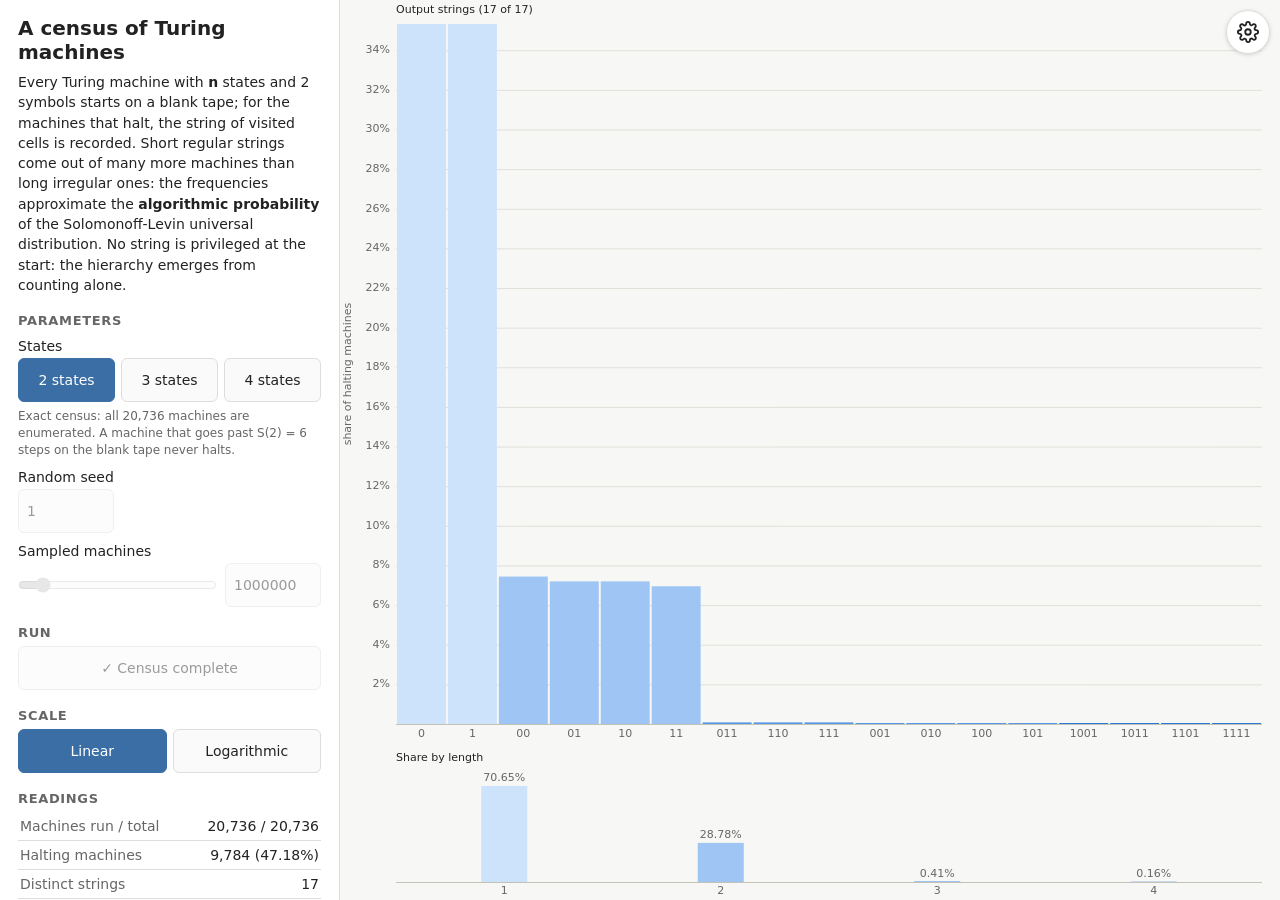
<file: simulations/foundations/turing-census/index.html>
<!DOCTYPE html>
<html lang="it">
<head>
<meta charset="utf-8">
<meta name="viewport" content="width=device-width, initial-scale=1, viewport-fit=cover">
<title>Censimento delle macchine di Turing</title>
<link rel="stylesheet" href="css/style.css">
<link rel="stylesheet" href="../../shared/css/settings.css">
</head>
<body>
<aside id="panel">
  <h1 data-i18n="heading"></h1>
  <p class="intro" data-i18n-html="intro"></p>

  <h2 data-i18n="parameters"></h2>
  <span id="statesLabel" class="label" data-i18n="statesLabel"></span>
  <div class="buttons" role="group" aria-labelledby="statesLabel">
    <button type="button" data-states="2" data-i18n="states2"></button>
    <button type="button" data-states="3" data-i18n="states3"></button>
    <button type="button" data-states="4" data-i18n="states4"></button>
  </div>
  <p class="note" id="modeNote"></p>
  <label for="seed" data-i18n="seedLabel"></label>
  <input type="number" id="seed" min="0" max="99999" step="1" value="1">
  <label id="samplesLabel" for="samples" data-i18n="samplesLabel"></label>
  <div class="row">
    <input type="range" id="samples" min="100000" max="10000000" step="100000" value="1000000">
    <input type="number" id="samplesNum" min="100000" max="10000000" step="100000" value="1000000" aria-labelledby="samplesLabel">
  </div>

  <h2 data-i18n="run"></h2>
  <div class="buttons"><button type="button" id="play" data-i18n="pause"></button></div>

  <h2 data-i18n="scale"></h2>
  <div class="buttons">
    <button type="button" data-scale="lin" data-i18n="scaleLin"></button>
    <button type="button" data-scale="log" data-i18n="scaleLog"></button>
  </div>

  <h2 data-i18n="readings"></h2>
  <table id="readout">
    <tr><th data-i18n="rMachines"></th><td id="rMachines"></td></tr>
    <tr><th data-i18n="rHalting"></th><td id="rHalting"></td></tr>
    <tr><th data-i18n="rDistinct"></th><td id="rDistinct"></td></tr>
    <tr><th data-i18n="rLongest"></th><td id="rLongest"></td></tr>
    <tr><th data-i18n="rTop"></th><td id="rTop"></td></tr>
  </table>

  <h2 data-i18n="legend"></h2>
  <ul class="legend">
    <li><span class="sw sw-bar"></span><span data-i18n="legBar"></span></li>
    <li><span class="sw sw-ramp"></span><span data-i18n="legColour"></span></li>
    <li><span class="sw sw-strip"></span><span data-i18n="legStrip"></span></li>
    <li><span class="sw sw-accent"></span><span data-i18n="legAccent"></span></li>
  </ul>
  <p class="note" data-i18n-html="docNote"></p>
</aside>

<main id="view">
  <div id="graphBox">
    <span id="graphTitle" class="visually-hidden" data-i18n="graphAria"></span>
    <canvas id="graph" role="img" aria-labelledby="graphTitle"></canvas>
    <div id="tooltip" hidden></div>
  </div>
</main>

<script src="js/i18n.js"></script>

<script src="../../shared/js/settings.js"></script>
<script src="js/model.js"></script>
<script src="js/graph.js"></script>
<script src="js/app.js"></script>
</body>
</html>
</file>
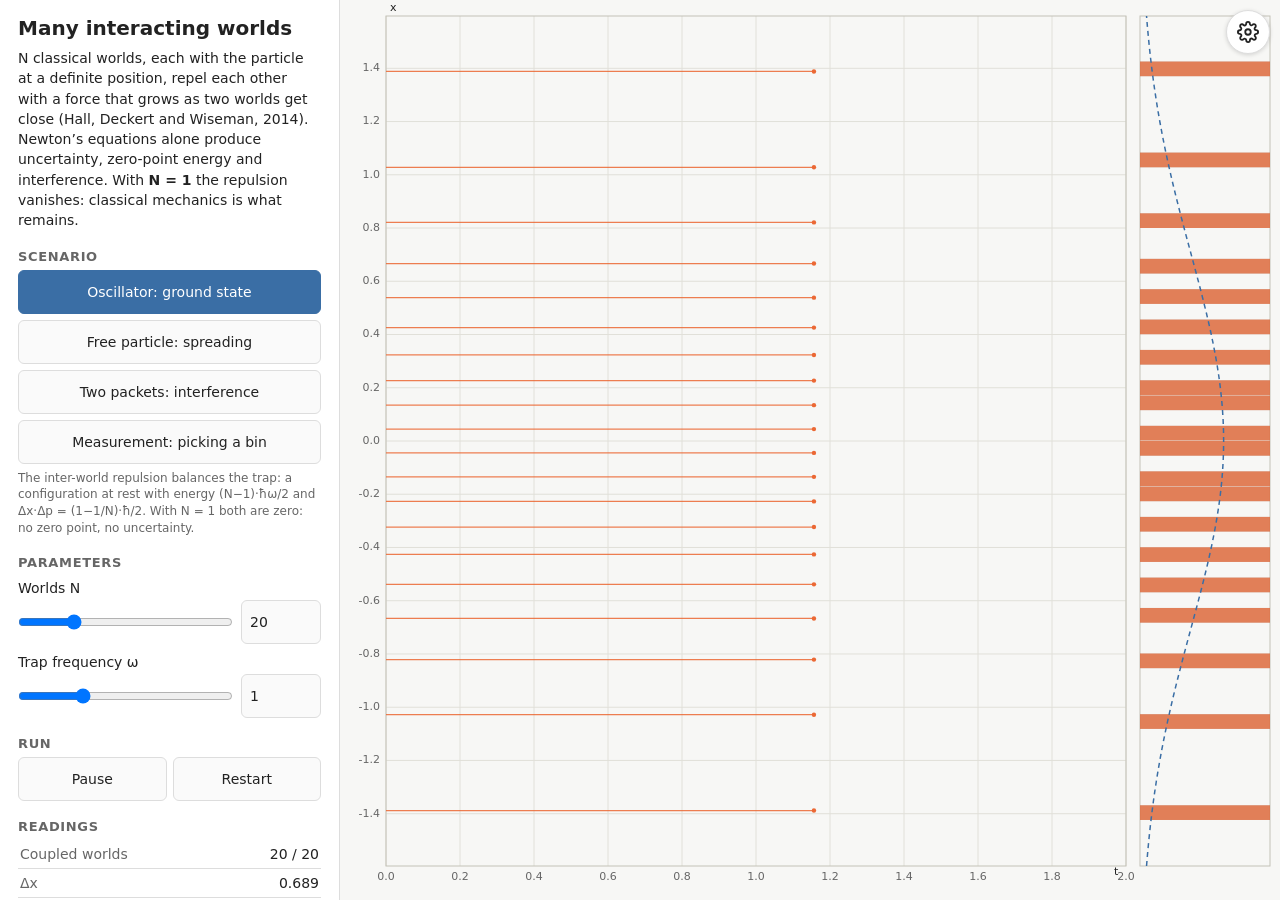
<file: simulations/quantum-mechanics/many-interacting-worlds/index.html>
<!DOCTYPE html>
<html lang="it">
<head>
<meta charset="utf-8">
<meta name="viewport" content="width=device-width, initial-scale=1, viewport-fit=cover">
<title>Molti mondi interagenti</title>
<link rel="stylesheet" href="css/style.css">
<link rel="stylesheet" href="../../shared/css/settings.css">
</head>
<body>
<aside id="panel">
  <h1 data-i18n="heading"></h1>
  <p class="intro" data-i18n-html="intro"></p>

  <h2 data-i18n="scenario"></h2>
  <div class="buttons stack">
    <button type="button" data-scenario="ground" data-i18n="scGround"></button>
    <button type="button" data-scenario="free" data-i18n="scFree"></button>
    <button type="button" data-scenario="collision" data-i18n="scCollision"></button>
    <button type="button" data-scenario="measure" data-i18n="scMeasure"></button>
  </div>
  <p class="note" id="scenarioNote"></p>

  <h2 data-i18n="parameters"></h2>
  <label id="worldsLabel" for="worlds" data-i18n="worldsLabel"></label>
  <div class="row">
    <input type="range" id="worlds" min="1" max="80" step="1" value="20">
    <input type="number" id="worldsNum" min="1" max="80" step="1" value="20" aria-labelledby="worldsLabel">
  </div>
  <label id="omegaLabel" for="omega" data-i18n="omegaLabel"></label>
  <div class="row">
    <input type="range" id="omega" min="0.2" max="3" step="0.1" value="1">
    <input type="number" id="omegaNum" min="0.2" max="3" step="0.1" value="1" aria-labelledby="omegaLabel">
  </div>
  <div id="speedGroup" hidden>
    <label id="speedLabel" for="speed" data-i18n="speedLabel"></label>
    <div class="row">
      <input type="range" id="speed" min="0.5" max="6" step="0.5" value="3">
      <input type="number" id="speedNum" min="0.5" max="6" step="0.5" value="3" aria-labelledby="speedLabel">
    </div>
  </div>
  <div id="deltaGroup" hidden>
    <label id="deltaLabel" for="delta" data-i18n="deltaLabel"></label>
    <div class="row">
      <input type="range" id="delta" min="0.1" max="2" step="0.05" value="0.4">
      <input type="number" id="deltaNum" min="0.1" max="2" step="0.05" value="0.4" aria-labelledby="deltaLabel">
    </div>
    <div class="buttons"><button type="button" id="measureBtn" data-i18n="doMeasure"></button></div>
    <p class="note" id="measureNote"></p>
  </div>

  <h2 data-i18n="run"></h2>
  <div class="buttons">
    <button type="button" id="play" data-i18n="pause"></button>
    <button type="button" id="restart" data-i18n="restart"></button>
  </div>

  <h2 data-i18n="readings"></h2>
  <table id="readout">
    <tr><th data-i18n="rWorlds"></th><td id="rWorlds"></td></tr>
    <tr><th data-i18n="rDx"></th><td id="rDx"></td></tr>
    <tr><th data-i18n="rDp"></th><td id="rDp"></td></tr>
    <tr><th data-i18n="rProduct"></th><td id="rProduct"></td></tr>
    <tr><th data-i18n="rBound"></th><td id="rBound"></td></tr>
    <tr><th data-i18n="rEnergy"></th><td id="rEnergy"></td></tr>
    <tr id="rowEnergyExp"><th data-i18n="rEnergyExp"></th><td id="rEnergyExp"></td></tr>
    <tr id="rowSpread" hidden><th data-i18n="rSpread"></th><td id="rSpread"></td></tr>
  </table>

  <h2 data-i18n="legend"></h2>
  <ul class="legend">
    <li><span class="sw sw-world"></span><span data-i18n="legWorld"></span></li>
    <li><span class="sw sw-chosen"></span><span data-i18n="legChosen"></span></li>
    <li><span class="sw sw-discarded"></span><span data-i18n="legDiscarded"></span></li>
    <li><span class="sw sw-density"></span><span data-i18n="legDensity"></span></li>
    <li><span class="sw sw-theory"></span><span data-i18n="legTheory"></span></li>
  </ul>
  <p class="note" data-i18n-html="docNote"></p>
</aside>

<main id="view">
  <div id="graphBox">
    <span id="graphTitle" class="visually-hidden" data-i18n="graphAria"></span>
    <canvas id="graph" role="img" aria-labelledby="graphTitle"></canvas>
    <div id="tooltip" hidden></div>
  </div>
</main>

<script src="js/i18n.js"></script>

<script src="../../shared/js/settings.js"></script>
<script src="js/model.js"></script>
<script src="js/graph.js"></script>
<script src="js/app.js"></script>
</body>
</html>
</file>
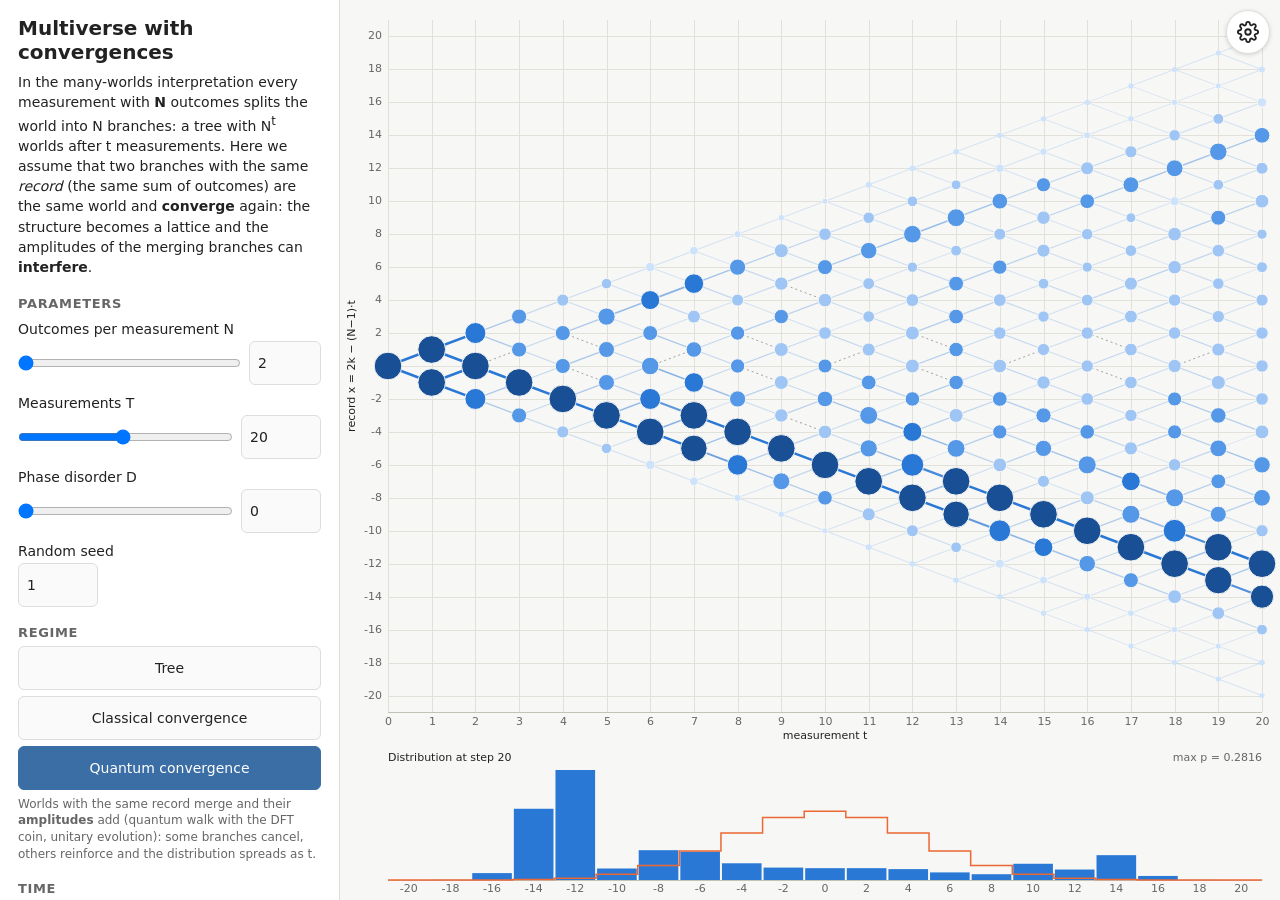
<file: simulations/quantum-mechanics/many-worlds/index.html>
<!DOCTYPE html>
<html lang="it">
<head>
<meta charset="utf-8">
<meta name="viewport" content="width=device-width, initial-scale=1, viewport-fit=cover">
<title>Multiverso con convergenze</title>
<link rel="stylesheet" href="css/style.css">
<link rel="stylesheet" href="../../shared/css/settings.css">
</head>
<body>
<aside id="panel">
  <h1 data-i18n="heading"></h1>
  <p class="intro" data-i18n-html="intro"></p>

  <h2 data-i18n="parameters"></h2>
  <label id="outcomesLabel" for="outcomes" data-i18n="outcomesLabel"></label>
  <div class="row">
    <input type="range" id="outcomes" min="2" max="4" step="1" value="2">
    <input type="number" id="outcomesNum" min="2" max="4" step="1" value="2" aria-labelledby="outcomesLabel">
  </div>
  <label id="stepsLabel" for="steps" data-i18n="stepsLabel"></label>
  <div class="row">
    <input type="range" id="steps" min="1" max="40" step="1" value="20">
    <input type="number" id="stepsNum" min="1" max="40" step="1" value="20" aria-labelledby="stepsLabel">
  </div>
  <p class="note" id="stepsNote" hidden></p>
  <label id="disorderLabel" for="disorder" data-i18n="disorderLabel"></label>
  <div class="row">
    <input type="range" id="disorder" min="0" max="1" step="0.05" value="0">
    <input type="number" id="disorderNum" min="0" max="1" step="0.05" value="0" aria-labelledby="disorderLabel">
  </div>
  <label for="seed" data-i18n="seedLabel"></label>
  <input type="number" id="seed" min="0" max="99999" step="1" value="1">

  <h2 data-i18n="regime"></h2>
  <div class="buttons stack">
    <button type="button" data-regime="tree" data-i18n="regimeTree"></button>
    <button type="button" data-regime="classical" data-i18n="regimeClassical"></button>
    <button type="button" data-regime="quantum" data-i18n="regimeQuantum"></button>
  </div>
  <p class="note" id="regimeNote"></p>

  <h2 data-i18n="time"></h2>
  <label id="stepLabel" for="step" data-i18n="stepLabel"></label>
  <div class="row">
    <input type="range" id="step" min="0" max="20" step="1" value="20">
    <input type="number" id="stepNum" min="0" max="20" step="1" value="20" aria-labelledby="stepLabel">
  </div>
  <div class="buttons"><button type="button" id="play" data-i18n="play"></button></div>

  <h2 data-i18n="view"></h2>
  <div class="buttons">
    <button type="button" data-view="graph" data-i18n="viewGraph"></button>
    <button type="button" data-view="table" data-i18n="viewTable"></button>
  </div>

  <h2 data-i18n="readings"></h2>
  <table id="readout">
    <tr><th data-i18n-html="rWorldsTree"></th><td id="rWorldsTree"></td></tr>
    <tr><th data-i18n="rDistinct"></th><td id="rDistinct"></td></tr>
    <tr><th data-i18n="rEffClassical"></th><td id="rEffClassical"></td></tr>
    <tr><th data-i18n="rEffQuantum"></th><td id="rEffQuantum"></td></tr>
    <tr><th data-i18n="rSigmaClassical"></th><td id="rSigmaClassical"></td></tr>
    <tr><th data-i18n="rSigmaQuantum"></th><td id="rSigmaQuantum"></td></tr>
    <tr><th data-i18n="rSuppressedEdges"></th><td id="rSuppressedEdges"></td></tr>
    <tr><th data-i18n="rSuppressedNodes"></th><td id="rSuppressedNodes"></td></tr>
  </table>

  <h2 data-i18n="legend"></h2>
  <ul class="legend">
    <li><span class="sw sw-node"></span><span data-i18n="legNode"></span></li>
    <li><span class="sw sw-edge"></span><span data-i18n="legEdge"></span></li>
    <li><span class="sw sw-hollow"></span><span data-i18n="legSuppressed"></span></li>
    <li><span class="sw sw-accent"></span><span data-i18n="legHighlight"></span></li>
    <li><span class="sw sw-compare"></span><span data-i18n="legHistogram"></span></li>
  </ul>
  <p class="note" data-i18n-html="docNote"></p>
</aside>

<main id="view">
  <div id="graphBox">
    <span id="graphTitle" class="visually-hidden" data-i18n="graphAria"></span>
    <canvas id="graph" role="img" aria-labelledby="graphTitle"></canvas>
    <div id="tooltip" hidden></div>
  </div>
  <div id="tableBox" hidden>
    <table id="table">
      <caption id="tableCaption"></caption>
      <thead>
        <tr>
          <th data-i18n="thState"></th>
          <th data-i18n="thPaths"></th>
          <th data-i18n="thPClassical"></th>
          <th data-i18n="thPQuantum"></th>
          <th data-i18n="thRatio"></th>
        </tr>
      </thead>
      <tbody id="tableBody"></tbody>
    </table>
  </div>
</main>

<script src="js/i18n.js"></script>

<script src="../../shared/js/settings.js"></script>
<script src="js/model.js"></script>
<script src="js/graph.js"></script>
<script src="js/app.js"></script>
</body>
</html>
</file>
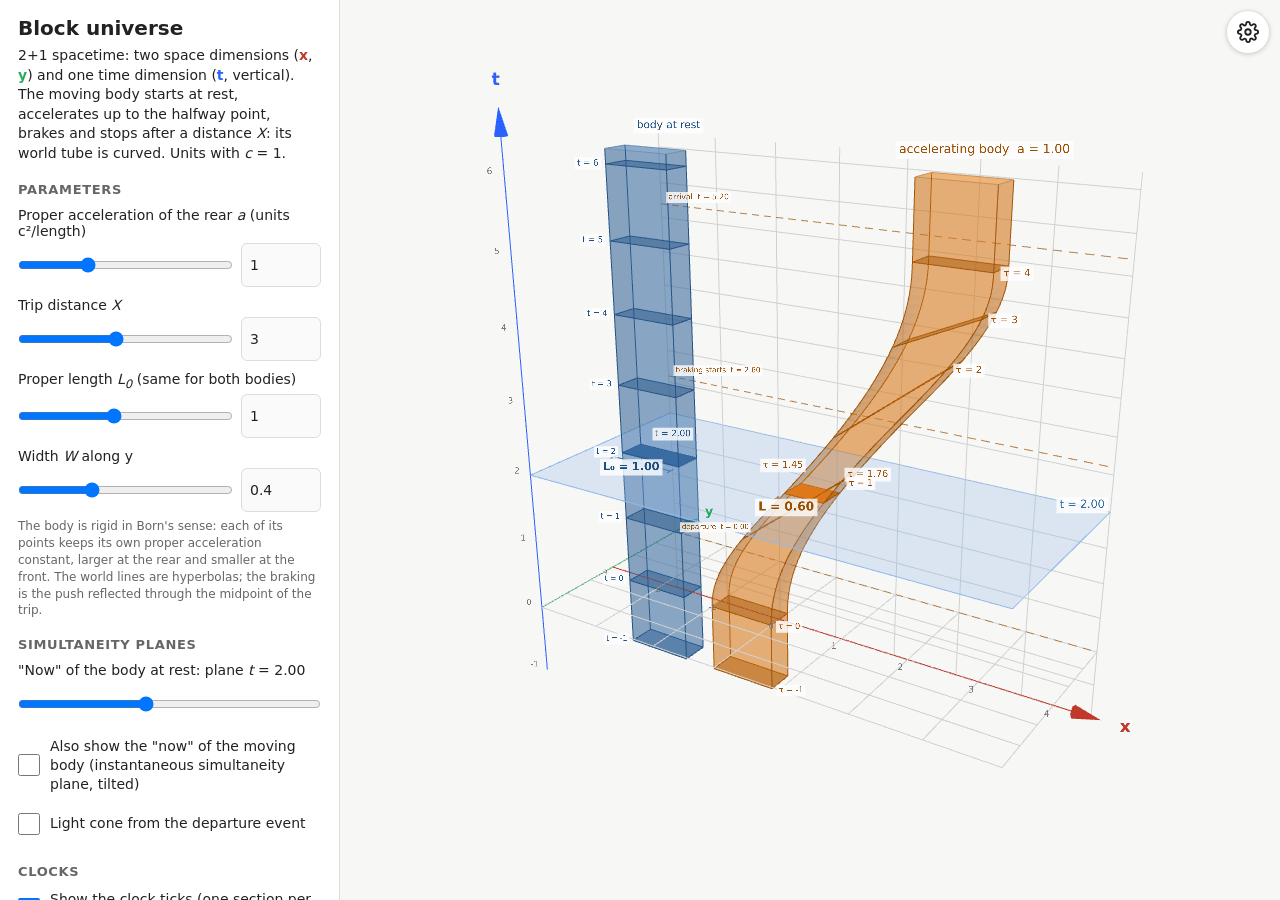
<file: simulations/relativity/accelerated-motion/index.html>
<!DOCTYPE html>
<html lang="it">
<head>
  <meta charset="utf-8">
  <meta name="viewport" content="width=device-width, initial-scale=1">
  <meta name="color-scheme" content="light dark">
  <title>Universo blocco: corpo che accelera</title>
  <link rel="icon" href="data:image/svg+xml,%3Csvg xmlns=%27http://www.w3.org/2000/svg%27 viewBox=%270 0 16 16%27%3E%3Crect x=%271%27 y=%271%27 width=%2714%27 height=%2714%27 rx=%272%27 fill=%27%233a6ea5%27/%3E%3Cpath d=%27M4 13 Q4 6 8 3 Q12 6 12 13 L9 13 Q9 8 8 7 Q7 8 7 13 Z%27 fill=%27%23e07b1a%27/%3E%3C/svg%3E">
  <link rel="stylesheet" href="css/style.css">
  <link rel="stylesheet" href="../../shared/css/settings.css">
</head>
<body>
  <aside id="panel">
    <h1 data-i18n="heading">Universo blocco</h1>
    <p class="intro" data-i18n-html="intro"></p>

    <section>
      <h2 data-i18n="parameters">Parametri</h2>
      <label for="accel" data-i18n-html="aLabel"></label>
      <div class="row">
        <input type="range" id="accel" min="0.1" max="3" step="0.05" value="1">
        <input type="number" id="accelNum" min="0.1" max="3" step="0.05" value="1" aria-labelledby="accel">
      </div>

      <label for="dist" data-i18n-html="XLabel"></label>
      <div class="row">
        <input type="range" id="dist" min="0.5" max="6" step="0.1" value="3">
        <input type="number" id="distNum" min="0.5" max="6" step="0.1" value="3" aria-labelledby="dist">
      </div>

      <label for="L0" data-i18n-html="L0Label"></label>
      <div class="row">
        <input type="range" id="L0" min="0.2" max="2" step="0.1" value="1">
        <input type="number" id="L0Num" min="0.2" max="2" step="0.1" value="1" aria-labelledby="L0">
      </div>

      <label for="W" data-i18n-html="WLabel"></label>
      <div class="row">
        <input type="range" id="W" min="0.1" max="1" step="0.05" value="0.4">
        <input type="number" id="WNum" min="0.1" max="1" step="0.05" value="0.4" aria-labelledby="W">
      </div>
      <p class="note" data-i18n-html="accelNote"></p>
    </section>

    <section>
      <h2 data-i18n="planes">Piani di simultaneità</h2>
      <label for="tNow"><span data-i18n-html="tNowLabel"></span> <span id="tNowVal">2.00</span></label>
      <input type="range" id="tNow" min="-1" max="6" step="0.01" value="2">

      <label class="check">
        <input type="checkbox" id="showMoving">
        <span data-i18n-html="showMoving"></span>
      </label>
      <div id="movingBlock" class="sub hidden">
        <label for="tau"><span data-i18n-html="tauLabel"></span> <span id="tauVal">1.50</span></label>
        <input type="range" id="tau" min="-1" max="5" step="0.01" value="1.5">
        <p class="note" data-i18n="minkowskiNote"></p>
      </div>

      <label class="check">
        <input type="checkbox" id="showCone">
        <span data-i18n="showCone"></span>
      </label>
    </section>

    <section>
      <h2 data-i18n="clocks">Orologi</h2>
      <label class="check">
        <input type="checkbox" id="showTicks" checked>
        <span data-i18n-html="showTicks"></span>
      </label>
      <p class="note" data-i18n-html="ticksNote"></p>
    </section>

    <section>
      <h2 data-i18n="view">Vista</h2>
      <div class="buttons">
        <button type="button" data-view="3d" class="active" data-i18n="view3d">3D</button>
        <button type="button" data-view="side" data-i18n="viewSide">Laterale x–t</button>
        <button type="button" data-view="top" data-i18n="viewTop">Dall'alto x–y</button>
      </div>
      <p class="note" data-i18n="viewHint"></p>
    </section>

    <section>
      <h2 data-i18n="readings">Letture</h2>
      <table id="readout">
        <tr><th colspan="2" class="group" data-i18n="trip"></th></tr>
        <tr><th data-i18n-html="rT"></th><td id="rT"></td></tr>
        <tr><th data-i18n-html="rTauTotal"></th><td id="rTauTotal" class="hl"></td></tr>
        <tr><th data-i18n-html="rTripRatio"></th><td id="rTripRatio"></td></tr>
        <tr><th data-i18n="rBetaMax"></th><td id="rBetaMax"></td></tr>
        <tr><th data-i18n-html="rAfront"></th><td id="rAfront"></td></tr>
        <tr><th colspan="2" class="group" data-i18n="onPlane"></th></tr>
        <tr><th data-i18n-html="rBeta"></th><td id="rBeta"></td></tr>
        <tr><th data-i18n-html="rGamma"></th><td id="rGamma"></td></tr>
        <tr><th data-i18n="rLstat"></th><td id="rLstat"></td></tr>
        <tr><th data-i18n="rLmov"></th><td id="rLmov" class="hl"></td></tr>
        <tr><th data-i18n-html="rLgamma"></th><td id="rLgamma"></td></tr>
        <tr><th data-i18n-html="rRatio"></th><td id="rRatio"></td></tr>
        <tr><th data-i18n="rAngle"></th><td id="rAngle"></td></tr>
        <tr class="movingOnly hidden"><th data-i18n="rMprop"></th><td id="rMprop"></td></tr>
        <tr class="movingOnly hidden"><th data-i18n="rMstat"></th><td id="rMstat" class="hl"></td></tr>
        <tr class="movingOnly hidden"><th data-i18n="rEucl"></th><td id="rEucl"></td></tr>
        <tr><th colspan="2" class="group" data-i18n="clocks"></th></tr>
        <tr><th data-i18n-html="rTstat"></th><td id="rTstat"></td></tr>
        <tr><th data-i18n-html="rTmov"></th><td id="rTmov" class="hl"></td></tr>
        <tr class="movingOnly hidden"><th data-i18n-html="rTmovProper"></th><td id="rTmovProper" class="hl"></td></tr>
        <tr class="movingOnly hidden"><th data-i18n-html="rTstatIn"></th><td id="rTstatIn"></td></tr>
      </table>
    </section>

    <section class="legend">
      <h2 data-i18n="legend">Legenda</h2>
      <ul>
        <li><span class="sw sw-stat"></span> <span data-i18n="legStat"></span></li>
        <li><span class="sw sw-mov"></span> <span data-i18n="legMov"></span></li>
        <li><span class="sw sw-plane"></span> <span data-i18n="legPlane"></span></li>
        <li><span class="sw sw-plane2"></span> <span data-i18n="legPlane2"></span></li>
        <li><span class="sw sw-cone"></span> <span data-i18n="legCone"></span></li>
        <li><span class="sw sw-tick"></span> <span data-i18n="legTick"></span></li>
      </ul>
      <p class="note" data-i18n-html="docNote"></p>
    </section>
  </aside>

  <main id="view"></main>

  <script src="../../shared/lib/three.min.js"></script>
  <script src="../../shared/lib/OrbitControls.js"></script>
  <script src="js/i18n.js"></script>
  <script src="../../shared/js/settings.js"></script>
  <script src="js/physics.js"></script>
  <script src="js/scene.js"></script>
  <script src="js/app.js"></script>
</body>
</html>
</file>
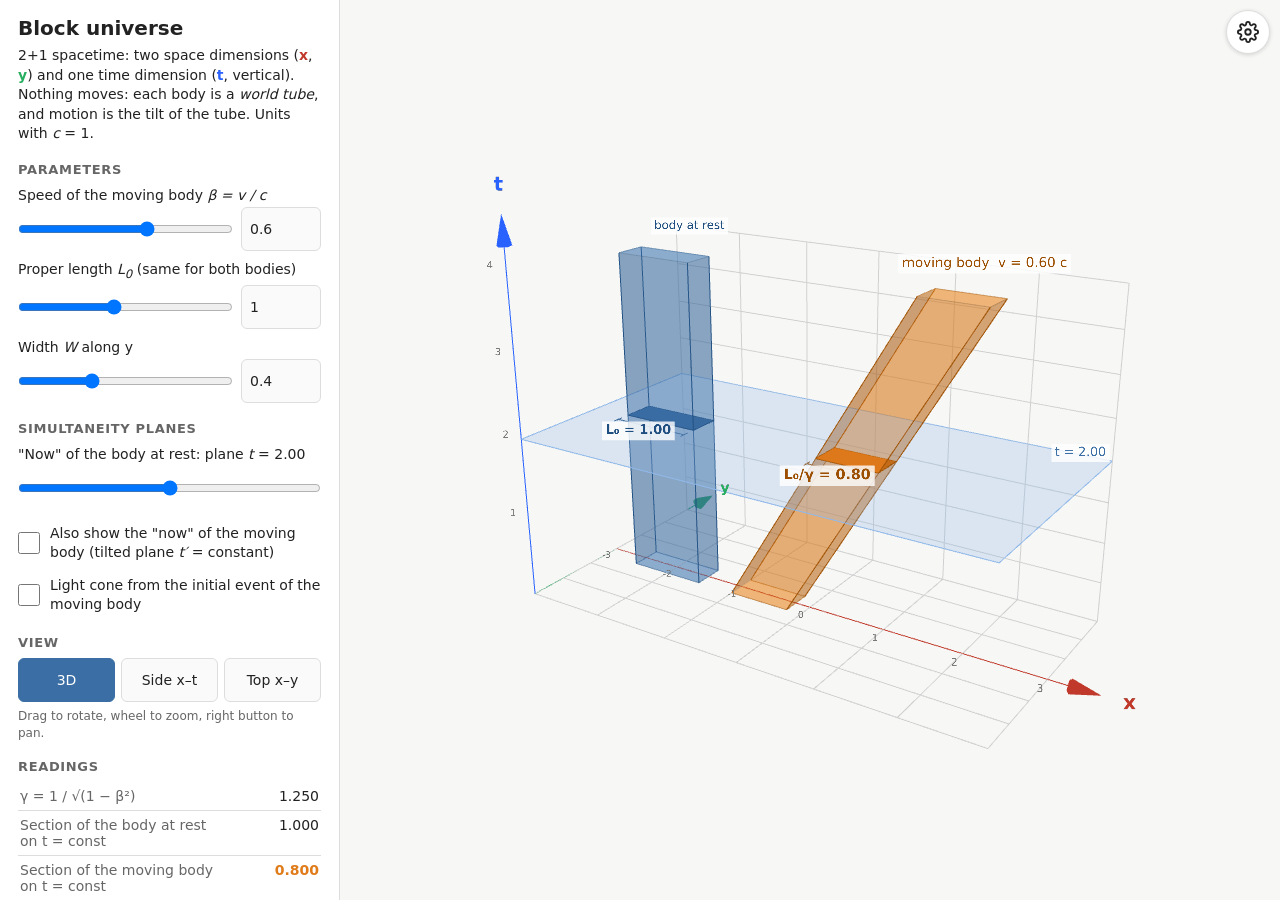
<file: simulations/relativity/length-contraction/index.html>
<!DOCTYPE html>
<html lang="it">
<head>
  <meta charset="utf-8">
  <meta name="viewport" content="width=device-width, initial-scale=1">
  <meta name="color-scheme" content="light dark">
  <title>Universo blocco: contrazione delle lunghezze</title>
  <link rel="icon" href="data:image/svg+xml,%3Csvg xmlns=%27http://www.w3.org/2000/svg%27 viewBox=%270 0 16 16%27%3E%3Crect x=%271%27 y=%271%27 width=%2714%27 height=%2714%27 rx=%272%27 fill=%27%233a6ea5%27/%3E%3Cpath d=%27M4 13 L9 3 L12 3 L7 13 Z%27 fill=%27%23e07b1a%27/%3E%3C/svg%3E">
  <link rel="stylesheet" href="css/style.css">
  <link rel="stylesheet" href="../../shared/css/settings.css">
</head>
<body>
  <aside id="panel">
    <h1 data-i18n="heading">Universo blocco</h1>
    <p class="intro" data-i18n-html="intro"></p>

    <section>
      <h2 data-i18n="parameters">Parametri</h2>
      <label for="beta" data-i18n-html="betaLabel"></label>
      <div class="row">
        <input type="range" id="beta" min="0" max="0.99" step="0.01" value="0.6">
        <input type="number" id="betaNum" min="0" max="0.99" step="0.01" value="0.6" aria-labelledby="beta">
      </div>

      <label for="L0" data-i18n-html="L0Label"></label>
      <div class="row">
        <input type="range" id="L0" min="0.2" max="2" step="0.1" value="1">
        <input type="number" id="L0Num" min="0.2" max="2" step="0.1" value="1" aria-labelledby="L0">
      </div>

      <label for="W" data-i18n-html="WLabel"></label>
      <div class="row">
        <input type="range" id="W" min="0.1" max="1" step="0.05" value="0.4">
        <input type="number" id="WNum" min="0.1" max="1" step="0.05" value="0.4" aria-labelledby="W">
      </div>
    </section>

    <section>
      <h2 data-i18n="planes">Piani di simultaneità</h2>
      <label for="tNow"><span data-i18n-html="tNowLabel"></span> <span id="tNowVal">2.00</span></label>
      <input type="range" id="tNow" min="0" max="4" step="0.01" value="2">

      <label class="check">
        <input type="checkbox" id="showMoving">
        <span data-i18n-html="showMoving"></span>
      </label>
      <div id="movingBlock" class="sub hidden">
        <label for="tau"><span data-i18n-html="tauLabel"></span> <span id="tauVal">2.00</span></label>
        <input type="range" id="tau" min="0" max="4" step="0.01" value="2">
        <p class="note" data-i18n="minkowskiNote"></p>
      </div>

      <label class="check">
        <input type="checkbox" id="showCone">
        <span data-i18n="showCone"></span>
      </label>
    </section>

    <section>
      <h2 data-i18n="view">Vista</h2>
      <div class="buttons">
        <button type="button" data-view="3d" class="active" data-i18n="view3d">3D</button>
        <button type="button" data-view="side" data-i18n="viewSide">Laterale x–t</button>
        <button type="button" data-view="top" data-i18n="viewTop">Dall'alto x–y</button>
      </div>
      <p class="note" data-i18n="viewHint"></p>
    </section>

    <section>
      <h2 data-i18n="readings">Letture</h2>
      <table id="readout">
        <tr><th data-i18n-html="rGamma"></th><td id="rGamma"></td></tr>
        <tr><th data-i18n="rLstat"></th><td id="rLstat"></td></tr>
        <tr><th data-i18n="rLmov"></th><td id="rLmov" class="hl"></td></tr>
        <tr><th data-i18n-html="rRatio"></th><td id="rRatio"></td></tr>
        <tr><th data-i18n="rAngle"></th><td id="rAngle"></td></tr>
        <tr class="movingOnly hidden"><th data-i18n="rMprop"></th><td id="rMprop"></td></tr>
        <tr class="movingOnly hidden"><th data-i18n="rMstat"></th><td id="rMstat" class="hl"></td></tr>
        <tr class="movingOnly hidden"><th data-i18n="rEucl"></th><td id="rEucl"></td></tr>
      </table>
    </section>

    <section class="legend">
      <h2 data-i18n="legend">Legenda</h2>
      <ul>
        <li><span class="sw sw-stat"></span> <span data-i18n="legStat"></span></li>
        <li><span class="sw sw-mov"></span> <span data-i18n="legMov"></span></li>
        <li><span class="sw sw-plane"></span> <span data-i18n="legPlane"></span></li>
        <li><span class="sw sw-plane2"></span> <span data-i18n="legPlane2"></span></li>
        <li><span class="sw sw-cone"></span> <span data-i18n="legCone"></span></li>
      </ul>
      <p class="note" data-i18n-html="docNote"></p>
    </section>
  </aside>

  <main id="view"></main>

  <script src="../../shared/lib/three.min.js"></script>
  <script src="../../shared/lib/OrbitControls.js"></script>
  <script src="js/i18n.js"></script>
  <script src="../../shared/js/settings.js"></script>
  <script src="js/physics.js"></script>
  <script src="js/scene.js"></script>
  <script src="js/app.js"></script>
</body>
</html>
</file>
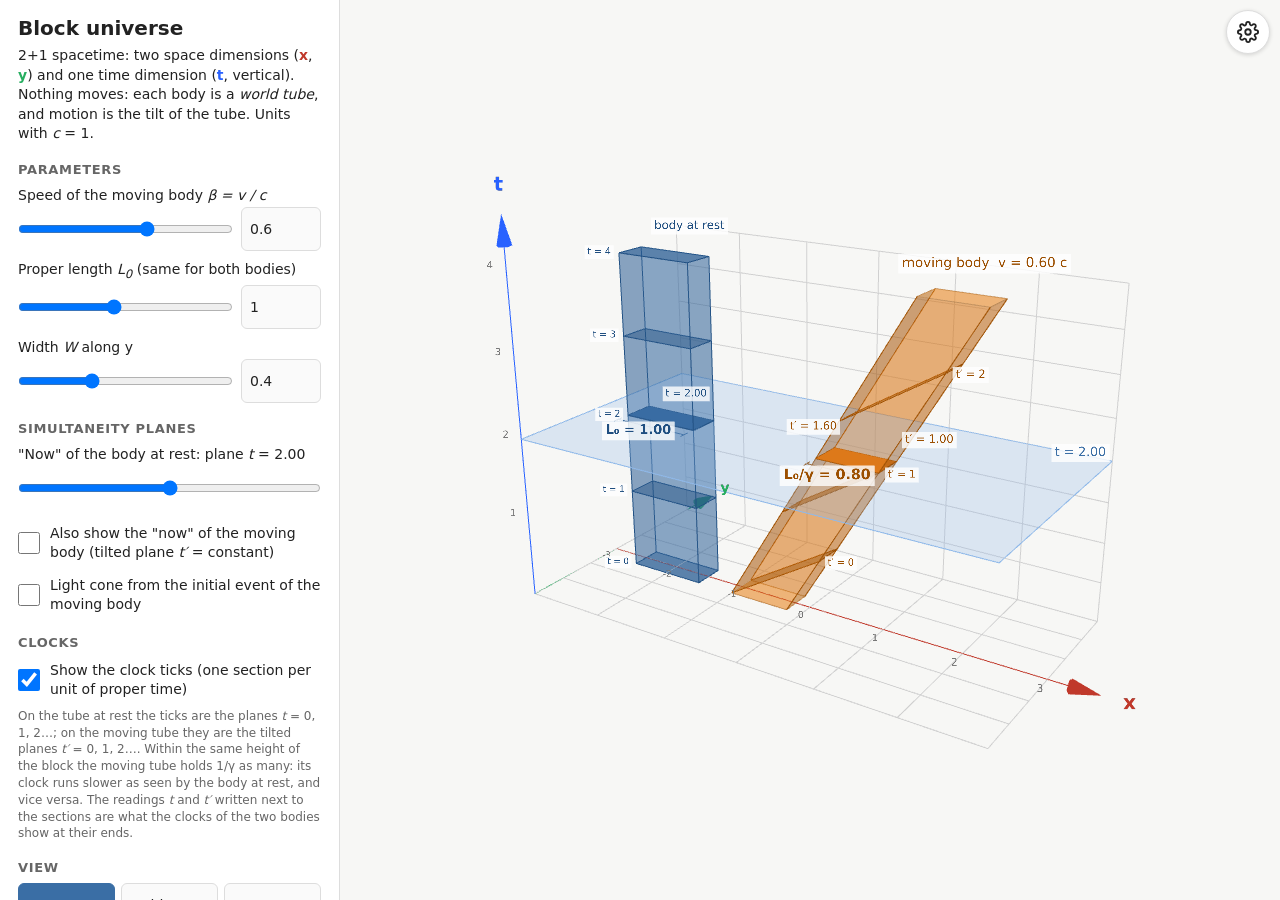
<file: simulations/relativity/time-dilation/index.html>
<!DOCTYPE html>
<html lang="it">
<head>
  <meta charset="utf-8">
  <meta name="viewport" content="width=device-width, initial-scale=1">
  <meta name="color-scheme" content="light dark">
  <title>Universo blocco: contrazione delle lunghezze e dilatazione del tempo</title>
  <link rel="icon" href="data:image/svg+xml,%3Csvg xmlns=%27http://www.w3.org/2000/svg%27 viewBox=%270 0 16 16%27%3E%3Crect x=%271%27 y=%271%27 width=%2714%27 height=%2714%27 rx=%272%27 fill=%27%233a6ea5%27/%3E%3Cpath d=%27M4 13 L9 3 L12 3 L7 13 Z%27 fill=%27%23e07b1a%27/%3E%3C/svg%3E">
  <link rel="stylesheet" href="css/style.css">
  <link rel="stylesheet" href="../../shared/css/settings.css">
</head>
<body>
  <aside id="panel">
    <h1 data-i18n="heading">Universo blocco</h1>
    <p class="intro" data-i18n-html="intro"></p>

    <section>
      <h2 data-i18n="parameters">Parametri</h2>
      <label for="beta" data-i18n-html="betaLabel"></label>
      <div class="row">
        <input type="range" id="beta" min="0" max="0.99" step="0.01" value="0.6">
        <input type="number" id="betaNum" min="0" max="0.99" step="0.01" value="0.6" aria-labelledby="beta">
      </div>

      <label for="L0" data-i18n-html="L0Label"></label>
      <div class="row">
        <input type="range" id="L0" min="0.2" max="2" step="0.1" value="1">
        <input type="number" id="L0Num" min="0.2" max="2" step="0.1" value="1" aria-labelledby="L0">
      </div>

      <label for="W" data-i18n-html="WLabel"></label>
      <div class="row">
        <input type="range" id="W" min="0.1" max="1" step="0.05" value="0.4">
        <input type="number" id="WNum" min="0.1" max="1" step="0.05" value="0.4" aria-labelledby="W">
      </div>
    </section>

    <section>
      <h2 data-i18n="planes">Piani di simultaneità</h2>
      <label for="tNow"><span data-i18n-html="tNowLabel"></span> <span id="tNowVal">2.00</span></label>
      <input type="range" id="tNow" min="0" max="4" step="0.01" value="2">

      <label class="check">
        <input type="checkbox" id="showMoving">
        <span data-i18n-html="showMoving"></span>
      </label>
      <div id="movingBlock" class="sub hidden">
        <label for="tau"><span data-i18n-html="tauLabel"></span> <span id="tauVal">2.00</span></label>
        <input type="range" id="tau" min="0" max="4" step="0.01" value="2">
        <p class="note" data-i18n="minkowskiNote"></p>
      </div>

      <label class="check">
        <input type="checkbox" id="showCone">
        <span data-i18n="showCone"></span>
      </label>
    </section>

    <section>
      <h2 data-i18n="clocks">Orologi</h2>
      <label class="check">
        <input type="checkbox" id="showTicks" checked>
        <span data-i18n-html="showTicks"></span>
      </label>
      <p class="note" data-i18n-html="ticksNote"></p>
    </section>

    <section>
      <h2 data-i18n="view">Vista</h2>
      <div class="buttons">
        <button type="button" data-view="3d" class="active" data-i18n="view3d">3D</button>
        <button type="button" data-view="side" data-i18n="viewSide">Laterale x–t</button>
        <button type="button" data-view="top" data-i18n="viewTop">Dall'alto x–y</button>
      </div>
      <p class="note" data-i18n="viewHint"></p>
    </section>

    <section>
      <h2 data-i18n="readings">Letture</h2>
      <table id="readout">
        <tr><th data-i18n-html="rGamma"></th><td id="rGamma"></td></tr>
        <tr><th data-i18n="rLstat"></th><td id="rLstat"></td></tr>
        <tr><th data-i18n="rLmov"></th><td id="rLmov" class="hl"></td></tr>
        <tr><th data-i18n-html="rRatio"></th><td id="rRatio"></td></tr>
        <tr><th data-i18n="rAngle"></th><td id="rAngle"></td></tr>
        <tr class="movingOnly hidden"><th data-i18n="rMprop"></th><td id="rMprop"></td></tr>
        <tr class="movingOnly hidden"><th data-i18n="rMstat"></th><td id="rMstat" class="hl"></td></tr>
        <tr class="movingOnly hidden"><th data-i18n="rEucl"></th><td id="rEucl"></td></tr>
        <tr><th colspan="2" class="group" data-i18n="clocks"></th></tr>
        <tr><th data-i18n-html="rTstat"></th><td id="rTstat"></td></tr>
        <tr><th data-i18n-html="rTmov"></th><td id="rTmov" class="hl"></td></tr>
        <tr><th data-i18n-html="rTratio"></th><td id="rTratio"></td></tr>
        <tr><th data-i18n="rProper"></th><td id="rProper" class="hl"></td></tr>
        <tr class="movingOnly hidden"><th data-i18n-html="rTmovProper"></th><td id="rTmovProper"></td></tr>
        <tr class="movingOnly hidden"><th data-i18n-html="rTstatIn"></th><td id="rTstatIn" class="hl"></td></tr>
      </table>
    </section>

    <section class="legend">
      <h2 data-i18n="legend">Legenda</h2>
      <ul>
        <li><span class="sw sw-stat"></span> <span data-i18n="legStat"></span></li>
        <li><span class="sw sw-mov"></span> <span data-i18n="legMov"></span></li>
        <li><span class="sw sw-plane"></span> <span data-i18n="legPlane"></span></li>
        <li><span class="sw sw-plane2"></span> <span data-i18n="legPlane2"></span></li>
        <li><span class="sw sw-cone"></span> <span data-i18n="legCone"></span></li>
        <li><span class="sw sw-tick"></span> <span data-i18n="legTick"></span></li>
      </ul>
      <p class="note" data-i18n-html="docNote"></p>
    </section>
  </aside>

  <main id="view"></main>

  <script src="../../shared/lib/three.min.js"></script>
  <script src="../../shared/lib/OrbitControls.js"></script>
  <script src="js/i18n.js"></script>
  <script src="../../shared/js/settings.js"></script>
  <script src="js/physics.js"></script>
  <script src="js/scene.js"></script>
  <script src="js/app.js"></script>
</body>
</html>
</file>
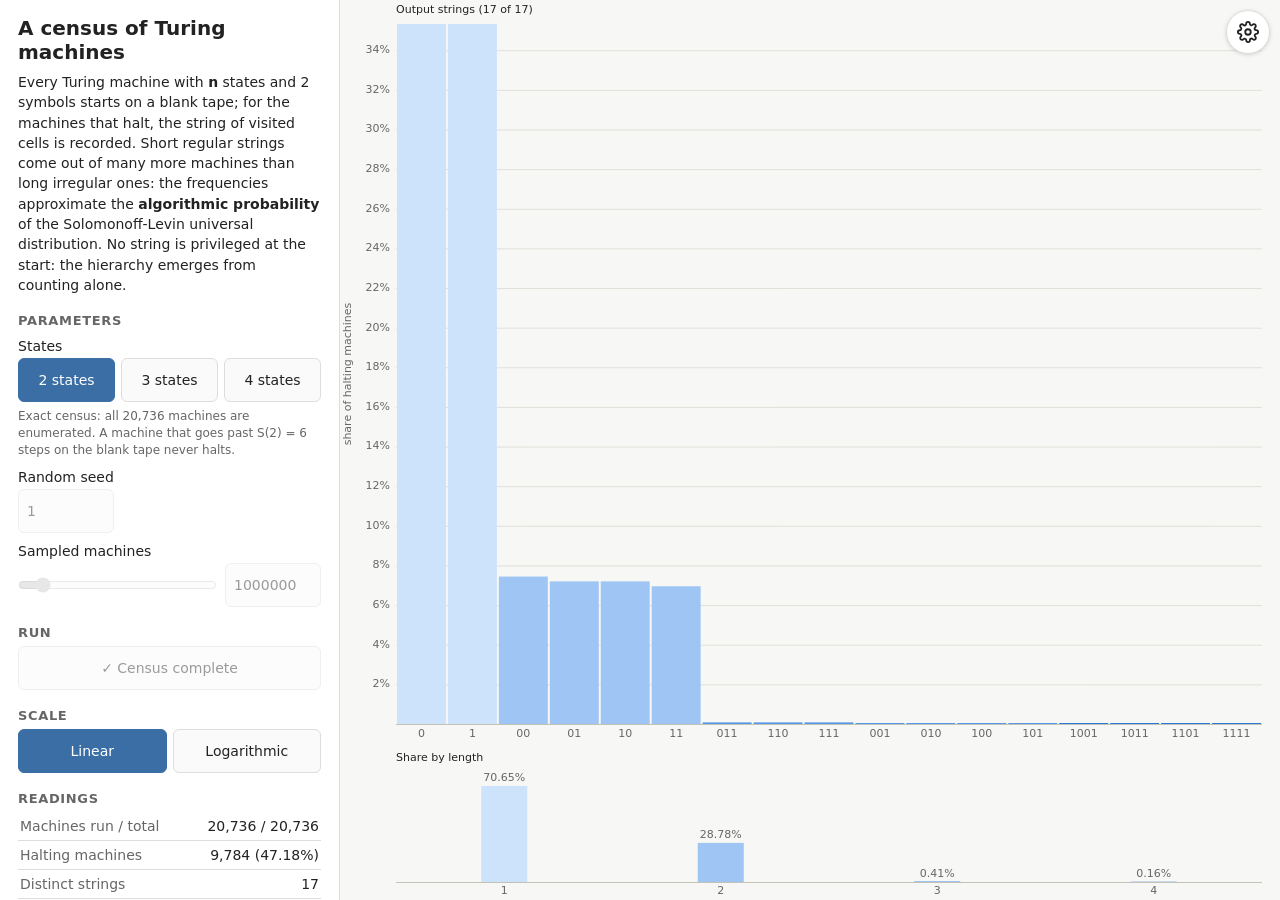
<file: simulations/foundations/turing-census/turing-census.standalone.html>
<!DOCTYPE html>
<html lang="it">
<head>
<meta charset="utf-8">
<meta name="viewport" content="width=device-width, initial-scale=1, viewport-fit=cover">
<title>Censimento delle macchine di Turing</title>
<style>
/* Theme tokens: light on :root, dark for the system preference (unless light is forced) and for the explicit choice */
:root {
  --bg: #f7f7f5;
  --panel: #ffffff;
  --control: #fafafa;
  --text: #222;
  --muted: #666;
  --border: #ddd;
  --stat: #3a6ea5;
  --mov: #e07b1a;
  --grid: #e1e0d9;
  --axis: #c3c2b7;
  --accent: #eb6834;
  --ramp-1: #cde2fb;
  --ramp-2: #9ec5f4;
  --ramp-3: #5598e7;
  --ramp-4: #2a78d6;
  --ramp-5: #184f95;
  color-scheme: light;
}

@media (prefers-color-scheme: dark) {
  :root:not([data-theme="light"]) {
    --bg: #1b1d22;
    --panel: #23262d;
    --control: #2c3038;
    --text: #e6e6e6;
    --muted: #a0a3aa;
    --border: #3a3d45;
    --grid: #2c2c2a;
    --axis: #383835;
    --accent: #d95926;
    --ramp-1: #184f95;
    --ramp-2: #256abf;
    --ramp-3: #3987e5;
    --ramp-4: #6da7ec;
    --ramp-5: #b7d3f6;
    color-scheme: dark;
  }
}

:root[data-theme="dark"] {
  --bg: #1b1d22;
  --panel: #23262d;
  --control: #2c3038;
  --text: #e6e6e6;
  --muted: #a0a3aa;
  --border: #3a3d45;
  --grid: #2c2c2a;
  --axis: #383835;
  --accent: #d95926;
  --ramp-1: #184f95;
  --ramp-2: #256abf;
  --ramp-3: #3987e5;
  --ramp-4: #6da7ec;
  --ramp-5: #b7d3f6;
  color-scheme: dark;
}

* { box-sizing: border-box; }

html, body {
  margin: 0;
  height: 100%;
  font-family: system-ui, -apple-system, "Segoe UI", Roboto, sans-serif;
  font-size: 14px;
  color: var(--text);
  background: var(--bg);
}

body { display: flex; }

#panel {
  width: 340px;
  flex: 0 0 340px;
  height: 100%;
  overflow-y: auto;
  padding: 16px 18px 24px;
  background: var(--panel);
  border-right: 1px solid var(--border);
}

#view { flex: 1 1 auto; height: 100%; min-width: 0; position: relative; }

#graphBox { position: absolute; inset: 0; }
#graphBox canvas { display: block; }

h1 { font-size: 20px; margin: 0 0 8px; }
h2 { font-size: 13px; text-transform: uppercase; letter-spacing: .05em; color: var(--muted); margin: 18px 0 6px; }
.intro { margin: 0; line-height: 1.45; }

label, .label { display: block; margin: 10px 0 4px; }

input[type=range] { width: 100%; height: 44px; margin: 0; cursor: pointer; }
input[type=number], select {
  min-height: 44px;
  padding: 4px 8px;
  border: 1px solid var(--border);
  border-radius: 6px;
  background: var(--control);
  color: var(--text);
  font: inherit;
}
input[type=number] { width: 96px; }

.row { display: flex; gap: 8px; align-items: center; }
.row input[type=range] { flex: 1 1 auto; }

.note { color: var(--muted); font-size: 12px; line-height: 1.4; margin: 6px 0 0; }

.buttons { display: flex; gap: 6px; }
.buttons button {
  flex: 1 1 0;
  min-height: 44px;
  padding: 6px 4px;
  border: 1px solid var(--border);
  border-radius: 6px;
  background: var(--control);
  color: var(--text);
  cursor: pointer;
  font: inherit;
}
.buttons button.active { background: var(--stat); color: #fff; border-color: var(--stat); }
input:disabled, .buttons button:disabled { opacity: .45; cursor: default; }

:focus-visible { outline: 2px solid var(--mov); outline-offset: 2px; }

#readout { width: 100%; border-collapse: collapse; }
#readout th { text-align: left; font-weight: normal; color: var(--muted); width: 60%; }
#readout td { text-align: right; font-variant-numeric: tabular-nums; white-space: nowrap; }
#readout th, #readout td { padding: 6px 2px; border-bottom: 1px solid var(--border); }

.legend { list-style: none; margin: 0; padding: 0; }
.legend li { display: flex; align-items: center; gap: 8px; margin: 4px 0; }
.sw { flex: 0 0 auto; display: inline-block; width: 18px; height: 12px; border-radius: 2px; }
.sw-bar { background: var(--ramp-3); }
.sw-ramp { background: linear-gradient(90deg, var(--ramp-1), var(--ramp-5)); }
.sw-strip { background: var(--ramp-2); }
.sw-accent { background: var(--accent); }

#tooltip {
  position: absolute;
  pointer-events: none;
  max-width: 260px;
  padding: 6px 8px;
  border: 1px solid var(--border);
  border-radius: 6px;
  background: var(--panel);
  color: var(--text);
  font-size: 12px;
  box-shadow: 0 2px 8px rgba(0, 0, 0, .15);
}
#tooltip b { display: block; margin-bottom: 4px; }
#tooltip div { display: flex; justify-content: space-between; gap: 12px; }
#tooltip div span:first-child { color: var(--muted); }
#tooltip div span:last-child { font-variant-numeric: tabular-nums; }

.visually-hidden { position: absolute; width: 1px; height: 1px; overflow: hidden; clip: rect(0 0 0 0); white-space: nowrap; }

@media (max-width: 760px) {
  body { flex-direction: column; }
  #panel { width: 100%; flex: 0 0 auto; height: auto; max-height: 50%; border-right: 0; border-bottom: 1px solid var(--border); }
  #view { height: 50%; }
}

</style>
<style>
/* Language and theme overlay (shared/js/settings.js); colors come from the page's theme tokens */
.settings-overlay { position: fixed; top: 10px; right: 10px; z-index: 10; }

.settings-toggle {
  display: grid;
  place-items: center;
  width: 44px;
  height: 44px;
  padding: 0;
  border: 1px solid var(--border);
  border-radius: 50%;
  background: var(--panel);
  color: var(--text);
  cursor: pointer;
  box-shadow: 0 1px 4px rgba(0, 0, 0, .15);
}
.settings-toggle svg { width: 22px; height: 22px; }

.settings-panel {
  position: absolute;
  top: 52px;
  right: 0;
  width: 260px;
  max-width: calc(100vw - 20px);
  display: grid;
  grid-template-columns: auto 1fr;
  gap: 8px 10px;
  align-items: center;
  padding: 12px 14px 14px;
  border: 1px solid var(--border);
  border-radius: 8px;
  background: var(--panel);
  box-shadow: 0 4px 16px rgba(0, 0, 0, .2);
}
.settings-panel[hidden] { display: none; }
.settings-panel h2 { grid-column: 1 / -1; margin: 0; }
.settings-panel label { margin: 0; }

/* on narrow screens the side panel is on top: keep its title clear of the button */
@media (max-width: 760px) {
  #panel h1 { padding-right: 52px; }
}

</style>
</head>
<body>
<aside id="panel">
  <h1 data-i18n="heading"></h1>
  <p class="intro" data-i18n-html="intro"></p>

  <h2 data-i18n="parameters"></h2>
  <span id="statesLabel" class="label" data-i18n="statesLabel"></span>
  <div class="buttons" role="group" aria-labelledby="statesLabel">
    <button type="button" data-states="2" data-i18n="states2"></button>
    <button type="button" data-states="3" data-i18n="states3"></button>
    <button type="button" data-states="4" data-i18n="states4"></button>
  </div>
  <p class="note" id="modeNote"></p>
  <label for="seed" data-i18n="seedLabel"></label>
  <input type="number" id="seed" min="0" max="99999" step="1" value="1">
  <label id="samplesLabel" for="samples" data-i18n="samplesLabel"></label>
  <div class="row">
    <input type="range" id="samples" min="100000" max="10000000" step="100000" value="1000000">
    <input type="number" id="samplesNum" min="100000" max="10000000" step="100000" value="1000000" aria-labelledby="samplesLabel">
  </div>

  <h2 data-i18n="run"></h2>
  <div class="buttons"><button type="button" id="play" data-i18n="pause"></button></div>

  <h2 data-i18n="scale"></h2>
  <div class="buttons">
    <button type="button" data-scale="lin" data-i18n="scaleLin"></button>
    <button type="button" data-scale="log" data-i18n="scaleLog"></button>
  </div>

  <h2 data-i18n="readings"></h2>
  <table id="readout">
    <tr><th data-i18n="rMachines"></th><td id="rMachines"></td></tr>
    <tr><th data-i18n="rHalting"></th><td id="rHalting"></td></tr>
    <tr><th data-i18n="rDistinct"></th><td id="rDistinct"></td></tr>
    <tr><th data-i18n="rLongest"></th><td id="rLongest"></td></tr>
    <tr><th data-i18n="rTop"></th><td id="rTop"></td></tr>
  </table>

  <h2 data-i18n="legend"></h2>
  <ul class="legend">
    <li><span class="sw sw-bar"></span><span data-i18n="legBar"></span></li>
    <li><span class="sw sw-ramp"></span><span data-i18n="legColour"></span></li>
    <li><span class="sw sw-strip"></span><span data-i18n="legStrip"></span></li>
    <li><span class="sw sw-accent"></span><span data-i18n="legAccent"></span></li>
  </ul>
  <p class="note" data-i18n-html="docNote"></p>
</aside>

<main id="view">
  <div id="graphBox">
    <span id="graphTitle" class="visually-hidden" data-i18n="graphAria"></span>
    <canvas id="graph" role="img" aria-labelledby="graphTitle"></canvas>
    <div id="tooltip" hidden></div>
  </div>
</main>

<script>
/*
 * i18n.js: UI dictionaries (Italian default, English). Every user-visible string
 * lives here; the markup only carries data-i18n / data-i18n-html keys.
 */
(function (root) {
  'use strict';

  var DICT = {
    it: {
      name: 'Italiano',
      title: 'Censimento delle macchine di Turing',
      heading: 'Censimento delle macchine di Turing',
      intro: 'Tutte le macchine di Turing con <b>n</b> stati e 2 simboli partono dal nastro vuoto; delle macchine che si fermano si registra la stringa delle celle visitate. Le stringhe corte e regolari escono da molte più macchine di quelle lunghe e irregolari: le frequenze approssimano la <b>probabilità algoritmica</b> della distribuzione universale di Solomonoff e Levin. Nessuna stringa è privilegiata in partenza: la gerarchia emerge dal solo contare.',
      settings: 'Impostazioni',
      language: 'Lingua',
      theme: 'Tema',
      themeSystem: 'Sistema',
      themeLight: 'Chiaro',
      themeDark: 'Scuro',
      parameters: 'Parametri',
      statesLabel: 'Stati',
      states2: '2 stati',
      states3: '3 stati',
      states4: '4 stati',
      modeNoteFull: 'Censimento esatto: tutte le {total} macchine vengono enumerate. Una macchina che supera S({n}) = {cap} passi sul nastro vuoto non si ferma mai.',
      modeNoteSample: 'Con 4 stati le macchine sono {total}: troppe da enumerare. Si estrae un campione casuale riproducibile dal seme, con limite di S(4) = 107 passi.',
      seedLabel: 'Seme casuale',
      samplesLabel: 'Macchine campionate',
      run: 'Esecuzione',
      play: '▶ Riprendi',
      pause: '❙❙ Pausa',
      done: '✓ Censimento completo',
      scale: 'Scala',
      scaleLin: 'Lineare',
      scaleLog: 'Logaritmica',
      readings: 'Letture',
      rMachines: 'Macchine eseguite / totali',
      rHalting: 'Macchine che si fermano',
      rDistinct: 'Stringhe distinte',
      rLongest: 'Corsa più lunga / limite S(n)',
      rTop: 'Stringa più frequente',
      legend: 'Legenda',
      legBar: 'Barra: una stringa prodotta; altezza = quota delle macchine che si fermano',
      legColour: 'Colore = lunghezza della stringa (la scala satura a 5)',
      legStrip: 'Striscia in basso: quota totale per lunghezza',
      legAccent: 'Barra sotto il puntatore; contorno pieno = stringa speculare, tratteggiato = complemento 0↔1',
      docNote: 'Modello e verifiche: <a href="../../../docs/foundations/algorithmic-probability-simulation-guide.it.md">docs/foundations/algorithmic-probability-simulation-guide.it.md</a>; teoria e bibliografia: <a href="../../../docs/foundations/algorithmic-probability-theory.it.md">docs/foundations/algorithmic-probability-theory.it.md</a>.',
      barTitle: 'Stringhe prodotte ({shown} di {distinct})',
      lenTitle: 'Quota per lunghezza',
      axisShare: 'quota delle macchine che si fermano',
      ttShare: 'Quota',
      ttMachines: 'Macchine',
      ttRank: 'Posizione',
      ttBits: 'Complessità stimata (bit)',
      ttMirror: 'Speculare {s}',
      ttComplement: 'Complemento {s}',
      graphAria: 'Istogramma delle stringhe prodotte dalle macchine di Turing che si fermano: altezza = quota, colore = lunghezza della stringa; sotto, la quota totale per ogni lunghezza.'
    },
    en: {
      name: 'English',
      title: 'A census of Turing machines',
      heading: 'A census of Turing machines',
      intro: 'Every Turing machine with <b>n</b> states and 2 symbols starts on a blank tape; for the machines that halt, the string of visited cells is recorded. Short regular strings come out of many more machines than long irregular ones: the frequencies approximate the <b>algorithmic probability</b> of the Solomonoff-Levin universal distribution. No string is privileged at the start: the hierarchy emerges from counting alone.',
      settings: 'Settings',
      language: 'Language',
      theme: 'Theme',
      themeSystem: 'System',
      themeLight: 'Light',
      themeDark: 'Dark',
      parameters: 'Parameters',
      statesLabel: 'States',
      states2: '2 states',
      states3: '3 states',
      states4: '4 states',
      modeNoteFull: 'Exact census: all {total} machines are enumerated. A machine that goes past S({n}) = {cap} steps on the blank tape never halts.',
      modeNoteSample: 'With 4 states there are {total} machines: too many to enumerate. A reproducible random sample is drawn from the seed, capped at S(4) = 107 steps.',
      seedLabel: 'Random seed',
      samplesLabel: 'Sampled machines',
      run: 'Run',
      play: '▶ Resume',
      pause: '❙❙ Pause',
      done: '✓ Census complete',
      scale: 'Scale',
      scaleLin: 'Linear',
      scaleLog: 'Logarithmic',
      readings: 'Readings',
      rMachines: 'Machines run / total',
      rHalting: 'Halting machines',
      rDistinct: 'Distinct strings',
      rLongest: 'Longest run / cap S(n)',
      rTop: 'Most frequent string',
      legend: 'Legend',
      legBar: 'Bar: one output string; height = share of the halting machines',
      legColour: 'Colour = length of the string (the scale saturates at 5)',
      legStrip: 'Bottom strip: total share per length',
      legAccent: 'Bar under the pointer; solid outline = mirrored string, dashed = 0↔1 complement',
      docNote: 'Model and checks: <a href="../../../docs/foundations/algorithmic-probability-simulation-guide.en.md">docs/foundations/algorithmic-probability-simulation-guide.en.md</a>; theory and bibliography: <a href="../../../docs/foundations/algorithmic-probability-theory.en.md">docs/foundations/algorithmic-probability-theory.en.md</a>.',
      barTitle: 'Output strings ({shown} of {distinct})',
      lenTitle: 'Share by length',
      axisShare: 'share of halting machines',
      ttShare: 'Share',
      ttMachines: 'Machines',
      ttRank: 'Rank',
      ttBits: 'Estimated complexity (bits)',
      ttMirror: 'Mirror {s}',
      ttComplement: 'Complement {s}',
      graphAria: 'Histogram of the strings produced by the halting Turing machines: height = share, colour = string length; below, the total share per length.'
    }
  };

  var current = 'it';

  function t(key, vars) {
    var s = (DICT[current] && DICT[current][key]) || DICT.it[key] || key;
    if (vars) Object.keys(vars).forEach(function (k) { s = s.replace('{' + k + '}', vars[k]); });
    return s;
  }

  function apply(rootEl) {
    rootEl = rootEl || document;
    rootEl.querySelectorAll('[data-i18n]').forEach(function (el) { el.textContent = t(el.dataset.i18n); });
    rootEl.querySelectorAll('[data-i18n-html]').forEach(function (el) { el.innerHTML = t(el.dataset.i18nHtml); });
    document.documentElement.lang = current;
    document.title = t('title');
  }

  function setLanguage(lang) {
    current = DICT[lang] ? lang : 'it';
    return current;
  }

  /* Returns the keys missing from any language ('lang:key'); empty when the dictionaries match. */
  function check() {
    var missing = [], langs = Object.keys(DICT);
    langs.forEach(function (a) {
      Object.keys(DICT[a]).forEach(function (key) {
        langs.forEach(function (b) { if (!(key in DICT[b])) missing.push(b + ':' + key); });
      });
    });
    return missing;
  }

  root.I18n = {
    t: t,
    apply: apply,
    setLanguage: setLanguage,
    getLanguage: function () { return current; },
    languages: function () { return Object.keys(DICT).map(function (l) { return { code: l, name: DICT[l].name }; }); },
    check: check
  };
})(typeof self !== 'undefined' ? self : this);

</script>

<script>
/*
 * settings.js: language and theme overlay shared by every simulation (gear button,
 * top right). Choices are stored under the same keys for all simulations; ?lang= in
 * the URL overrides the stored language.
 *
 * Needs the page's I18n with the keys settings, language, theme, themeSystem, themeLight,
 * themeDark. Settings.init(onChange) applies the stored choices and returns the resolved
 * theme ('light' or 'dark'); onChange(theme) is called after every later change, so the
 * page can redraw what is not styled by CSS (canvas, WebGL) and re-translate dynamic text.
 */
(function (root) {
  'use strict';

  var STORAGE = { lang: 'realitymodels.lang', theme: 'realitymodels.theme' };
  var GEAR = '<svg viewBox="0 0 24 24" aria-hidden="true" fill="none" stroke="currentColor" stroke-width="2" stroke-linecap="round" stroke-linejoin="round">' +
    '<circle cx="12" cy="12" r="3"/><path d="M19.4 15a1.7 1.7 0 0 0 .3 1.8l.1.1a2 2 0 1 1-2.8 2.8l-.1-.1a1.7 1.7 0 0 0-1.8-.3 1.7 1.7 0 0 0-1 1.5V21a2 2 0 1 1-4 0v-.1a1.7 1.7 0 0 0-1.1-1.5 1.7 1.7 0 0 0-1.8.3l-.1.1a2 2 0 1 1-2.8-2.8l.1-.1a1.7 1.7 0 0 0 .3-1.8 1.7 1.7 0 0 0-1.5-1H3a2 2 0 1 1 0-4h.1a1.7 1.7 0 0 0 1.5-1.1 1.7 1.7 0 0 0-.3-1.8l-.1-.1a2 2 0 1 1 2.8-2.8l.1.1a1.7 1.7 0 0 0 1.8.3H9a1.7 1.7 0 0 0 1-1.5V3a2 2 0 1 1 4 0v.1a1.7 1.7 0 0 0 1 1.5 1.7 1.7 0 0 0 1.8-.3l.1-.1a2 2 0 1 1 2.8 2.8l-.1.1a1.7 1.7 0 0 0-.3 1.8V9a1.7 1.7 0 0 0 1.5 1H21a2 2 0 1 1 0 4h-.1a1.7 1.7 0 0 0-1.5 1z"/></svg>';

  function stored(key) { try { return localStorage.getItem(key); } catch (e) { return null; } }
  function store(key, value) { try { localStorage.setItem(key, value); } catch (e) { /* private mode or blocked storage */ } }

  function init(onChange) {
    var overlay = document.createElement('div');
    overlay.className = 'settings-overlay';
    overlay.innerHTML =
      '<button type="button" class="settings-toggle" aria-expanded="false" aria-controls="settingsPanel">' + GEAR + '</button>' +
      '<div id="settingsPanel" class="settings-panel" role="dialog" aria-labelledby="settingsTitle" hidden>' +
      '<h2 id="settingsTitle" data-i18n="settings"></h2>' +
      '<label for="settingsLanguage" data-i18n="language"></label><select id="settingsLanguage"></select>' +
      '<label for="settingsTheme" data-i18n="theme"></label><select id="settingsTheme">' +
      '<option value="system" data-i18n="themeSystem"></option>' +
      '<option value="light" data-i18n="themeLight"></option>' +
      '<option value="dark" data-i18n="themeDark"></option></select></div>';
    document.body.appendChild(overlay);

    var toggle = overlay.querySelector('.settings-toggle');
    var panel = overlay.querySelector('.settings-panel');
    var language = overlay.querySelector('#settingsLanguage');
    var theme = overlay.querySelector('#settingsTheme');
    var systemDark = window.matchMedia('(prefers-color-scheme: dark)');

    I18n.languages().forEach(function (l) {
      var option = document.createElement('option');
      option.value = l.code;
      option.textContent = l.name;
      language.appendChild(option);
    });

    function translate() {
      I18n.apply();
      toggle.setAttribute('aria-label', I18n.t('settings'));
      toggle.title = I18n.t('settings');
    }
    function resolvedTheme() {
      return theme.value === 'dark' || (theme.value === 'system' && systemDark.matches) ? 'dark' : 'light';
    }
    function applyTheme() {
      document.documentElement.dataset.theme = resolvedTheme();
      return resolvedTheme();
    }
    function setOpen(open) {
      panel.hidden = !open;
      toggle.setAttribute('aria-expanded', String(open));
      if (open) language.focus();
    }

    var qs = new URLSearchParams(location.search);
    language.value = I18n.setLanguage(qs.get('lang') || stored(STORAGE.lang) || (navigator.language || 'it').slice(0, 2));
    theme.value = stored(STORAGE.theme) || 'system';
    translate();

    language.addEventListener('change', function () {
      I18n.setLanguage(language.value);
      store(STORAGE.lang, language.value);
      translate();
      onChange(resolvedTheme());
    });
    theme.addEventListener('change', function () {
      store(STORAGE.theme, theme.value);
      onChange(applyTheme());
    });
    systemDark.addEventListener('change', function () {
      if (theme.value === 'system') onChange(applyTheme());
    });
    toggle.addEventListener('click', function () { setOpen(panel.hidden); });
    document.addEventListener('keydown', function (e) {
      if (e.key === 'Escape' && !panel.hidden) { setOpen(false); toggle.focus(); }
    });
    document.addEventListener('pointerdown', function (e) {
      if (!panel.hidden && !overlay.contains(e.target)) setOpen(false);
    });

    return applyTheme();
  }

  root.Settings = { init: init };
})(typeof self !== 'undefined' ? self : this);

</script>
<script>
/*
 * model.js: census of the n-state 2-symbol Turing machines in the busy beaver
 * formalism. Pure functions, no DOM, also usable from Node.
 *
 * A machine has one instruction per (state, symbol) pair: write 0 or 1, move
 * left or right, then go to one of the n states or halt. The halting instruction
 * still writes and moves, as in Rado's formalism, so each pair has 4(n+1)
 * choices and there are (4(n+1))^(2n) machines. Every machine starts in state 0
 * on a tape of zeros; the output of a halting machine is the segment of cells it
 * scanned. The number of machines per output approximates the algorithmic
 * probability of the string: simple strings come from many more machines.
 *
 * The step cap is the busy beaver record S(n): a machine still running after
 * S(n) steps on the blank tape never halts, so for n = 2 and 3 the full
 * enumeration is exact. For n = 4 there are 2.56e10 machines, too many to
 * enumerate, and the census draws a seeded random sample, capped at S(4) = 107.
 */
(function (root, factory) {
  if (typeof module !== 'undefined' && module.exports) {
    module.exports = factory();
  } else {
    root.Model = factory();
  }
})(typeof self !== 'undefined' ? self : this, function () {
  'use strict';

  /* Known S(n): Rado 1962, Lin and Rado 1965, Brady 1983 (see the theory doc) */
  var STEP_CAP = { 2: 6, 3: 21, 4: 107 };

  /* mulberry32: a small seeded generator, so a sample is reproducible */
  function seededRandom(seed) {
    var state = seed >>> 0;
    return function () {
      state = (state + 0x6D2B79F5) >>> 0;
      var z = state;
      z = Math.imul(z ^ (z >>> 15), z | 1);
      z ^= z + Math.imul(z ^ (z >>> 7), z | 61);
      return ((z ^ (z >>> 14)) >>> 0) / 4294967296;
    };
  }

  function machineCount(states) { return Math.pow(4 * (states + 1), 2 * states); }

  function stepCap(states) { return STEP_CAP[states]; }

  /*
   * An instruction is a digit d in 0..4(n+1)-1: d & 1 = written symbol,
   * (d >> 1) & 1 = move (1 right, 0 left), d >> 2 = next state, n meaning halt.
   * Full mode walks the machine space with an odometer over the 2n digits;
   * sample mode draws the digits at random.
   */
  function create(options) {
    var n = options.states;
    var cap = STEP_CAP[n];
    var opts = 4 * (n + 1);
    var census = {
      states: n,
      mode: n > 3 ? 'sample' : 'full',
      cap: cap,
      total: machineCount(n),
      seed: options.seed || 0,
      done: 0,
      halting: 0,
      maxUsed: 0,
      counts: {},
      opts: opts,
      slots: 2 * n,
      write: new Int8Array(opts),
      move: new Int8Array(opts),
      next: new Int8Array(opts),
      dig: new Int32Array(2 * n),
      offset: cap + 1,
      tape: new Int8Array(2 * cap + 3),
      touched: new Int32Array(cap + 1),
      random: seededRandom(options.seed || 0)
    };
    census.target = census.mode === 'full' ? census.total : (options.samples || 1000000);
    for (var d = 0; d < opts; d++) {
      census.write[d] = d & 1;
      census.move[d] = ((d >> 1) & 1) ? 1 : -1;
      census.next[d] = d >> 2;
    }
    return census;
  }

  /*
   * Runs up to `budget` machines and tallies the halting outputs; returns true
   * once the census has reached its target. The scanned segment is tracked when
   * a cell is read, before the move, so a machine that halts at its first
   * instruction outputs a single cell.
   */
  function run(census, budget) {
    var n = census.states, cap = census.cap, opts = census.opts, slots = census.slots;
    var write = census.write, move = census.move, next = census.next;
    var tape = census.tape, touched = census.touched, dig = census.dig;
    var offset = census.offset, sample = census.mode === 'sample';
    if (budget > census.target - census.done) budget = census.target - census.done;
    for (var m = 0; m < budget; m++) {
      if (sample) for (var r = 0; r < slots; r++) dig[r] = (census.random() * opts) | 0;
      var state = 0, pos = offset, minPos = offset, maxPos = offset, k = 0, used = 0;
      for (var step = 0; step < cap; step++) {
        if (pos < minPos) minPos = pos; else if (pos > maxPos) maxPos = pos;
        var d = dig[(state << 1) | tape[pos]];
        tape[pos] = write[d];
        touched[k++] = pos;
        pos += move[d];
        state = next[d];
        if (state === n) { used = step + 1; break; }
      }
      if (used > 0) {
        census.halting++;
        if (used > census.maxUsed) census.maxUsed = used;
        var s = '';
        for (var p = minPos; p <= maxPos; p++) s += tape[p];
        census.counts[s] = (census.counts[s] || 0) + 1;
      }
      for (var i = 0; i < k; i++) tape[touched[i]] = 0;
      if (!sample) for (var j = 0; j < slots; j++) { if (++dig[j] < opts) break; dig[j] = 0; }
    }
    census.done += budget;
    return census.done >= census.target;
  }

  /*
   * Outputs sorted by frequency (ties: shorter first, then lexicographic, so
   * the order is the same on every engine) and halting mass per output length.
   */
  function summary(census) {
    var counts = census.counts;
    var entries = Object.keys(counts).map(function (s) {
      return { output: s, machines: counts[s] };
    });
    entries.sort(function (a, b) {
      return b.machines - a.machines || a.output.length - b.output.length ||
        (a.output < b.output ? -1 : 1);
    });
    var byLength = [];
    entries.forEach(function (e) {
      byLength[e.output.length] = (byLength[e.output.length] || 0) + e.machines;
    });
    return { entries: entries, byLength: byLength };
  }

  return {
    create: create,
    run: run,
    summary: summary,
    machineCount: machineCount,
    stepCap: stepCap
  };
});

</script>
<script>
/*
 * graph.js: Canvas renderer: ranked bars of the output strings (height = share
 * of the halting machines, colour = string length) and a bottom strip with the
 * halting mass per output length. Colours are read from the CSS tokens on every
 * draw, so the canvas follows the theme.
 */
(function (root) {
  'use strict';

  var MARGIN = { left: 56, right: 18, top: 24 };
  var STRIP = { top: 30, bottom: 18, height: 110, reserve: 14 };
  var MIN_BAR = 24;      // px per ranked bar; sets how many strings are shown
  var FONT = '11px system-ui, sans-serif';

  function CensusGraph(canvas, tooltip) {
    var self = this;
    this.canvas = canvas;
    this.tooltip = tooltip;
    this.context = canvas.getContext('2d');
    this.state = null;
    this.hover = null;
    canvas.addEventListener('pointermove', function (e) { self.setHover(self.pointAt(e.offsetX, e.offsetY), e); });
    canvas.addEventListener('pointerdown', function (e) { self.setHover(self.pointAt(e.offsetX, e.offsetY), e); });
    /* A lifted finger also fires pointerleave: on touch the tooltip stays until the next tap */
    canvas.addEventListener('pointerleave', function (e) { if (e.pointerType !== 'touch') self.setHover(null); });
    new ResizeObserver(function () { self.draw(); }).observe(canvas.parentElement);
  }

  /* state: { census, summary, scale: 'lin'|'log', text: I18n.t } */
  CensusGraph.prototype.update = function (state) {
    this.state = state;
    this.hover = null;
    this.tooltip.hidden = true;
    this.draw();
  };

  CensusGraph.prototype.layout = function () {
    var box = this.canvas.parentElement, dpr = window.devicePixelRatio || 1;
    var width = box.clientWidth, height = box.clientHeight;
    if (this.canvas.width !== Math.round(width * dpr) || this.canvas.height !== Math.round(height * dpr)) {
      this.canvas.width = Math.round(width * dpr);
      this.canvas.height = Math.round(height * dpr);
      this.canvas.style.width = width + 'px';
      this.canvas.style.height = height + 'px';
    }
    this.context.setTransform(dpr, 0, 0, dpr, 0, 0);
    var entries = this.state.summary.entries;
    var available = Math.max(10, width - MARGIN.left - MARGIN.right);
    this.shownCount = Math.min(entries.length, Math.max(1, Math.floor(available / MIN_BAR)));
    this.barWidth = available / Math.max(1, this.shownCount);
    var maxLen = 1;
    for (var i = 0; i < this.shownCount; i++) if (entries[i].output.length > maxLen) maxLen = entries[i].output.length;
    this.horizontal = maxLen * 6.6 + 4 <= this.barWidth;
    var labelZone = this.horizontal ? 18 : Math.min(72, Math.round(maxLen * 6.2 + 12));
    var stripHeight = Math.min(STRIP.height, Math.round(height * 0.28));
    var plot = {
      left: MARGIN.left, top: MARGIN.top, width: available,
      height: Math.max(30, height - MARGIN.top - labelZone - STRIP.top - stripHeight - STRIP.bottom)
    };
    plot.bottom = plot.top + plot.height;
    this.plot = plot;
    this.strip = { left: plot.left, top: plot.bottom + labelZone + STRIP.top, width: available, height: stripHeight };
    this.strip.bottom = this.strip.top + this.strip.height;
    return { width: width, height: height };
  };

  function readTheme() {
    var style = getComputedStyle(document.documentElement);
    function token(name) { return style.getPropertyValue(name).trim(); }
    return {
      bg: token('--bg'), text: token('--text'), muted: token('--muted'), grid: token('--grid'), axis: token('--axis'), accent: token('--accent'),
      ramp: [1, 2, 3, 4, 5].map(function (i) { return token('--ramp-' + i); })
    };
  }

  /* Numbers follow the page language: decimal comma and grouping dots in Italian */
  function formatNumber(v, options) { return v.toLocaleString(document.documentElement.lang, options); }
  function formatShare(p) {
    var v = 100 * p;
    return formatNumber(v, v >= 0.1 ? { minimumFractionDigits: 2, maximumFractionDigits: 2 } : { maximumSignificantDigits: 2 }) + '%';
  }
  function formatCount(n) { return formatNumber(n); }
  function formatPercentTick(v) { return formatNumber(100 * v, { maximumSignificantDigits: 3 }) + '%'; }
  function mirrorOf(s) { return s.split('').reverse().join(''); }
  function complementOf(s) {
    return s.replace(/[01]/g, function (c) { return c === '0' ? '1' : '0'; });
  }
  /* Colour index by string length; lengths of 5 cells and more share the last step */
  function rampLevel(length) { return Math.min(4, length - 1); }

  CensusGraph.prototype.draw = function () {
    if (!this.state) return;
    var size = this.layout();
    if (size.width < 60 || size.height < 120) return;
    var theme = readTheme(), ctx = this.context, s = this.state;
    var entries = s.summary.entries, halting = s.census.halting;
    var shown = this.shownCount, plot = this.plot, strip = this.strip, barWidth = this.barWidth;
    ctx.fillStyle = theme.bg;
    ctx.fillRect(0, 0, size.width, size.height);
    ctx.font = FONT;

    ctx.fillStyle = theme.text;
    ctx.textAlign = 'left';
    ctx.textBaseline = 'bottom';
    ctx.fillText(s.text('barTitle', { shown: entries.length ? shown : 0, distinct: entries.length }), plot.left, plot.top - 8);
    ctx.fillText(s.text('lenTitle'), strip.left, strip.top - 8);

    ctx.strokeStyle = theme.axis;
    ctx.beginPath();
    ctx.moveTo(plot.left, plot.bottom + 0.5);
    ctx.lineTo(plot.left + plot.width, plot.bottom + 0.5);
    ctx.moveTo(strip.left, strip.bottom + 0.5);
    ctx.lineTo(strip.left + strip.width, strip.bottom + 0.5);
    ctx.stroke();

    ctx.save();
    ctx.fillStyle = theme.muted;
    ctx.translate(14, plot.top + plot.height / 2);
    ctx.rotate(-Math.PI / 2);
    ctx.textAlign = 'center';
    ctx.fillText(s.text('axisShare'), 0, 0);
    ctx.restore();

    if (!entries.length || !halting) return;

    var maxShare = entries[0].machines / halting;
    var minShare = entries[shown - 1].machines / halting;
    var logLo = Math.log(minShare / 2), logHi = Math.log(maxShare);
    if (logHi - logLo < 1e-9) logLo = logHi - Math.LN10;
    function yOfShare(share) {
      var ratio = s.scale === 'log'
        ? Math.max(0, (Math.log(share) - logLo) / (logHi - logLo))
        : share / maxShare;
      return plot.bottom - plot.height * Math.min(1, ratio);
    }

    /* Grid: percent steps on the linear scale, decades on the log scale */
    ctx.textAlign = 'right';
    ctx.textBaseline = 'middle';
    var v, y;
    if (s.scale === 'log') {
      for (v = 1; v >= minShare / 2; v /= 10) {
        if (v > maxShare * 1.0001) continue;
        y = yOfShare(v);
        ctx.strokeStyle = theme.grid;
        ctx.beginPath();
        ctx.moveTo(plot.left, y + 0.5);
        ctx.lineTo(plot.left + plot.width, y + 0.5);
        ctx.stroke();
        ctx.fillStyle = theme.muted;
        ctx.fillText(formatPercentTick(v), plot.left - 6, y);
      }
    } else {
      var step = (function () {
        var candidates = [0.0005, 0.001, 0.002, 0.005, 0.01, 0.02, 0.05, 0.1, 0.25, 0.5];
        for (var i = 0; i < candidates.length; i++) {
          if (candidates[i] >= maxShare * 26 / plot.height) return candidates[i];
        }
        return candidates[candidates.length - 1];
      })();
      for (var k = 1; k * step <= maxShare * 1.0001; k++) {
        y = yOfShare(k * step);
        ctx.strokeStyle = theme.grid;
        ctx.beginPath();
        ctx.moveTo(plot.left, y + 0.5);
        ctx.lineTo(plot.left + plot.width, y + 0.5);
        ctx.stroke();
        ctx.fillStyle = theme.muted;
        ctx.fillText(formatPercentTick(k * step), plot.left - 6, y);
      }
    }

    /* Ranked bars; under the pointer, the mirrored and complemented strings are outlined */
    var hoverIndex = this.hover ? this.hover.index : -1;
    var mirrorIndex = -1, complementIndex = -1, i, e;
    if (hoverIndex >= 0) {
      var mirror = mirrorOf(entries[hoverIndex].output);
      var complement = complementOf(entries[hoverIndex].output);
      for (i = 0; i < shown; i++) {
        if (i === hoverIndex) continue;
        if (entries[i].output === mirror) mirrorIndex = i;
        if (entries[i].output === complement) complementIndex = i;
      }
    }
    for (i = 0; i < shown; i++) {
      e = entries[i];
      var x = plot.left + i * barWidth;
      var top = Math.min(yOfShare(e.machines / halting), plot.bottom - 1);
      var w = Math.max(1, barWidth - (barWidth > 4 ? 2 : 0));
      var bx = x + (barWidth - w) / 2;
      ctx.fillStyle = i === hoverIndex ? theme.accent : theme.ramp[rampLevel(e.output.length)];
      ctx.fillRect(bx, top, w, plot.bottom - top);
      if (i === mirrorIndex || i === complementIndex) {
        ctx.strokeStyle = theme.accent;
        ctx.lineWidth = 2;
        if (i === complementIndex && i !== mirrorIndex) ctx.setLineDash([3, 3]);
        ctx.strokeRect(bx + 1, top + 1, Math.max(1, w - 2), Math.max(1, plot.bottom - top - 2));
        ctx.setLineDash([]);
        ctx.lineWidth = 1;
      }
      if (barWidth >= 9) {
        ctx.fillStyle = i === hoverIndex ? theme.accent : theme.muted;
        if (this.horizontal) {
          ctx.textAlign = 'center';
          ctx.textBaseline = 'top';
          ctx.fillText(e.output, x + barWidth / 2, plot.bottom + 5);
        } else {
          ctx.save();
          ctx.translate(x + barWidth / 2, plot.bottom + 5);
          ctx.rotate(Math.PI / 2);
          ctx.textAlign = 'left';
          ctx.textBaseline = 'middle';
          ctx.fillText(e.output, 0, 0);
          ctx.restore();
        }
      }
    }

    /* Bottom strip: halting mass per output length, share printed above each bar */
    var byLength = s.summary.byLength, maxL = byLength.length - 1;
    var maxMass = 0, L;
    for (L = 1; L <= maxL; L++) if ((byLength[L] || 0) > maxMass) maxMass = byLength[L];
    if (maxL < 1 || !maxMass) return;
    var slotWidth = strip.width / maxL;
    for (L = 1; L <= maxL; L++) {
      var mass = byLength[L] || 0;
      var cx = strip.left + (L - 0.5) * slotWidth;
      var bw = Math.max(2, Math.min(slotWidth * 0.6, 46));
      var topY = strip.top + STRIP.reserve + (strip.height - STRIP.reserve) * (1 - mass / maxMass);
      ctx.fillStyle = theme.ramp[rampLevel(L)];
      ctx.fillRect(cx - bw / 2, topY, bw, strip.bottom - topY);
      ctx.fillStyle = theme.muted;
      ctx.textAlign = 'center';
      ctx.textBaseline = 'bottom';
      if (slotWidth >= 34 || mass === maxMass) ctx.fillText(formatShare(mass / halting), cx, topY - 2);
      ctx.textBaseline = 'top';
      ctx.fillText(String(L), cx, strip.bottom + 4);
    }
  };

  CensusGraph.prototype.pointAt = function (px, py) {
    if (!this.state || !this.plot || !this.shownCount || !this.state.summary.entries.length) return null;
    var plot = this.plot;
    if (py < plot.top || py > plot.bottom || px < plot.left) return null;
    var index = Math.floor((px - plot.left) / this.barWidth);
    return index >= 0 && index < this.shownCount ? { index: index } : null;
  };

  CensusGraph.prototype.setHover = function (hover, event) {
    var previous = this.hover;
    if (!!hover !== !!previous || (hover && hover.index !== previous.index)) {
      this.hover = hover;
      this.draw();
    }
    if (!hover) { this.tooltip.hidden = true; return; }
    this.tooltip.innerHTML = this.describe(hover);
    this.tooltip.hidden = false;
    var box = this.canvas.parentElement, left = event.offsetX + 14, top = event.offsetY + 14;
    if (left + this.tooltip.offsetWidth > box.clientWidth - 4) left = Math.max(4, event.offsetX - 14 - this.tooltip.offsetWidth);
    if (top + this.tooltip.offsetHeight > box.clientHeight - 4) top = Math.max(4, event.offsetY - 14 - this.tooltip.offsetHeight);
    this.tooltip.style.left = left + 'px';
    this.tooltip.style.top = top + 'px';
  };

  CensusGraph.prototype.describe = function (hover) {
    var s = this.state, text = s.text, counts = s.census.counts, halting = s.census.halting;
    var e = s.summary.entries[hover.index];
    var share = e.machines / halting;
    function shareOf(other) { return formatShare((counts[other] || 0) / halting); }
    var rows = [
      [text('ttShare'), formatShare(share)],
      [text('ttMachines'), formatCount(e.machines)],
      [text('ttRank'), hover.index + 1],
      [text('ttBits'), formatNumber(-Math.log(share) / Math.LN2, { minimumFractionDigits: 2, maximumFractionDigits: 2 })]
    ];
    var mirror = mirrorOf(e.output), complement = complementOf(e.output);
    if (mirror !== e.output) rows.push([text('ttMirror', { s: mirror }), shareOf(mirror)]);
    if (complement !== e.output && complement !== mirror) rows.push([text('ttComplement', { s: complement }), shareOf(complement)]);
    return '<b>' + e.output + '</b>' + rows.map(function (r) {
      return '<div><span>' + r[0] + '</span><span>' + r[1] + '</span></div>';
    }).join('');
  };

  CensusGraph.formatShare = formatShare;
  CensusGraph.formatCount = formatCount;
  root.CensusGraph = CensusGraph;
})(typeof self !== 'undefined' ? self : this);

</script>
<script>
/*
 * app.js: wires the controls to the census and the renderer. The census runs in
 * time-boxed requestAnimationFrame slices so the page stays responsive; language
 * and theme come from the shared overlay (shared/js/settings.js) and the state is
 * mirrored in the query string so a view can be linked.
 */
(function () {
  'use strict';

  var LIMITS = { states: [2, 4], seed: [0, 99999], samples: [100000, 10000000] };
  var SLICE_MS = 14;     // work per frame
  var CHUNK = 20000;     // machines per Model.run call inside a slice

  var els = {};
  ['play', 'graph', 'tooltip', 'modeNote', 'seed', 'samples', 'samplesNum',
    'rMachines', 'rHalting', 'rDistinct', 'rLongest', 'rTop'
  ].forEach(function (id) { els[id] = document.getElementById(id); });

  var formatShare = CensusGraph.formatShare, formatCount = CensusGraph.formatCount;
  var graph = new CensusGraph(els.graph, els.tooltip);
  var states = 2, scale = 'lin', census = null, playing = false, rafId = null;

  function clamp(value, limits, fallback) {
    var v = parseFloat(value);
    return isNaN(v) ? fallback : Math.min(limits[1], Math.max(limits[0], v));
  }
  function setPair(range, num, value) { range.value = value; num.value = value; }
  function isDone() { return census.done >= census.target; }

  function setStates(value) {
    states = value;
    document.querySelectorAll('[data-states]').forEach(function (b) {
      b.classList.toggle('active', +b.dataset.states === states);
      b.setAttribute('aria-pressed', +b.dataset.states === states);
    });
    var sampled = states === 4;
    els.seed.disabled = !sampled;
    els.samples.disabled = !sampled;
    els.samplesNum.disabled = !sampled;
    els.modeNote.textContent = I18n.t(sampled ? 'modeNoteSample' : 'modeNoteFull', {
      total: Model.machineCount(states).toLocaleString(document.documentElement.lang),
      n: states,
      cap: Model.stepCap(states)
    });
  }

  function setScale(value) {
    scale = value;
    document.querySelectorAll('[data-scale]').forEach(function (b) {
      b.classList.toggle('active', b.dataset.scale === scale);
      b.setAttribute('aria-pressed', b.dataset.scale === scale);
    });
  }

  function syncPlay() {
    var done = isDone();
    els.play.dataset.i18n = done ? 'done' : (playing ? 'pause' : 'play');
    els.play.textContent = I18n.t(els.play.dataset.i18n);
    els.play.disabled = done;
  }

  function refresh() {
    var s = Model.summary(census);
    graph.update({ census: census, summary: s, scale: scale, text: I18n.t });
    els.rMachines.textContent = formatCount(census.done) + ' / ' + formatCount(census.target);
    els.rHalting.textContent = census.done
      ? formatCount(census.halting) + ' (' + formatShare(census.halting / census.done) + ')' : '0';
    els.rDistinct.textContent = formatCount(s.entries.length);
    els.rLongest.textContent = census.maxUsed + ' / ' + census.cap;
    els.rTop.textContent = s.entries.length ? s.entries[0].output : '';
  }

  function frame() {
    rafId = null;
    var t0 = performance.now(), finished = isDone();
    while (!finished && performance.now() - t0 < SLICE_MS) finished = Model.run(census, CHUNK);
    refresh();
    if (finished) { playing = false; syncPlay(); return; }
    if (playing) rafId = requestAnimationFrame(frame);
  }

  function setPlaying(on) {
    playing = on && !isDone();
    if (playing && rafId === null) rafId = requestAnimationFrame(frame);
    if (!playing && rafId !== null) { cancelAnimationFrame(rafId); rafId = null; }
    syncPlay();
  }

  function rebuild() {
    if (rafId !== null) { cancelAnimationFrame(rafId); rafId = null; }
    census = Model.create({ states: states, seed: +els.seed.value, samples: +els.samples.value });
    playing = false;
    refresh();
    setPlaying(true);
  }

  function updateUrl() {
    var q = new URLSearchParams({
      n: states, seed: els.seed.value, samples: els.samples.value, scale: scale, lang: I18n.getLanguage()
    });
    try { history.replaceState(null, '', '?' + q); } catch (e) { /* not allowed on some file:// setups */ }
  }

  function bindPair(range, num, onChange) {
    range.addEventListener('input', function () { num.value = range.value; onChange(); });
    num.addEventListener('input', function () {
      var v = parseFloat(num.value);
      if (isNaN(v)) return;
      range.value = Math.min(parseFloat(range.max), Math.max(parseFloat(range.min), v));
      onChange();
    });
  }

  /* Initial state: query string, then defaults; a change of language or theme redraws everything */
  var qs = new URLSearchParams(location.search);
  Settings.init(function () { setStates(states); syncPlay(); refresh(); updateUrl(); });
  els.seed.value = clamp(qs.get('seed'), LIMITS.seed, 1);
  setPair(els.samples, els.samplesNum, clamp(qs.get('samples'), LIMITS.samples, 1000000));
  setScale(qs.get('scale') === 'log' ? 'log' : 'lin');
  setStates(Math.round(clamp(qs.get('n'), LIMITS.states, 2)));
  rebuild();
  updateUrl();

  document.querySelectorAll('[data-states]').forEach(function (b) {
    b.addEventListener('click', function () { setStates(+b.dataset.states); rebuild(); updateUrl(); });
  });
  document.querySelectorAll('[data-scale]').forEach(function (b) {
    b.addEventListener('click', function () { setScale(b.dataset.scale); refresh(); updateUrl(); });
  });
  els.seed.addEventListener('input', function () {
    if (isNaN(parseFloat(els.seed.value))) return;
    rebuild();
    updateUrl();
  });
  bindPair(els.samples, els.samplesNum, function () { rebuild(); updateUrl(); });
  els.play.addEventListener('click', function () { setPlaying(!playing); });
})();

</script>
</body>
</html>
</file>
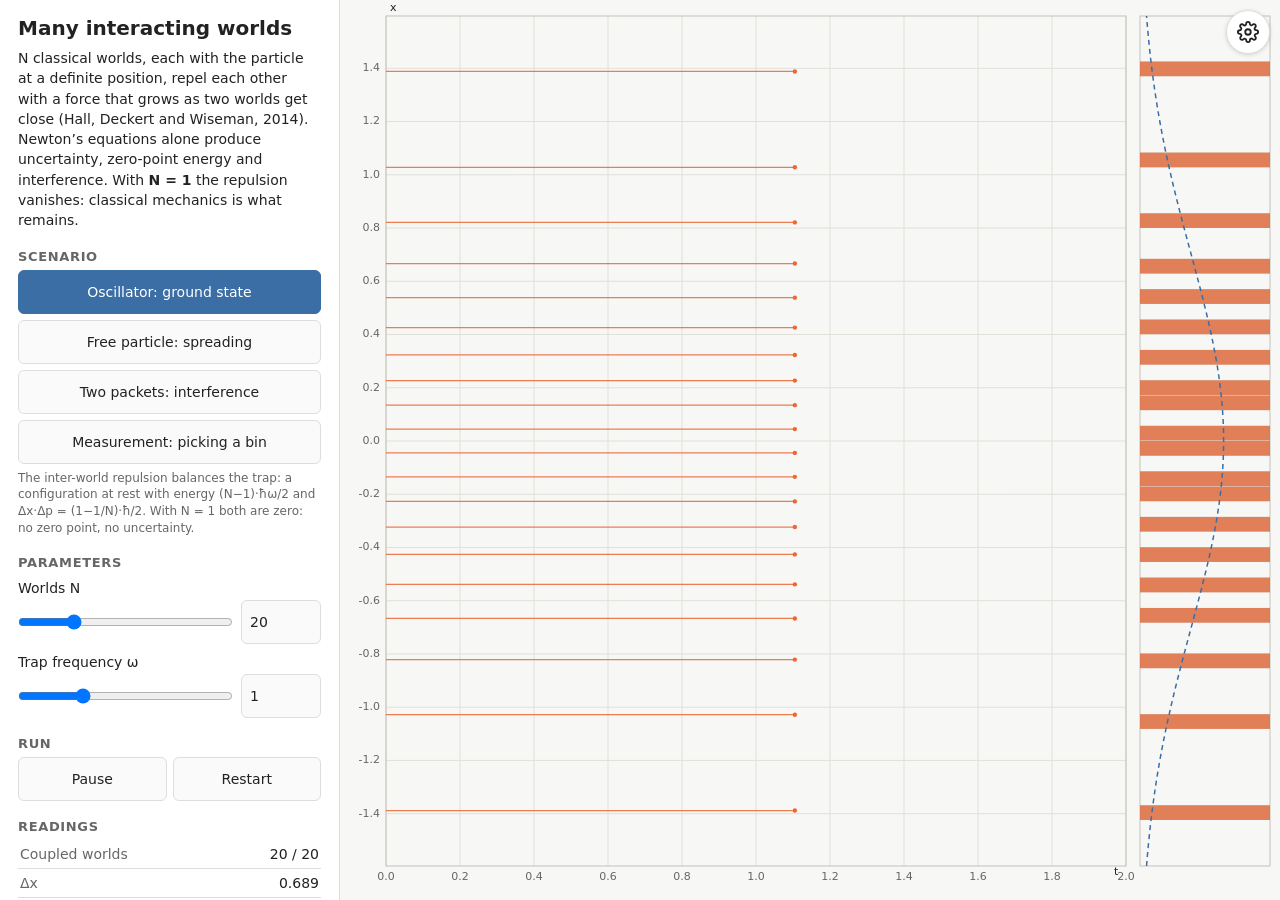
<file: simulations/quantum-mechanics/many-interacting-worlds/many-interacting-worlds.standalone.html>
<!DOCTYPE html>
<html lang="it">
<head>
<meta charset="utf-8">
<meta name="viewport" content="width=device-width, initial-scale=1, viewport-fit=cover">
<title>Molti mondi interagenti</title>
<style>
/* Theme tokens: light on :root, dark for the system preference (unless light is forced) and for the explicit choice */
:root {
  --bg: #f7f7f5;
  --panel: #ffffff;
  --control: #fafafa;
  --text: #222;
  --muted: #666;
  --border: #ddd;
  --code: #f0f0f0;
  --stat: #3a6ea5;
  --mov: #e07b1a;
  --grid: #e1e0d9;
  --axis: #c3c2b7;
  --accent: #eb6834;
  --ramp-1: #cde2fb;
  --ramp-2: #9ec5f4;
  --ramp-3: #5598e7;
  --ramp-4: #2a78d6;
  --ramp-5: #184f95;
  color-scheme: light;
}

@media (prefers-color-scheme: dark) {
  :root:not([data-theme="light"]) {
    --bg: #1b1d22;
    --panel: #23262d;
    --control: #2c3038;
    --text: #e6e6e6;
    --muted: #a0a3aa;
    --border: #3a3d45;
    --code: #30343c;
    --grid: #2c2c2a;
    --axis: #383835;
    --accent: #d95926;
    --ramp-1: #184f95;
    --ramp-2: #256abf;
    --ramp-3: #3987e5;
    --ramp-4: #6da7ec;
    --ramp-5: #b7d3f6;
    color-scheme: dark;
  }
}

:root[data-theme="dark"] {
  --bg: #1b1d22;
  --panel: #23262d;
  --control: #2c3038;
  --text: #e6e6e6;
  --muted: #a0a3aa;
  --border: #3a3d45;
  --code: #30343c;
  --grid: #2c2c2a;
  --axis: #383835;
  --accent: #d95926;
  --ramp-1: #184f95;
  --ramp-2: #256abf;
  --ramp-3: #3987e5;
  --ramp-4: #6da7ec;
  --ramp-5: #b7d3f6;
  color-scheme: dark;
}

* { box-sizing: border-box; }

html, body {
  margin: 0;
  height: 100%;
  font-family: system-ui, -apple-system, "Segoe UI", Roboto, sans-serif;
  font-size: 14px;
  color: var(--text);
  background: var(--bg);
}

body { display: flex; }

#panel {
  width: 340px;
  flex: 0 0 340px;
  height: 100%;
  overflow-y: auto;
  padding: 16px 18px 24px;
  background: var(--panel);
  border-right: 1px solid var(--border);
}

#view { flex: 1 1 auto; height: 100%; min-width: 0; position: relative; }

#graphBox { position: absolute; inset: 0; }
#graphBox canvas { display: block; }

h1 { font-size: 20px; margin: 0 0 8px; }
h2 { font-size: 13px; text-transform: uppercase; letter-spacing: .05em; color: var(--muted); margin: 18px 0 6px; }
.intro { margin: 0; line-height: 1.45; }


label { display: block; margin: 10px 0 4px; }

input[type=range] { width: 100%; height: 44px; margin: 0; cursor: pointer; }
input[type=number], select {
  min-height: 44px;
  padding: 4px 8px;
  border: 1px solid var(--border);
  border-radius: 6px;
  background: var(--control);
  color: var(--text);
  font: inherit;
}
input[type=number] { width: 80px; }

.row { display: flex; gap: 8px; align-items: center; }
.row input[type=range] { flex: 1 1 auto; }

.note { color: var(--muted); font-size: 12px; line-height: 1.4; margin: 6px 0 0; }

.buttons { display: flex; gap: 6px; }
.buttons.stack { flex-direction: column; }
.buttons button {
  flex: 1 1 0;
  min-height: 44px;
  padding: 6px 4px;
  border: 1px solid var(--border);
  border-radius: 6px;
  background: var(--control);
  color: var(--text);
  cursor: pointer;
  font: inherit;
}
.buttons button.active { background: var(--stat); color: #fff; border-color: var(--stat); }

:focus-visible { outline: 2px solid var(--mov); outline-offset: 2px; }

#readout { width: 100%; border-collapse: collapse; }
#readout th { text-align: left; font-weight: normal; color: var(--muted); width: 70%; }
#readout td { text-align: right; font-variant-numeric: tabular-nums; }
#readout th, #readout td { padding: 6px 2px; border-bottom: 1px solid var(--border); }

.legend { list-style: none; margin: 0; padding: 0; }
.legend li { display: flex; align-items: center; gap: 8px; margin: 4px 0; }
.sw { flex: 0 0 auto; display: inline-block; width: 18px; height: 12px; border-radius: 2px; }
.sw-world { height: 2px; background: var(--accent); }
.sw-chosen { height: 3px; background: var(--mov); }
.sw-discarded { height: 2px; background: var(--muted); opacity: .5; }
.sw-density { background: var(--accent); opacity: .6; }
.sw-theory { height: 0; border-top: 2px dashed var(--stat); }

code { background: var(--code); padding: 1px 4px; border-radius: 3px; }

#tooltip {
  position: absolute;
  pointer-events: none;
  max-width: 260px;
  padding: 6px 8px;
  border: 1px solid var(--border);
  border-radius: 6px;
  background: var(--panel);
  color: var(--text);
  font-size: 12px;
  box-shadow: 0 2px 8px rgba(0, 0, 0, .15);
}
#tooltip b { display: block; margin-bottom: 4px; }
#tooltip div { display: flex; justify-content: space-between; gap: 12px; }
#tooltip div span:first-child { color: var(--muted); }
#tooltip div span:last-child { font-variant-numeric: tabular-nums; }

.visually-hidden { position: absolute; width: 1px; height: 1px; overflow: hidden; clip: rect(0 0 0 0); white-space: nowrap; }

@media (max-width: 760px) {
  body { flex-direction: column; }
  #panel { width: 100%; flex: 0 0 auto; height: auto; max-height: 50%; border-right: 0; border-bottom: 1px solid var(--border); }
  #view { height: 50%; }
}

</style>
<style>
/* Language and theme overlay (shared/js/settings.js); colors come from the page's theme tokens */
.settings-overlay { position: fixed; top: 10px; right: 10px; z-index: 10; }

.settings-toggle {
  display: grid;
  place-items: center;
  width: 44px;
  height: 44px;
  padding: 0;
  border: 1px solid var(--border);
  border-radius: 50%;
  background: var(--panel);
  color: var(--text);
  cursor: pointer;
  box-shadow: 0 1px 4px rgba(0, 0, 0, .15);
}
.settings-toggle svg { width: 22px; height: 22px; }

.settings-panel {
  position: absolute;
  top: 52px;
  right: 0;
  width: 260px;
  max-width: calc(100vw - 20px);
  display: grid;
  grid-template-columns: auto 1fr;
  gap: 8px 10px;
  align-items: center;
  padding: 12px 14px 14px;
  border: 1px solid var(--border);
  border-radius: 8px;
  background: var(--panel);
  box-shadow: 0 4px 16px rgba(0, 0, 0, .2);
}
.settings-panel[hidden] { display: none; }
.settings-panel h2 { grid-column: 1 / -1; margin: 0; }
.settings-panel label { margin: 0; }

/* on narrow screens the side panel is on top: keep its title clear of the button */
@media (max-width: 760px) {
  #panel h1 { padding-right: 52px; }
}

</style>
</head>
<body>
<aside id="panel">
  <h1 data-i18n="heading"></h1>
  <p class="intro" data-i18n-html="intro"></p>

  <h2 data-i18n="scenario"></h2>
  <div class="buttons stack">
    <button type="button" data-scenario="ground" data-i18n="scGround"></button>
    <button type="button" data-scenario="free" data-i18n="scFree"></button>
    <button type="button" data-scenario="collision" data-i18n="scCollision"></button>
    <button type="button" data-scenario="measure" data-i18n="scMeasure"></button>
  </div>
  <p class="note" id="scenarioNote"></p>

  <h2 data-i18n="parameters"></h2>
  <label id="worldsLabel" for="worlds" data-i18n="worldsLabel"></label>
  <div class="row">
    <input type="range" id="worlds" min="1" max="80" step="1" value="20">
    <input type="number" id="worldsNum" min="1" max="80" step="1" value="20" aria-labelledby="worldsLabel">
  </div>
  <label id="omegaLabel" for="omega" data-i18n="omegaLabel"></label>
  <div class="row">
    <input type="range" id="omega" min="0.2" max="3" step="0.1" value="1">
    <input type="number" id="omegaNum" min="0.2" max="3" step="0.1" value="1" aria-labelledby="omegaLabel">
  </div>
  <div id="speedGroup" hidden>
    <label id="speedLabel" for="speed" data-i18n="speedLabel"></label>
    <div class="row">
      <input type="range" id="speed" min="0.5" max="6" step="0.5" value="3">
      <input type="number" id="speedNum" min="0.5" max="6" step="0.5" value="3" aria-labelledby="speedLabel">
    </div>
  </div>
  <div id="deltaGroup" hidden>
    <label id="deltaLabel" for="delta" data-i18n="deltaLabel"></label>
    <div class="row">
      <input type="range" id="delta" min="0.1" max="2" step="0.05" value="0.4">
      <input type="number" id="deltaNum" min="0.1" max="2" step="0.05" value="0.4" aria-labelledby="deltaLabel">
    </div>
    <div class="buttons"><button type="button" id="measureBtn" data-i18n="doMeasure"></button></div>
    <p class="note" id="measureNote"></p>
  </div>

  <h2 data-i18n="run"></h2>
  <div class="buttons">
    <button type="button" id="play" data-i18n="pause"></button>
    <button type="button" id="restart" data-i18n="restart"></button>
  </div>

  <h2 data-i18n="readings"></h2>
  <table id="readout">
    <tr><th data-i18n="rWorlds"></th><td id="rWorlds"></td></tr>
    <tr><th data-i18n="rDx"></th><td id="rDx"></td></tr>
    <tr><th data-i18n="rDp"></th><td id="rDp"></td></tr>
    <tr><th data-i18n="rProduct"></th><td id="rProduct"></td></tr>
    <tr><th data-i18n="rBound"></th><td id="rBound"></td></tr>
    <tr><th data-i18n="rEnergy"></th><td id="rEnergy"></td></tr>
    <tr id="rowEnergyExp"><th data-i18n="rEnergyExp"></th><td id="rEnergyExp"></td></tr>
    <tr id="rowSpread" hidden><th data-i18n="rSpread"></th><td id="rSpread"></td></tr>
  </table>

  <h2 data-i18n="legend"></h2>
  <ul class="legend">
    <li><span class="sw sw-world"></span><span data-i18n="legWorld"></span></li>
    <li><span class="sw sw-chosen"></span><span data-i18n="legChosen"></span></li>
    <li><span class="sw sw-discarded"></span><span data-i18n="legDiscarded"></span></li>
    <li><span class="sw sw-density"></span><span data-i18n="legDensity"></span></li>
    <li><span class="sw sw-theory"></span><span data-i18n="legTheory"></span></li>
  </ul>
  <p class="note" data-i18n-html="docNote"></p>
</aside>

<main id="view">
  <div id="graphBox">
    <span id="graphTitle" class="visually-hidden" data-i18n="graphAria"></span>
    <canvas id="graph" role="img" aria-labelledby="graphTitle"></canvas>
    <div id="tooltip" hidden></div>
  </div>
</main>

<script>
/*
 * i18n.js: dictionaries and minimal translation engine. Every UI string lives here,
 * in both languages; I18n.check() verifies that the dictionaries match.
 */
(function (root) {
  'use strict';

  var DICT = {
    it: {
      name: 'Italiano',
      title: 'Molti mondi interagenti',
      heading: 'Molti mondi interagenti',
      intro: 'N mondi classici, ognuno con la particella in una posizione precisa, si respingono con una forza che cresce quando due mondi si avvicinano (Hall, Deckert e Wiseman, 2014). Da sole equazioni di Newton emergono indeterminazione, energia di punto zero e interferenza. Con <b>N = 1</b> la repulsione sparisce: resta la meccanica classica.',
      settings: 'Impostazioni',
      language: 'Lingua',
      theme: 'Tema',
      themeSystem: 'Sistema',
      themeLight: 'Chiaro',
      themeDark: 'Scuro',
      scenario: 'Scenario',
      scGround: 'Oscillatore: stato fondamentale',
      scFree: 'Particella libera: allargamento',
      scCollision: 'Due pacchetti: interferenza',
      scMeasure: 'Misura: selezione di un bin',
      noteGround: 'La repulsione tra mondi bilancia la trappola: configurazione ferma con energia (N−1)·ħω/2 e Δx·Δp = (1−1/N)·ħ/2. Con N = 1 entrambe valgono zero: niente punto zero, niente indeterminazione.',
      noteFree: 'Trappola spenta a t = 0: il ventaglio di mondi si allarga con Δx(t) = Δx(0)·√(1+ω²t²), la stessa legge del pacchetto gaussiano quantistico.',
      noteCollision: 'Due pacchetti uno contro l’altro: i mondi non si attraversano mai, la repulsione li incanala in bande di densità separate da vuoti. Sono le frange di interferenza, spaziatura circa πħ/p.',
      noteMeasure: 'Misura di posizione con risoluzione δ: un mondo a caso tra gli N, pesi uguali, fissa il risultato (regola di Born). I mondi entro δ restano un insieme interagente, gli altri bin si separano e sbiadiscono: il collasso è selezione di un sottoinsieme, mai fusione di mondi.',
      parameters: 'Parametri',
      worldsLabel: 'Mondi N',
      omegaLabel: 'Frequenza della trappola ω',
      speedLabel: 'Velocità dei pacchetti v₀',
      deltaLabel: 'Risoluzione della misura δ',
      run: 'Esecuzione',
      play: 'Avvia',
      pause: 'Pausa',
      restart: 'Riparti',
      doMeasure: 'Misura ora',
      msgMeasured: 'Mondo {i} di {n} estratto: {k} mondi nel bin, gli altri si separano.',
      readings: 'Letture',
      rWorlds: 'Mondi accoppiati',
      rDx: 'Δx',
      rDp: 'Δp (con termine osmotico)',
      rProduct: 'Δx·Δp',
      rBound: 'Valore esatto (1−1/N)·ħ/2',
      rEnergy: 'Energia totale',
      rEnergyExp: 'Energia attesa (N−1)·ħω/2',
      rSpread: 'Δx(t)/Δx(0) vs √(1+ω²t²)',
      legend: 'Legenda',
      legWorld: 'Linea di mondo (una copia della particella)',
      legChosen: 'Mondo estratto dalla misura',
      legDiscarded: 'Mondi scartati: evolvono per conto loro',
      legDensity: 'Densità dei mondi (istogramma)',
      legTheory: 'Densità quantistica |ψ|² attesa',
      axisTime: 't',
      axisX: 'x',
      ttWorld: 'Mondo {i}',
      ttPosition: 'posizione x',
      ttVelocity: 'velocità v',
      graphAria: 'Linee di mondo delle N copie della particella, tempo in orizzontale e posizione in verticale, con sotto l’istogramma della densità dei mondi',
      docNote: 'Guida e verifiche: <a href="../../../docs/quantum-mechanics/many-interacting-worlds-simulation-guide.it.md">docs/quantum-mechanics/many-interacting-worlds-simulation-guide.it.md</a>; teoria e bibliografia: <a href="../../../docs/quantum-mechanics/many-interacting-worlds-theory.it.md">docs/quantum-mechanics/many-interacting-worlds-theory.it.md</a>.'
    },
    en: {
      name: 'English',
      title: 'Many interacting worlds',
      heading: 'Many interacting worlds',
      intro: 'N classical worlds, each with the particle at a definite position, repel each other with a force that grows as two worlds get close (Hall, Deckert and Wiseman, 2014). Newton’s equations alone produce uncertainty, zero-point energy and interference. With <b>N = 1</b> the repulsion vanishes: classical mechanics is what remains.',
      settings: 'Settings',
      language: 'Language',
      theme: 'Theme',
      themeSystem: 'System',
      themeLight: 'Light',
      themeDark: 'Dark',
      scenario: 'Scenario',
      scGround: 'Oscillator: ground state',
      scFree: 'Free particle: spreading',
      scCollision: 'Two packets: interference',
      scMeasure: 'Measurement: picking a bin',
      noteGround: 'The inter-world repulsion balances the trap: a configuration at rest with energy (N−1)·ħω/2 and Δx·Δp = (1−1/N)·ħ/2. With N = 1 both are zero: no zero point, no uncertainty.',
      noteFree: 'Trap switched off at t = 0: the fan of worlds spreads as Δx(t) = Δx(0)·√(1+ω²t²), the same law as the quantum Gaussian packet.',
      noteCollision: 'Two packets head on: worlds never cross, the repulsion funnels them into density bands separated by gaps. These are the interference fringes, spacing about πħ/p.',
      noteMeasure: 'Position measurement with resolution δ: one world drawn at random among the N, equal weights, fixes the outcome (Born rule). The worlds within δ stay one interacting ensemble, the other bins decouple and fade: collapse is selecting a sub-ensemble, never merging worlds.',
      parameters: 'Parameters',
      worldsLabel: 'Worlds N',
      omegaLabel: 'Trap frequency ω',
      speedLabel: 'Packet speed v₀',
      deltaLabel: 'Measurement resolution δ',
      run: 'Run',
      play: 'Play',
      pause: 'Pause',
      restart: 'Restart',
      doMeasure: 'Measure now',
      msgMeasured: 'World {i} of {n} drawn: {k} worlds in the bin, the others decouple.',
      readings: 'Readings',
      rWorlds: 'Coupled worlds',
      rDx: 'Δx',
      rDp: 'Δp (with the osmotic term)',
      rProduct: 'Δx·Δp',
      rBound: 'Exact value (1−1/N)·ħ/2',
      rEnergy: 'Total energy',
      rEnergyExp: 'Expected energy (N−1)·ħω/2',
      rSpread: 'Δx(t)/Δx(0) vs √(1+ω²t²)',
      legend: 'Legend',
      legWorld: 'World line (one copy of the particle)',
      legChosen: 'World drawn by the measurement',
      legDiscarded: 'Discarded worlds: they evolve on their own',
      legDensity: 'Density of worlds (histogram)',
      legTheory: 'Expected quantum density |ψ|²',
      axisTime: 't',
      axisX: 'x',
      ttWorld: 'World {i}',
      ttPosition: 'position x',
      ttVelocity: 'velocity v',
      graphAria: 'World lines of the N copies of the particle, time horizontal and position vertical, with the histogram of the world density below',
      docNote: 'Guide and checks: <a href="../../../docs/quantum-mechanics/many-interacting-worlds-simulation-guide.en.md">docs/quantum-mechanics/many-interacting-worlds-simulation-guide.en.md</a>; theory and references: <a href="../../../docs/quantum-mechanics/many-interacting-worlds-theory.en.md">docs/quantum-mechanics/many-interacting-worlds-theory.en.md</a>.'
    }
  };

  var current = 'it';

  function t(key, vars) {
    var s = (DICT[current] && DICT[current][key]) || DICT.it[key] || key;
    if (vars) Object.keys(vars).forEach(function (k) { s = s.replace('{' + k + '}', vars[k]); });
    return s;
  }

  function apply(rootEl) {
    rootEl = rootEl || document;
    rootEl.querySelectorAll('[data-i18n]').forEach(function (el) { el.textContent = t(el.dataset.i18n); });
    rootEl.querySelectorAll('[data-i18n-html]').forEach(function (el) { el.innerHTML = t(el.dataset.i18nHtml); });
    document.documentElement.lang = current;
    document.title = t('title');
  }

  function setLanguage(lang) {
    current = DICT[lang] ? lang : 'it';
    return current;
  }

  /* Returns the keys missing from any language ('lang:key'); empty when the dictionaries match. */
  function check() {
    var missing = [], langs = Object.keys(DICT);
    langs.forEach(function (a) {
      Object.keys(DICT[a]).forEach(function (key) {
        langs.forEach(function (b) { if (!(key in DICT[b])) missing.push(b + ':' + key); });
      });
    });
    return missing;
  }

  root.I18n = {
    t: t,
    apply: apply,
    setLanguage: setLanguage,
    getLanguage: function () { return current; },
    languages: function () { return Object.keys(DICT).map(function (l) { return { code: l, name: DICT[l].name }; }); },
    check: check
  };
})(typeof self !== 'undefined' ? self : this);

</script>

<script>
/*
 * settings.js: language and theme overlay shared by every simulation (gear button,
 * top right). Choices are stored under the same keys for all simulations; ?lang= in
 * the URL overrides the stored language.
 *
 * Needs the page's I18n with the keys settings, language, theme, themeSystem, themeLight,
 * themeDark. Settings.init(onChange) applies the stored choices and returns the resolved
 * theme ('light' or 'dark'); onChange(theme) is called after every later change, so the
 * page can redraw what is not styled by CSS (canvas, WebGL) and re-translate dynamic text.
 */
(function (root) {
  'use strict';

  var STORAGE = { lang: 'realitymodels.lang', theme: 'realitymodels.theme' };
  var GEAR = '<svg viewBox="0 0 24 24" aria-hidden="true" fill="none" stroke="currentColor" stroke-width="2" stroke-linecap="round" stroke-linejoin="round">' +
    '<circle cx="12" cy="12" r="3"/><path d="M19.4 15a1.7 1.7 0 0 0 .3 1.8l.1.1a2 2 0 1 1-2.8 2.8l-.1-.1a1.7 1.7 0 0 0-1.8-.3 1.7 1.7 0 0 0-1 1.5V21a2 2 0 1 1-4 0v-.1a1.7 1.7 0 0 0-1.1-1.5 1.7 1.7 0 0 0-1.8.3l-.1.1a2 2 0 1 1-2.8-2.8l.1-.1a1.7 1.7 0 0 0 .3-1.8 1.7 1.7 0 0 0-1.5-1H3a2 2 0 1 1 0-4h.1a1.7 1.7 0 0 0 1.5-1.1 1.7 1.7 0 0 0-.3-1.8l-.1-.1a2 2 0 1 1 2.8-2.8l.1.1a1.7 1.7 0 0 0 1.8.3H9a1.7 1.7 0 0 0 1-1.5V3a2 2 0 1 1 4 0v.1a1.7 1.7 0 0 0 1 1.5 1.7 1.7 0 0 0 1.8-.3l.1-.1a2 2 0 1 1 2.8 2.8l-.1.1a1.7 1.7 0 0 0-.3 1.8V9a1.7 1.7 0 0 0 1.5 1H21a2 2 0 1 1 0 4h-.1a1.7 1.7 0 0 0-1.5 1z"/></svg>';

  function stored(key) { try { return localStorage.getItem(key); } catch (e) { return null; } }
  function store(key, value) { try { localStorage.setItem(key, value); } catch (e) { /* private mode or blocked storage */ } }

  function init(onChange) {
    var overlay = document.createElement('div');
    overlay.className = 'settings-overlay';
    overlay.innerHTML =
      '<button type="button" class="settings-toggle" aria-expanded="false" aria-controls="settingsPanel">' + GEAR + '</button>' +
      '<div id="settingsPanel" class="settings-panel" role="dialog" aria-labelledby="settingsTitle" hidden>' +
      '<h2 id="settingsTitle" data-i18n="settings"></h2>' +
      '<label for="settingsLanguage" data-i18n="language"></label><select id="settingsLanguage"></select>' +
      '<label for="settingsTheme" data-i18n="theme"></label><select id="settingsTheme">' +
      '<option value="system" data-i18n="themeSystem"></option>' +
      '<option value="light" data-i18n="themeLight"></option>' +
      '<option value="dark" data-i18n="themeDark"></option></select></div>';
    document.body.appendChild(overlay);

    var toggle = overlay.querySelector('.settings-toggle');
    var panel = overlay.querySelector('.settings-panel');
    var language = overlay.querySelector('#settingsLanguage');
    var theme = overlay.querySelector('#settingsTheme');
    var systemDark = window.matchMedia('(prefers-color-scheme: dark)');

    I18n.languages().forEach(function (l) {
      var option = document.createElement('option');
      option.value = l.code;
      option.textContent = l.name;
      language.appendChild(option);
    });

    function translate() {
      I18n.apply();
      toggle.setAttribute('aria-label', I18n.t('settings'));
      toggle.title = I18n.t('settings');
    }
    function resolvedTheme() {
      return theme.value === 'dark' || (theme.value === 'system' && systemDark.matches) ? 'dark' : 'light';
    }
    function applyTheme() {
      document.documentElement.dataset.theme = resolvedTheme();
      return resolvedTheme();
    }
    function setOpen(open) {
      panel.hidden = !open;
      toggle.setAttribute('aria-expanded', String(open));
      if (open) language.focus();
    }

    var qs = new URLSearchParams(location.search);
    language.value = I18n.setLanguage(qs.get('lang') || stored(STORAGE.lang) || (navigator.language || 'it').slice(0, 2));
    theme.value = stored(STORAGE.theme) || 'system';
    translate();

    language.addEventListener('change', function () {
      I18n.setLanguage(language.value);
      store(STORAGE.lang, language.value);
      translate();
      onChange(resolvedTheme());
    });
    theme.addEventListener('change', function () {
      store(STORAGE.theme, theme.value);
      onChange(applyTheme());
    });
    systemDark.addEventListener('change', function () {
      if (theme.value === 'system') onChange(applyTheme());
    });
    toggle.addEventListener('click', function () { setOpen(panel.hidden); });
    document.addEventListener('keydown', function (e) {
      if (e.key === 'Escape' && !panel.hidden) { setOpen(false); toggle.focus(); }
    });
    document.addEventListener('pointerdown', function (e) {
      if (!panel.hidden && !overlay.contains(e.target)) setOpen(false);
    });

    return applyTheme();
  }

  root.Settings = { init: init };
})(typeof self !== 'undefined' ? self : this);

</script>
<script>
/*
 * model.js: many interacting worlds (Hall, Deckert, Wiseman, PRX 4 041013, 2014)
 * in one dimension. Pure functions, also usable from Node. Units: hbar = m = 1.
 *
 * N worlds with definite positions x[0] < ... < x[N-1] and velocities v[n] follow
 * Newton's equations in the external potential V(x) = omega^2 x^2 / 2 (omega = 0
 * for a free particle) plus an inter-world repulsion. With gaps g[n] = x[n+1] - x[n],
 * inverse gaps s[n] = 1/g[n] (s[-1] = s[N-1] = 0) and D[n] = s[n] - s[n-1]:
 *
 *   U = (1/8) * sum_n D[n]^2
 *
 * U is the discrete form of Bohm's quantum potential; its exact gradient only
 * involves nearest gaps, so forces cost O(N):
 *
 *   dU/dx[m] = (1/4) * (D[m]*(s[m]^2 + s[m-1]^2) - D[m+1]*s[m]^2 - D[m-1]*s[m-1]^2)
 *
 * with out-of-range D treated as zero. Exact results used as checks:
 *   stationary state of the oscillator: D[n] = -2*omega*x[n], hence the shooting
 *   recurrence s[n] = s[n-1] - 2*omega*x[n] used by groundState;
 *   sum rule sum_n x[n]^2 = (N-1)/(2*omega);
 *   total energy (N-1)*omega/2, so one world (N = 1) is purely classical;
 *   uncertainty product dx*dp = (1 - 1/N)/2, with dp^2 = Var(v) + 2U/N;
 *   free spreading from the relaxed configuration: x[n](t) = x[n](0)*sqrt(1+omega^2 t^2).
 */
(function (root, factory) {
  if (typeof module !== 'undefined' && module.exports) {
    module.exports = factory();
  } else {
    root.Model = factory();
  }
})(typeof self !== 'undefined' ? self : this, function () {
  'use strict';

  var SAFETY = 0.05;      // substep: dt <= SAFETY * (smallest gap)^2, from a ~ 1/g^3
  var MAX_RETRY = 24;     // halvings of a substep that made worlds cross

  /* Inter-world potential U and its exact gradient. */
  function interaction(x) {
    var n = x.length, m;
    var s = new Array(n + 1);           // s[m+1] holds 1/(x[m+1]-x[m]); s[0] = s[n] = 0
    s[0] = 0;
    s[n] = 0;
    for (m = 0; m < n - 1; m++) s[m + 1] = 1 / (x[m + 1] - x[m]);
    var d = new Array(n + 2);           // d[m+1] = D[m]; zero outside the range
    d[0] = 0;
    d[n + 1] = 0;
    var u = 0;
    for (m = 0; m < n; m++) {
      d[m + 1] = s[m + 1] - s[m];
      u += d[m + 1] * d[m + 1];
    }
    var grad = new Array(n);
    for (m = 0; m < n; m++) {
      grad[m] = 0.25 * (d[m + 1] * (s[m + 1] * s[m + 1] + s[m] * s[m]) -
        d[m + 2] * s[m + 1] * s[m + 1] - d[m] * s[m] * s[m]);
    }
    return { u: u / 8, grad: grad };
  }

  /* Total acceleration (m = 1): external force minus the gradient of U. */
  function acceleration(x, omega) {
    var iw = interaction(x);
    var a = iw.grad;
    for (var m = 0; m < x.length; m++) a[m] = -a[m] - omega * omega * x[m];
    return a;
  }

  function minGap(x) {
    var g = Infinity;
    for (var m = 0; m < x.length - 1; m++) if (x[m + 1] - x[m] < g) g = x[m + 1] - x[m];
    return g;
  }

  /**
   * Stationary configuration of the oscillator, exact at every N: shooting on the
   * leftmost world with the recurrence s[n] = s[n-1] - 2*omega*x[n], closed by
   * s[N-1] = 0. Returns the N positions, symmetric around zero.
   */
  function groundState(n, omega) {
    if (n === 1) return [0];

    function propagate(x0) {
      var x = [x0], s = -2 * omega * x0;
      for (var m = 1; m < n; m++) {
        if (s <= 0) return null;        // worlds crossed: x0 not far enough out
        x.push(x[m - 1] + 1 / s);
        s -= 2 * omega * x[m];
      }
      x.closure = s;                    // must vanish (it is s[N-1])
      return x;
    }

    var lo = -3 * Math.sqrt(n / (2 * omega)) - 1, hi = -1e-12;
    for (var i = 0; i < 200; i++) {
      var mid = (lo + hi) / 2;
      var trial = propagate(mid);
      if (trial === null || trial.closure < 0) hi = mid; else lo = mid;
    }
    var x = propagate(lo);
    var mean = 0, m;
    for (m = 0; m < n; m++) mean += x[m] / n;
    for (m = 0; m < n; m++) x[m] -= mean;
    return x;
  }

  /** A state: positions, velocities, trap frequency (0 = free), elapsed time. */
  function createState(x, v, omega) {
    return { x: x.slice(), v: v ? v.slice() : x.map(function () { return 0; }), omega: omega, t: 0 };
  }

  /**
   * Advances the state by dt with velocity Verlet and adaptive substeps
   * (dt_sub <= SAFETY * g_min^2, the repulsion stiffens as 1/g^3). A substep that
   * makes worlds cross is halved and retried. maxSubsteps bounds the work per call;
   * returns the number of substeps taken and whether dt was fully covered.
   */
  function step(state, dt, maxSubsteps) {
    var x = state.x, v = state.v, n = x.length;
    var remaining = dt, taken = 0;
    var a = acceleration(x, state.omega);
    while (remaining > 1e-12 && taken < maxSubsteps) {
      var h = Math.min(remaining, n > 1 ? SAFETY * Math.pow(minGap(x), 2) : remaining);
      for (var retry = 0; retry <= MAX_RETRY; retry++) {
        var xNew = new Array(n), m, ordered = true;
        for (m = 0; m < n; m++) xNew[m] = x[m] + h * v[m] + 0.5 * h * h * a[m];
        for (m = 0; m < n - 1; m++) if (xNew[m + 1] <= xNew[m]) { ordered = false; break; }
        if (ordered) {
          var aNew = acceleration(xNew, state.omega);
          for (m = 0; m < n; m++) {
            x[m] = xNew[m];
            v[m] += 0.5 * h * (a[m] + aNew[m]);
          }
          a = aNew;
          break;
        }
        h /= 2;
        if (retry === MAX_RETRY) return { substeps: taken, done: false };
      }
      state.t += h;
      remaining -= h;
      taken++;
    }
    return { substeps: taken, done: remaining <= 1e-12 };
  }

  /**
   * Ensemble readings. dp includes the osmotic term 2U/N next to the spread of the
   * velocities: it is the inter-world energy that stores the quantum part of the
   * momentum spread (exactly (1 - 1/N)/2 for dx*dp in the stationary oscillator).
   */
  function statistics(state) {
    var x = state.x, v = state.v, n = x.length;
    var meanX = 0, meanV = 0, varX = 0, varV = 0, kinetic = 0, external = 0, m;
    for (m = 0; m < n; m++) { meanX += x[m] / n; meanV += v[m] / n; }
    for (m = 0; m < n; m++) {
      varX += (x[m] - meanX) * (x[m] - meanX) / n;
      varV += (v[m] - meanV) * (v[m] - meanV) / n;
      kinetic += 0.5 * v[m] * v[m];
      external += 0.5 * state.omega * state.omega * x[m] * x[m];
    }
    var u = n > 1 ? interaction(x).u : 0;
    var dx = Math.sqrt(varX);
    var dp = Math.sqrt(varV + 2 * u / n);
    return {
      mean: meanX, dx: dx, dp: dp, product: dx * dp,
      u: u, energy: kinetic + external + u, meanV: meanV
    };
  }

  /**
   * Measurement with resolution delta: the chosen world (uniform among the N, which
   * is the Born rule for equally weighted worlds) fixes the recorded value; the
   * worlds within delta/2 of it are the sub-ensemble compatible with the record.
   * Returns indices only; condition() builds the post-measurement state.
   */
  function measure(state, delta, random) {
    var x = state.x, n = x.length;
    var chosen = Math.min(n - 1, Math.floor((random || Math.random)() * n));
    var first = chosen, last = chosen;
    while (first > 0 && x[chosen] - x[first - 1] <= delta / 2) first--;
    while (last < n - 1 && x[last + 1] - x[chosen] <= delta / 2) last++;
    return { chosen: chosen, first: first, last: last };
  }

  /** Keeps the worlds first..last (inclusive): the conditioned ensemble. */
  function condition(state, first, last) {
    var kept = createState(state.x.slice(first, last + 1), state.v.slice(first, last + 1), state.omega);
    kept.t = state.t;
    return kept;
  }

  return {
    interaction: interaction,
    acceleration: acceleration,
    groundState: groundState,
    createState: createState,
    step: step,
    statistics: statistics,
    measure: measure,
    condition: condition,
    minGap: minGap
  };
});

</script>
<script>
/*
 * graph.js: canvas renderer. World lines on the left (time horizontal, position
 * vertical) and, on the right, the histogram of the world density sharing the
 * position axis, with the expected quantum density when the scenario has one.
 * Colours are read from the CSS tokens on every draw, so the canvas follows the theme.
 */
(function (root) {
  'use strict';

  var MARGIN = { left: 46, right: 10, top: 16, bottom: 34 };
  var STRIP_GAP = 14;
  var BINS = 56;
  var HOVER_RADIUS = 12;
  var FONT = '11px system-ui, sans-serif';

  function MiwGraph(canvas, tooltip) {
    var self = this;
    this.canvas = canvas;
    this.tooltip = tooltip;
    this.context = canvas.getContext('2d');
    this.state = null;
    this.yMax = 1;
    canvas.addEventListener('pointermove', function (e) { self.setHover(e.offsetX, e.offsetY, e); });
    canvas.addEventListener('pointerdown', function (e) { self.setHover(e.offsetX, e.offsetY, e); });
    canvas.addEventListener('pointerleave', function () { self.tooltip.hidden = true; });
    new ResizeObserver(function () { self.draw(); }).observe(canvas.parentElement);
  }

  /*
   * state: { history: [{t, x: [N]}], v: [N] current velocities,
   *   discardedAt: [N] time each world decoupled (Infinity = still coupled),
   *   chosen: global index or -1, measureTimes: [t...], overlay: {mean, sigma} | null,
   *   reset: true to forget the vertical range, text: I18n.t }
   */
  MiwGraph.prototype.update = function (state) {
    if (state.reset) { this.yMax = 1; this.tooltip.hidden = true; }
    this.state = state;
    this.draw();
  };

  MiwGraph.prototype.layout = function () {
    var box = this.canvas.parentElement, dpr = window.devicePixelRatio || 1;
    var width = box.clientWidth, height = box.clientHeight;
    if (this.canvas.width !== Math.round(width * dpr) || this.canvas.height !== Math.round(height * dpr)) {
      this.canvas.width = Math.round(width * dpr);
      this.canvas.height = Math.round(height * dpr);
      this.canvas.style.width = width + 'px';
      this.canvas.style.height = height + 'px';
    }
    this.context.setTransform(dpr, 0, 0, dpr, 0, 0);
    var strip = Math.max(70, Math.min(130, Math.round(width * 0.2)));
    this.plot = {
      left: MARGIN.left, top: MARGIN.top,
      width: width - MARGIN.left - MARGIN.right - strip - STRIP_GAP,
      height: height - MARGIN.top - MARGIN.bottom
    };
    this.plot.right = this.plot.left + this.plot.width;
    this.plot.bottom = this.plot.top + this.plot.height;
    this.strip = { left: this.plot.right + STRIP_GAP, width: strip };
    return { width: width, height: height };
  };

  function readTheme() {
    var style = getComputedStyle(document.documentElement);
    function token(name) { return style.getPropertyValue(name).trim(); }
    return {
      bg: token('--bg'), text: token('--text'), muted: token('--muted'), grid: token('--grid'),
      axis: token('--axis'), accent: token('--accent'), mov: token('--mov'), stat: token('--stat')
    };
  }

  function tickStep(span, maxTicks) {
    var steps = [0.1, 0.2, 0.5, 1, 2, 5, 10, 20, 50];
    for (var i = 0; i < steps.length; i++) if (span / steps[i] <= maxTicks) return steps[i];
    return steps[steps.length - 1];
  }

  MiwGraph.prototype.timeRange = function () {
    var h = this.state.history;
    var t0 = h[0].t, t1 = h[h.length - 1].t;
    return { t0: t0, t1: Math.max(t1, t0 + 2) };
  };

  MiwGraph.prototype.xOf = function (t) {
    var r = this.timeRange();
    return this.plot.left + this.plot.width * (t - r.t0) / (r.t1 - r.t0);
  };
  MiwGraph.prototype.yOf = function (x) {
    return this.plot.top + this.plot.height * (0.5 - 0.5 * x / this.yMax);
  };

  MiwGraph.prototype.draw = function () {
    var s = this.state;
    if (!s || !s.history.length) return;
    var size = this.layout(), ctx = this.context, theme = readTheme();
    var plot = this.plot;
    var last = s.history[s.history.length - 1];
    var n = last.x.length, i, j;

    for (i = 0; i < s.history.length; i++) {
      var xs = s.history[i].x;
      for (j = 0; j < xs.length; j++) if (Math.abs(xs[j]) > this.yMax / 1.15) this.yMax = Math.abs(xs[j]) * 1.15;
    }

    ctx.fillStyle = theme.bg;
    ctx.fillRect(0, 0, size.width, size.height);
    ctx.font = FONT;

    /* grid and axes */
    var range = this.timeRange();
    var dtTick = tickStep(range.t1 - range.t0, plot.width / 60);
    var dxTick = tickStep(2 * this.yMax, plot.height / 40);
    ctx.strokeStyle = theme.grid;
    ctx.fillStyle = theme.muted;
    ctx.lineWidth = 1;
    ctx.textAlign = 'center';
    ctx.textBaseline = 'top';
    var t = Math.ceil(range.t0 / dtTick) * dtTick;
    for (; t <= range.t1 + 1e-9; t += dtTick) {
      var px = this.xOf(t);
      ctx.beginPath(); ctx.moveTo(px, plot.top); ctx.lineTo(px, plot.bottom); ctx.stroke();
      ctx.fillText((Math.round(t / dtTick) * dtTick).toFixed(dtTick < 1 ? 1 : 0), px, plot.bottom + 6);
    }
    ctx.textAlign = 'right';
    ctx.textBaseline = 'middle';
    for (var gy = Math.ceil(-this.yMax / dxTick) * dxTick; gy <= this.yMax + 1e-9; gy += dxTick) {
      var py = this.yOf(gy);
      ctx.beginPath(); ctx.moveTo(plot.left, py); ctx.lineTo(plot.right, py); ctx.stroke();
      ctx.fillText((Math.round(gy / dxTick) * dxTick).toFixed(dxTick < 1 ? 1 : 0), plot.left - 6, py);
    }
    ctx.strokeStyle = theme.axis;
    ctx.strokeRect(plot.left, plot.top, plot.width, plot.height);
    ctx.fillStyle = theme.text;
    ctx.textAlign = 'left';
    ctx.fillText(s.text('axisTime'), plot.right - 12, plot.bottom + 6);
    ctx.textBaseline = 'bottom';
    ctx.fillText(s.text('axisX'), plot.left + 4, plot.top - 2);

    /* measurement instants */
    ctx.setLineDash([4, 4]);
    ctx.strokeStyle = theme.axis;
    (s.measureTimes || []).forEach(function (mt) {
      var mx = this.xOf(mt);
      ctx.beginPath(); ctx.moveTo(mx, plot.top); ctx.lineTo(mx, plot.bottom); ctx.stroke();
    }, this);
    ctx.setLineDash([]);

    /* world lines: coupled in accent, decoupled in muted after their measurement */
    ctx.save();
    ctx.beginPath();
    ctx.rect(plot.left, plot.top, plot.width, plot.height);
    ctx.clip();
    for (j = 0; j < n; j++) {
      if (j === s.chosen) continue;
      this.drawWorld(j, theme.accent, 1.2, 0.85, theme.muted);
    }
    if (s.chosen >= 0) this.drawWorld(s.chosen, theme.mov, 2.2, 1, theme.muted);
    for (j = 0; j < n; j++) {
      ctx.globalAlpha = s.discardedAt[j] < Infinity ? 0.4 : 1;
      ctx.fillStyle = j === s.chosen ? theme.mov : (s.discardedAt[j] < Infinity ? theme.muted : theme.accent);
      ctx.beginPath();
      ctx.arc(this.xOf(last.t), this.yOf(last.x[j]), j === s.chosen ? 3.4 : 2.2, 0, 2 * Math.PI);
      ctx.fill();
    }
    ctx.globalAlpha = 1;
    ctx.restore();

    this.drawDensity(theme, last, s);
  };

  /* One world line, split where the world decouples. */
  MiwGraph.prototype.drawWorld = function (j, colour, width, alpha, mutedColour) {
    var s = this.state, ctx = this.context;
    var cut = s.discardedAt[j];
    var h = s.history, i;

    function segment(self, from, to, strokeColour, strokeAlpha) {
      if (to - from < 1) return;
      ctx.beginPath();
      for (i = from; i <= to; i++) {
        var px = self.xOf(h[i].t), py = self.yOf(h[i].x[j]);
        if (i === from) ctx.moveTo(px, py); else ctx.lineTo(px, py);
      }
      ctx.strokeStyle = strokeColour;
      ctx.globalAlpha = strokeAlpha;
      ctx.lineWidth = width;
      ctx.stroke();
      ctx.globalAlpha = 1;
    }

    var split = h.length - 1;
    if (cut < Infinity) {
      for (i = 0; i < h.length; i++) if (h[i].t >= cut) { split = i; break; }
      segment(this, 0, split, colour, alpha);
      segment(this, split, h.length - 1, mutedColour, 0.4);
    } else {
      segment(this, 0, h.length - 1, colour, alpha);
    }
  };

  /* Right strip: histogram of the current positions, plus the expected density. */
  MiwGraph.prototype.drawDensity = function (theme, last, s) {
    var ctx = this.context, plot = this.plot, strip = this.strip;
    var n = last.x.length, j, b;
    var binH = 2 * this.yMax / BINS;
    var all = new Array(BINS), kept = new Array(BINS);
    for (b = 0; b < BINS; b++) { all[b] = 0; kept[b] = 0; }
    for (j = 0; j < n; j++) {
      b = Math.min(BINS - 1, Math.max(0, Math.floor((last.x[j] + this.yMax) / binH)));
      all[b]++;
      if (s.discardedAt[j] === Infinity) kept[b]++;
    }
    var densityMax = 0;
    for (b = 0; b < BINS; b++) densityMax = Math.max(densityMax, all[b] / (n * binH));
    if (s.overlay) densityMax = Math.max(densityMax, 1 / (s.overlay.sigma * Math.sqrt(2 * Math.PI)));
    if (!densityMax) return;

    ctx.strokeStyle = theme.axis;
    ctx.strokeRect(strip.left, plot.top, strip.width, plot.height);
    for (b = 0; b < BINS; b++) {
      if (!all[b]) continue;
      var y0 = this.yOf(-this.yMax + (b + 1) * binH), y1 = this.yOf(-this.yMax + b * binH);
      var wAll = strip.width * (all[b] / (n * binH)) / densityMax;
      var wKept = strip.width * (kept[b] / (n * binH)) / densityMax;
      ctx.globalAlpha = 0.35;
      ctx.fillStyle = theme.muted;
      ctx.fillRect(strip.left, y0, wAll, y1 - y0 - 0.5);
      ctx.globalAlpha = 0.75;
      ctx.fillStyle = theme.accent;
      ctx.fillRect(strip.left, y0, wKept, y1 - y0 - 0.5);
      ctx.globalAlpha = 1;
    }
    if (s.overlay) {
      var sg = s.overlay.sigma, mu = s.overlay.mean;
      ctx.beginPath();
      for (var k = 0; k <= 80; k++) {
        var x = -this.yMax + 2 * this.yMax * k / 80;
        var rho = Math.exp(-(x - mu) * (x - mu) / (2 * sg * sg)) / (sg * Math.sqrt(2 * Math.PI));
        var px = strip.left + strip.width * rho / densityMax;
        var py = this.yOf(x);
        if (k === 0) ctx.moveTo(px, py); else ctx.lineTo(px, py);
      }
      ctx.setLineDash([5, 4]);
      ctx.strokeStyle = theme.stat;
      ctx.lineWidth = 1.5;
      ctx.stroke();
      ctx.setLineDash([]);
      ctx.lineWidth = 1;
    }
  };

  /* Tooltip: nearest world at the hovered time column. */
  MiwGraph.prototype.setHover = function (px, py, event) {
    var s = this.state;
    if (!s || !s.history.length || !this.plot) { this.tooltip.hidden = true; return; }
    var h = s.history, range = this.timeRange();
    var t = range.t0 + (px - this.plot.left) / this.plot.width * (range.t1 - range.t0);
    var i = 0;
    while (i < h.length - 1 && h[i + 1].t < t) i++;
    var best = -1, bestDist = HOVER_RADIUS;
    for (var j = 0; j < h[i].x.length; j++) {
      var d = Math.abs(this.yOf(h[i].x[j]) - py);
      if (d < bestDist) { bestDist = d; best = j; }
    }
    if (best < 0 || px < this.plot.left || px > this.plot.right) { this.tooltip.hidden = true; return; }
    var rows = '<div><span>' + s.text('axisTime') + '</span><span>' + h[i].t.toFixed(2) + '</span></div>' +
      '<div><span>' + s.text('ttPosition') + '</span><span>' + h[i].x[best].toFixed(3) + '</span></div>';
    if (i === h.length - 1) {
      rows += '<div><span>' + s.text('ttVelocity') + '</span><span>' + s.v[best].toFixed(3) + '</span></div>';
    }
    this.tooltip.innerHTML = '<b>' + s.text('ttWorld', { i: best + 1 }) + '</b>' + rows;
    this.tooltip.hidden = false;
    var box = this.canvas.parentElement.getBoundingClientRect();
    var tx = Math.min(event.offsetX + 14, box.width - this.tooltip.offsetWidth - 8);
    var ty = Math.min(event.offsetY + 14, box.height - this.tooltip.offsetHeight - 8);
    this.tooltip.style.left = Math.max(0, tx) + 'px';
    this.tooltip.style.top = Math.max(0, ty) + 'px';
  };

  root.MiwGraph = MiwGraph;
})(typeof self !== 'undefined' ? self : this);

</script>
<script>
/*
 * app.js: wires the controls to the model and the renderer. The simulation keeps a
 * list of decoupled ensembles ("parts"): one at the start, more after a measurement
 * splits the worlds into bins. World indices are global and never reorder, because
 * worlds cannot cross. Language and theme come from the shared overlay; the state
 * is mirrored in the query string so a configuration can be linked.
 */
(function () {
  'use strict';

  var LIMITS = { worlds: [1, 80], omega: [0.2, 3], speed: [0.5, 6], delta: [0.1, 2] };
  var SCENARIOS = ['ground', 'free', 'collision', 'measure'];
  var NOTE_KEYS = { ground: 'noteGround', free: 'noteFree', collision: 'noteCollision', measure: 'noteMeasure' };
  var SUBSTEP_BUDGET = 6000;  // substeps per frame, shared by the parts
  var HISTORY_MAX = 900;      // snapshots kept for the world lines
  var MAX_FRAME_DT = 0.035;   // simulated time units per frame, 1 unit per real second

  var els = {};
  ['worlds', 'worldsNum', 'omega', 'omegaNum', 'speed', 'speedNum', 'delta', 'deltaNum',
    'speedGroup', 'deltaGroup', 'scenarioNote', 'play', 'restart', 'measureBtn', 'measureNote',
    'rWorlds', 'rDx', 'rDp', 'rProduct', 'rBound', 'rEnergy', 'rEnergyExp', 'rSpread',
    'rowEnergyExp', 'rowSpread', 'graph', 'tooltip'
  ].forEach(function (id) { els[id] = document.getElementById(id); });

  var graph = new MiwGraph(els.graph, els.tooltip);
  var scenario = 'ground';
  var parts = [], keptIndex = 0, totalWorlds = 0;
  var discardedAt = [], chosen = -1, measureTimes = [], lastMeasure = null;
  var trail = [], dx0 = 1;
  var playing = true, lastNow = null;

  function clamp(value, limits, fallback) {
    var v = parseFloat(value);
    return isNaN(v) ? fallback : Math.min(limits[1], Math.max(limits[0], v));
  }
  function setPair(range, num, value) { range.value = value; num.value = value; }

  function keptCount() {
    var k = 0;
    for (var j = 0; j < totalWorlds; j++) if (discardedAt[j] === Infinity) k++;
    return k;
  }

  function pushSnapshot() {
    var x = new Array(totalWorlds);
    parts.forEach(function (p) {
      for (var m = 0; m < p.state.x.length; m++) x[p.first + m] = p.state.x[m];
    });
    trail.push({ t: parts[keptIndex].state.t, x: x });
    if (trail.length > HISTORY_MAX) trail.shift();
  }

  function currentVelocities() {
    var v = new Array(totalWorlds);
    parts.forEach(function (p) {
      for (var m = 0; m < p.state.v.length; m++) v[p.first + m] = p.state.v[m];
    });
    return v;
  }

  function overlay() {
    var w = +els.omega.value, t = parts[keptIndex].state.t;
    if (scenario === 'ground' || (scenario === 'measure' && !measureTimes.length)) {
      return { mean: 0, sigma: Math.sqrt(1 / (2 * w)) };
    }
    if (scenario === 'free') return { mean: 0, sigma: Math.sqrt((1 + w * w * t * t) / (2 * w)) };
    return null;
  }

  function build() {
    var n = +els.worlds.value, w = +els.omega.value, v0 = +els.speed.value;
    chosen = -1;
    measureTimes = [];
    lastMeasure = null;
    els.measureNote.textContent = '';
    if (scenario === 'collision') {
      var half = Model.groundState(Math.max(1, Math.round(n / 2)), w);
      var sq = 0;
      half.forEach(function (p) { sq += p * p / half.length; });
      var offset = Math.max(2, 4 * Math.sqrt(sq));
      var x = half.map(function (p) { return p - offset; }).concat(half.map(function (p) { return p + offset; }));
      var v = half.map(function () { return v0; }).concat(half.map(function () { return -v0; }));
      parts = [{ state: Model.createState(x, v, 0), first: 0 }];
    } else {
      parts = [{ state: Model.createState(Model.groundState(n, w), null, scenario === 'free' ? 0 : w), first: 0 }];
    }
    keptIndex = 0;
    totalWorlds = parts[0].state.x.length;
    discardedAt = new Array(totalWorlds);
    for (var j = 0; j < totalWorlds; j++) discardedAt[j] = Infinity;
    trail = [];
    dx0 = Model.statistics(parts[0].state).dx || 1;
    pushSnapshot();
    refresh(true);
  }

  function refresh(reset) {
    var kept = parts[keptIndex].state, t = kept.t, w = +els.omega.value;
    var s = Model.statistics(kept), k = kept.x.length;
    els.rWorlds.textContent = k + ' / ' + totalWorlds;
    els.rDx.textContent = s.dx.toFixed(3);
    els.rDp.textContent = s.dp.toFixed(3);
    els.rProduct.textContent = s.product.toFixed(3);
    els.rBound.textContent = ((1 - 1 / k) / 2).toFixed(3);
    els.rEnergy.textContent = s.energy.toFixed(3);
    els.rowEnergyExp.hidden = !(scenario === 'ground' || (scenario === 'measure' && !measureTimes.length));
    if (!els.rowEnergyExp.hidden) els.rEnergyExp.textContent = ((k - 1) * w / 2).toFixed(3);
    els.rowSpread.hidden = scenario !== 'free';
    if (!els.rowSpread.hidden) {
      els.rSpread.textContent = (s.dx / dx0).toFixed(3) + ' / ' + Math.sqrt(1 + w * w * t * t).toFixed(3);
    }
    graph.update({
      history: trail, v: currentVelocities(), discardedAt: discardedAt, chosen: chosen,
      measureTimes: measureTimes, overlay: overlay(), reset: reset, text: I18n.t
    });
    updateUrl();
  }

  function tick(dt) {
    var budget = Math.max(200, Math.floor(SUBSTEP_BUDGET / parts.length));
    parts.forEach(function (p) { Model.step(p.state, dt, budget); });
    pushSnapshot();
    refresh(false);
  }

  function frame(now) {
    if (playing && lastNow !== null) {
      var dt = Math.min(MAX_FRAME_DT, (now - lastNow) / 1000);
      if (dt > 0) tick(dt);
    }
    lastNow = now;
    requestAnimationFrame(frame);
  }

  /* Splits the kept part at a measurement: the bin of the drawn world stays coupled,
     the rest is cut into bins no wider than delta, each one an independent ensemble. */
  function doMeasure() {
    var part = parts[keptIndex], xs = part.state.x, n = xs.length;
    if (n < 2) return;
    var delta = +els.delta.value, t = part.state.t;
    var r = Model.measure(part.state, delta, Math.random);

    function cut(lo, hi) {
      var out = [], a = lo;
      for (var m = lo + 1; m <= hi; m++) {
        if (xs[m] - xs[a] > delta) { out.push([a, m - 1]); a = m; }
      }
      if (a <= hi) out.push([a, hi]);
      return out;
    }

    var ranges = cut(0, r.first - 1).concat([[r.first, r.last]], cut(r.last + 1, n - 1));
    var binParts = [], newKept = -1;
    ranges.forEach(function (range) {
      var p = { state: Model.condition(part.state, range[0], range[1]), first: part.first + range[0] };
      if (range[0] === r.first) newKept = binParts.length;
      binParts.push(p);
      if (range[0] !== r.first) {
        for (var j = part.first + range[0]; j <= part.first + range[1]; j++) discardedAt[j] = t;
      }
    });
    parts = parts.slice(0, keptIndex).concat(binParts, parts.slice(keptIndex + 1));
    keptIndex += newKept;
    chosen = part.first + r.chosen;
    measureTimes.push(t);
    lastMeasure = { i: chosen + 1, n: totalWorlds, k: r.last - r.first + 1 };
    els.measureNote.textContent = I18n.t('msgMeasured', lastMeasure);
    refresh(false);
  }

  function setScenario(value) {
    scenario = value;
    document.querySelectorAll('[data-scenario]').forEach(function (b) {
      b.classList.toggle('active', b.dataset.scenario === scenario);
      b.setAttribute('aria-pressed', b.dataset.scenario === scenario);
    });
    els.scenarioNote.innerHTML = I18n.t(NOTE_KEYS[scenario]);
    els.speedGroup.hidden = scenario !== 'collision';
    els.deltaGroup.hidden = scenario !== 'measure';
  }

  function setPlaying(on) {
    playing = on;
    els.play.dataset.i18n = on ? 'pause' : 'play';
    els.play.textContent = I18n.t(els.play.dataset.i18n);
  }

  function updateUrl() {
    var q = new URLSearchParams({
      sc: scenario, N: els.worlds.value, w: els.omega.value, v0: els.speed.value,
      d: els.delta.value, lang: I18n.getLanguage()
    });
    try { history.replaceState(null, '', '?' + q); } catch (e) { /* not allowed on some file:// setups */ }
  }

  function bindPair(range, num, onChange) {
    range.addEventListener('input', function () { num.value = range.value; onChange(); });
    num.addEventListener('input', function () {
      var v = parseFloat(num.value);
      if (isNaN(v)) return;
      range.value = Math.min(parseFloat(range.max), Math.max(parseFloat(range.min), v));
      onChange();
    });
  }

  /* Initial state: query string, then defaults; a change of language or theme redraws everything */
  var qs = new URLSearchParams(location.search);
  Settings.init(function () {
    els.scenarioNote.innerHTML = I18n.t(NOTE_KEYS[scenario]);
    els.play.textContent = I18n.t(els.play.dataset.i18n || 'pause');
    if (lastMeasure) els.measureNote.textContent = I18n.t('msgMeasured', lastMeasure);
    refresh(false);
  });
  setPair(els.worlds, els.worldsNum, clamp(qs.get('N'), LIMITS.worlds, 20));
  setPair(els.omega, els.omegaNum, clamp(qs.get('w'), LIMITS.omega, 1));
  setPair(els.speed, els.speedNum, clamp(qs.get('v0'), LIMITS.speed, 3));
  setPair(els.delta, els.deltaNum, clamp(qs.get('d'), LIMITS.delta, 0.4));
  setScenario(SCENARIOS.indexOf(qs.get('sc')) >= 0 ? qs.get('sc') : 'ground');
  setPlaying(true);
  build();
  requestAnimationFrame(frame);

  bindPair(els.worlds, els.worldsNum, build);
  bindPair(els.omega, els.omegaNum, build);
  bindPair(els.speed, els.speedNum, build);
  bindPair(els.delta, els.deltaNum, updateUrl);
  els.play.addEventListener('click', function () { setPlaying(!playing); });
  els.restart.addEventListener('click', build);
  els.measureBtn.addEventListener('click', doMeasure);
  document.querySelectorAll('[data-scenario]').forEach(function (b) {
    b.addEventListener('click', function () { setScenario(b.dataset.scenario); build(); });
  });
})();

</script>
</body>
</html>
</file>
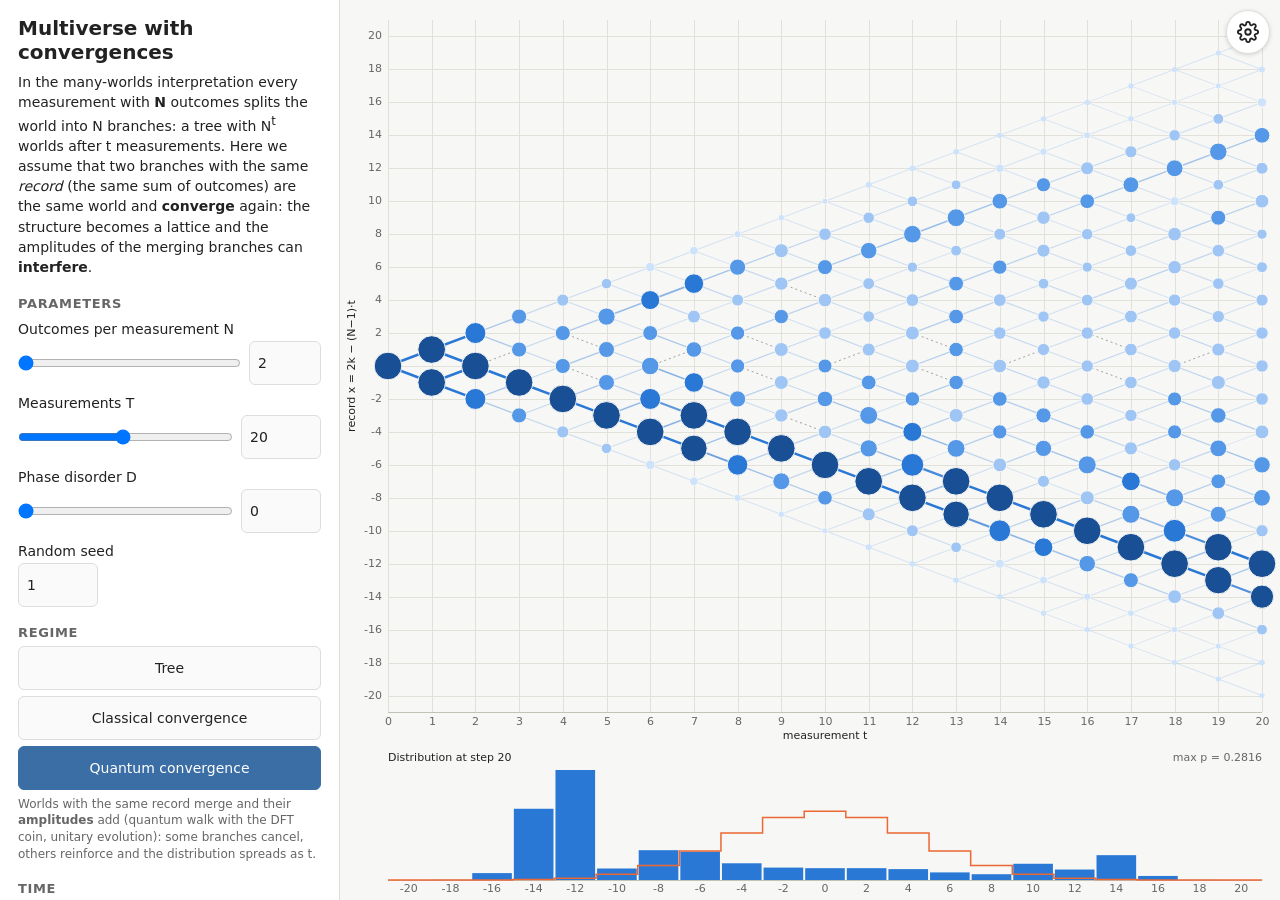
<file: simulations/quantum-mechanics/many-worlds/many-worlds.standalone.html>
<!DOCTYPE html>
<html lang="it">
<head>
<meta charset="utf-8">
<meta name="viewport" content="width=device-width, initial-scale=1, viewport-fit=cover">
<title>Multiverso con convergenze</title>
<style>
/* Theme tokens: light on :root, dark for the system preference (unless light is forced) and for the explicit choice */
:root {
  --bg: #f7f7f5;
  --panel: #ffffff;
  --control: #fafafa;
  --text: #222;
  --muted: #666;
  --border: #ddd;
  --code: #f0f0f0;
  --stat: #3a6ea5;
  --mov: #e07b1a;
  --grid: #e1e0d9;
  --axis: #c3c2b7;
  --accent: #eb6834;
  --ramp-1: #cde2fb;
  --ramp-2: #9ec5f4;
  --ramp-3: #5598e7;
  --ramp-4: #2a78d6;
  --ramp-5: #184f95;
  color-scheme: light;
}

@media (prefers-color-scheme: dark) {
  :root:not([data-theme="light"]) {
    --bg: #1b1d22;
    --panel: #23262d;
    --control: #2c3038;
    --text: #e6e6e6;
    --muted: #a0a3aa;
    --border: #3a3d45;
    --code: #30343c;
    --grid: #2c2c2a;
    --axis: #383835;
    --accent: #d95926;
    --ramp-1: #184f95;
    --ramp-2: #256abf;
    --ramp-3: #3987e5;
    --ramp-4: #6da7ec;
    --ramp-5: #b7d3f6;
    color-scheme: dark;
  }
}

:root[data-theme="dark"] {
  --bg: #1b1d22;
  --panel: #23262d;
  --control: #2c3038;
  --text: #e6e6e6;
  --muted: #a0a3aa;
  --border: #3a3d45;
  --code: #30343c;
  --grid: #2c2c2a;
  --axis: #383835;
  --accent: #d95926;
  --ramp-1: #184f95;
  --ramp-2: #256abf;
  --ramp-3: #3987e5;
  --ramp-4: #6da7ec;
  --ramp-5: #b7d3f6;
  color-scheme: dark;
}

* { box-sizing: border-box; }

html, body {
  margin: 0;
  height: 100%;
  font-family: system-ui, -apple-system, "Segoe UI", Roboto, sans-serif;
  font-size: 14px;
  color: var(--text);
  background: var(--bg);
}

body { display: flex; }

#panel {
  width: 340px;
  flex: 0 0 340px;
  height: 100%;
  overflow-y: auto;
  padding: 16px 18px 24px;
  background: var(--panel);
  border-right: 1px solid var(--border);
}

#view { flex: 1 1 auto; height: 100%; min-width: 0; position: relative; }

#graphBox { position: absolute; inset: 0; }
#graphBox canvas { display: block; }

h1 { font-size: 20px; margin: 0 0 8px; }
h2 { font-size: 13px; text-transform: uppercase; letter-spacing: .05em; color: var(--muted); margin: 18px 0 6px; }
.intro { margin: 0; line-height: 1.45; }


label { display: block; margin: 10px 0 4px; }

input[type=range] { width: 100%; height: 44px; margin: 0; cursor: pointer; }
input[type=number], select {
  min-height: 44px;
  padding: 4px 8px;
  border: 1px solid var(--border);
  border-radius: 6px;
  background: var(--control);
  color: var(--text);
  font: inherit;
}
input[type=number] { width: 80px; }

.row { display: flex; gap: 8px; align-items: center; }
.row input[type=range] { flex: 1 1 auto; }

.note { color: var(--muted); font-size: 12px; line-height: 1.4; margin: 6px 0 0; }

.buttons { display: flex; gap: 6px; }
.buttons.stack { flex-direction: column; }
.buttons button {
  flex: 1 1 0;
  min-height: 44px;
  padding: 6px 4px;
  border: 1px solid var(--border);
  border-radius: 6px;
  background: var(--control);
  color: var(--text);
  cursor: pointer;
  font: inherit;
}
.buttons button.active { background: var(--stat); color: #fff; border-color: var(--stat); }

:focus-visible { outline: 2px solid var(--mov); outline-offset: 2px; }

#readout { width: 100%; border-collapse: collapse; }
#readout th { text-align: left; font-weight: normal; color: var(--muted); width: 70%; }
#readout td { text-align: right; font-variant-numeric: tabular-nums; }
#readout th, #readout td { padding: 6px 2px; border-bottom: 1px solid var(--border); }

.legend { list-style: none; margin: 0; padding: 0; }
.legend li { display: flex; align-items: center; gap: 8px; margin: 4px 0; }
.sw { flex: 0 0 auto; display: inline-block; width: 18px; height: 12px; border-radius: 2px; }
.sw-node { background: var(--ramp-4); border-radius: 6px; }
.sw-edge { height: 2px; background: var(--ramp-4); }
.sw-hollow { border: 1px solid var(--muted); border-radius: 6px; }
.sw-accent { background: var(--accent); border-radius: 6px; }
.sw-compare { height: 0; border-top: 2px solid var(--accent); }

code { background: var(--code); padding: 1px 4px; border-radius: 3px; }

#tooltip {
  position: absolute;
  pointer-events: none;
  max-width: 260px;
  padding: 6px 8px;
  border: 1px solid var(--border);
  border-radius: 6px;
  background: var(--panel);
  color: var(--text);
  font-size: 12px;
  box-shadow: 0 2px 8px rgba(0, 0, 0, .15);
}
#tooltip b { display: block; margin-bottom: 4px; }
#tooltip div { display: flex; justify-content: space-between; gap: 12px; }
#tooltip div span:first-child { color: var(--muted); }
#tooltip div span:last-child { font-variant-numeric: tabular-nums; }

#tableBox { position: absolute; inset: 0; overflow: auto; padding: 16px; }
#table { border-collapse: collapse; min-width: 100%; }
#table caption { text-align: left; font-weight: bold; padding: 0 0 8px; }
#table th, #table td { padding: 6px 10px; border-bottom: 1px solid var(--border); text-align: right; font-variant-numeric: tabular-nums; white-space: nowrap; }
#table th { color: var(--muted); font-weight: normal; }

.visually-hidden { position: absolute; width: 1px; height: 1px; overflow: hidden; clip: rect(0 0 0 0); white-space: nowrap; }

@media (max-width: 760px) {
  body { flex-direction: column; }
  #panel { width: 100%; flex: 0 0 auto; height: auto; max-height: 50%; border-right: 0; border-bottom: 1px solid var(--border); }
  #view { height: 50%; }
}

</style>
<style>
/* Language and theme overlay (shared/js/settings.js); colors come from the page's theme tokens */
.settings-overlay { position: fixed; top: 10px; right: 10px; z-index: 10; }

.settings-toggle {
  display: grid;
  place-items: center;
  width: 44px;
  height: 44px;
  padding: 0;
  border: 1px solid var(--border);
  border-radius: 50%;
  background: var(--panel);
  color: var(--text);
  cursor: pointer;
  box-shadow: 0 1px 4px rgba(0, 0, 0, .15);
}
.settings-toggle svg { width: 22px; height: 22px; }

.settings-panel {
  position: absolute;
  top: 52px;
  right: 0;
  width: 260px;
  max-width: calc(100vw - 20px);
  display: grid;
  grid-template-columns: auto 1fr;
  gap: 8px 10px;
  align-items: center;
  padding: 12px 14px 14px;
  border: 1px solid var(--border);
  border-radius: 8px;
  background: var(--panel);
  box-shadow: 0 4px 16px rgba(0, 0, 0, .2);
}
.settings-panel[hidden] { display: none; }
.settings-panel h2 { grid-column: 1 / -1; margin: 0; }
.settings-panel label { margin: 0; }

/* on narrow screens the side panel is on top: keep its title clear of the button */
@media (max-width: 760px) {
  #panel h1 { padding-right: 52px; }
}

</style>
</head>
<body>
<aside id="panel">
  <h1 data-i18n="heading"></h1>
  <p class="intro" data-i18n-html="intro"></p>

  <h2 data-i18n="parameters"></h2>
  <label id="outcomesLabel" for="outcomes" data-i18n="outcomesLabel"></label>
  <div class="row">
    <input type="range" id="outcomes" min="2" max="4" step="1" value="2">
    <input type="number" id="outcomesNum" min="2" max="4" step="1" value="2" aria-labelledby="outcomesLabel">
  </div>
  <label id="stepsLabel" for="steps" data-i18n="stepsLabel"></label>
  <div class="row">
    <input type="range" id="steps" min="1" max="40" step="1" value="20">
    <input type="number" id="stepsNum" min="1" max="40" step="1" value="20" aria-labelledby="stepsLabel">
  </div>
  <p class="note" id="stepsNote" hidden></p>
  <label id="disorderLabel" for="disorder" data-i18n="disorderLabel"></label>
  <div class="row">
    <input type="range" id="disorder" min="0" max="1" step="0.05" value="0">
    <input type="number" id="disorderNum" min="0" max="1" step="0.05" value="0" aria-labelledby="disorderLabel">
  </div>
  <label for="seed" data-i18n="seedLabel"></label>
  <input type="number" id="seed" min="0" max="99999" step="1" value="1">

  <h2 data-i18n="regime"></h2>
  <div class="buttons stack">
    <button type="button" data-regime="tree" data-i18n="regimeTree"></button>
    <button type="button" data-regime="classical" data-i18n="regimeClassical"></button>
    <button type="button" data-regime="quantum" data-i18n="regimeQuantum"></button>
  </div>
  <p class="note" id="regimeNote"></p>

  <h2 data-i18n="time"></h2>
  <label id="stepLabel" for="step" data-i18n="stepLabel"></label>
  <div class="row">
    <input type="range" id="step" min="0" max="20" step="1" value="20">
    <input type="number" id="stepNum" min="0" max="20" step="1" value="20" aria-labelledby="stepLabel">
  </div>
  <div class="buttons"><button type="button" id="play" data-i18n="play"></button></div>

  <h2 data-i18n="view"></h2>
  <div class="buttons">
    <button type="button" data-view="graph" data-i18n="viewGraph"></button>
    <button type="button" data-view="table" data-i18n="viewTable"></button>
  </div>

  <h2 data-i18n="readings"></h2>
  <table id="readout">
    <tr><th data-i18n-html="rWorldsTree"></th><td id="rWorldsTree"></td></tr>
    <tr><th data-i18n="rDistinct"></th><td id="rDistinct"></td></tr>
    <tr><th data-i18n="rEffClassical"></th><td id="rEffClassical"></td></tr>
    <tr><th data-i18n="rEffQuantum"></th><td id="rEffQuantum"></td></tr>
    <tr><th data-i18n="rSigmaClassical"></th><td id="rSigmaClassical"></td></tr>
    <tr><th data-i18n="rSigmaQuantum"></th><td id="rSigmaQuantum"></td></tr>
    <tr><th data-i18n="rSuppressedEdges"></th><td id="rSuppressedEdges"></td></tr>
    <tr><th data-i18n="rSuppressedNodes"></th><td id="rSuppressedNodes"></td></tr>
  </table>

  <h2 data-i18n="legend"></h2>
  <ul class="legend">
    <li><span class="sw sw-node"></span><span data-i18n="legNode"></span></li>
    <li><span class="sw sw-edge"></span><span data-i18n="legEdge"></span></li>
    <li><span class="sw sw-hollow"></span><span data-i18n="legSuppressed"></span></li>
    <li><span class="sw sw-accent"></span><span data-i18n="legHighlight"></span></li>
    <li><span class="sw sw-compare"></span><span data-i18n="legHistogram"></span></li>
  </ul>
  <p class="note" data-i18n-html="docNote"></p>
</aside>

<main id="view">
  <div id="graphBox">
    <span id="graphTitle" class="visually-hidden" data-i18n="graphAria"></span>
    <canvas id="graph" role="img" aria-labelledby="graphTitle"></canvas>
    <div id="tooltip" hidden></div>
  </div>
  <div id="tableBox" hidden>
    <table id="table">
      <caption id="tableCaption"></caption>
      <thead>
        <tr>
          <th data-i18n="thState"></th>
          <th data-i18n="thPaths"></th>
          <th data-i18n="thPClassical"></th>
          <th data-i18n="thPQuantum"></th>
          <th data-i18n="thRatio"></th>
        </tr>
      </thead>
      <tbody id="tableBody"></tbody>
    </table>
  </div>
</main>

<script>
/*
 * i18n.js: UI dictionaries (Italian default, English). Every user-visible string
 * lives here; the markup only carries data-i18n / data-i18n-html keys.
 */
(function (root) {
  'use strict';

  var DICT = {
    it: {
      name: 'Italiano',
      title: 'Multiverso con convergenze',
      heading: 'Multiverso con convergenze',
      intro: 'Nell’interpretazione a molti mondi ogni misura con <b>N</b> esiti sdoppia il mondo in N rami: un albero con N<sup>t</sup> mondi dopo t misure. Qui si ipotizza che due rami con lo stesso <em>record</em> (la stessa somma degli esiti) siano lo stesso mondo e tornino a <b>convergere</b>: la struttura diventa un reticolo e le ampiezze dei rami che si riuniscono possono <b>interferire</b>.',
      settings: 'Impostazioni',
      language: 'Lingua',
      theme: 'Tema',
      themeSystem: 'Sistema',
      themeLight: 'Chiaro',
      themeDark: 'Scuro',
      parameters: 'Parametri',
      outcomesLabel: 'Esiti per misura N',
      stepsLabel: 'Misure T',
      stepsTreeNote: 'Nella vista ad albero T è limitato a {max} (massimo 4096 mondi disegnati).',
      disorderLabel: 'Disordine di fase D',
      seedLabel: 'Seme casuale',
      regime: 'Regime',
      regimeTree: 'Albero',
      regimeClassical: 'Convergenza classica',
      regimeQuantum: 'Convergenza quantistica',
      regimeNoteTree: 'Ogni misura sdoppia ogni mondo: N<sup>t</sup> mondi distinti. Passando il puntatore su un mondo si evidenziano quelli che avrebbero lo stesso record.',
      regimeNoteClassical: 'I mondi con lo stesso record si fondono e le loro probabilità si sommano: il numero di nodi cresce come (N−1)·t+1 e la distribuzione è una campana di larghezza √t.',
      regimeNoteQuantum: 'I mondi con lo stesso record si fondono e le loro <b>ampiezze</b> si sommano (cammino quantistico con moneta DFT, evoluzione unitaria): alcuni rami si cancellano, altri si rinforzano e la distribuzione si allarga come t.',
      time: 'Tempo',
      stepLabel: 'Misura mostrata t',
      play: '▶ Avvia',
      pause: '❙❙ Pausa',
      view: 'Vista',
      viewGraph: 'Grafico',
      viewTable: 'Tabella',
      readings: 'Letture al passo t',
      rWorldsTree: 'Mondi dell’albero N<sup>t</sup>',
      rDistinct: 'Mondi distinti (nodi)',
      rEffClassical: 'Mondi effettivi 1/Σp² (classico)',
      rEffQuantum: 'Mondi effettivi 1/Σp² (quantistico)',
      rSigmaClassical: 'Larghezza σ (classico)',
      rSigmaQuantum: 'Larghezza σ (quantistico)',
      rSuppressedEdges: 'Rami cancellati per interferenza',
      rSuppressedNodes: 'Mondi a probabilità nulla',
      legend: 'Legenda',
      legNode: 'Mondo: dimensione e colore crescono con la probabilità',
      legEdge: 'Ramo: opacità proporzionale al flusso di probabilità',
      legSuppressed: 'Mondo o ramo cancellato dall’interferenza',
      legHighlight: 'Mondo sotto il puntatore e rami che vi convergono',
      legHistogram: 'Istogramma: distribuzione al passo t; contorno arancione = caso classico',
      docNote: 'Modello e formule: <a href="../../../docs/quantum-mechanics/many-worlds-simulation-guide.it.md">docs/quantum-mechanics/many-worlds-simulation-guide.it.md</a>; teoria e bibliografia: <a href="../../../docs/quantum-mechanics/many-worlds-convergence-theory.it.md">docs/quantum-mechanics/many-worlds-convergence-theory.it.md</a>.',
      axisTime: 'misura t',
      axisState: 'record x = 2k − (N−1)·t',
      axisWorlds: 'mondi',
      ttStep: 'Passo {t}',
      ttState: 'Record x',
      ttPath: 'Esiti',
      ttPaths: 'Sequenze di esiti',
      ttSameState: 'Mondi con lo stesso record',
      ttPClassical: 'p classica',
      ttPQuantum: 'p quantistica',
      ttProbability: 'Probabilità',
      thState: 'Record x',
      thPaths: 'Sequenze',
      thPClassical: 'p classica',
      thPQuantum: 'p quantistica',
      thRatio: 'Rapporto q/c',
      histTitle: 'Distribuzione al passo {t}',
      histMax: 'p massima = {p}',
      graphAria: 'Grafico del multiverso: tempo in orizzontale, record in verticale, nodi e rami colorati secondo la probabilità'
    },
    en: {
      name: 'English',
      title: 'Multiverse with convergences',
      heading: 'Multiverse with convergences',
      intro: 'In the many-worlds interpretation every measurement with <b>N</b> outcomes splits the world into N branches: a tree with N<sup>t</sup> worlds after t measurements. Here we assume that two branches with the same <em>record</em> (the same sum of outcomes) are the same world and <b>converge</b> again: the structure becomes a lattice and the amplitudes of the merging branches can <b>interfere</b>.',
      settings: 'Settings',
      language: 'Language',
      theme: 'Theme',
      themeSystem: 'System',
      themeLight: 'Light',
      themeDark: 'Dark',
      parameters: 'Parameters',
      outcomesLabel: 'Outcomes per measurement N',
      stepsLabel: 'Measurements T',
      stepsTreeNote: 'In the tree view T is limited to {max} (at most 4096 drawn worlds).',
      disorderLabel: 'Phase disorder D',
      seedLabel: 'Random seed',
      regime: 'Regime',
      regimeTree: 'Tree',
      regimeClassical: 'Classical convergence',
      regimeQuantum: 'Quantum convergence',
      regimeNoteTree: 'Every measurement splits every world: N<sup>t</sup> distinct worlds. Hovering a world highlights the ones that would share its record.',
      regimeNoteClassical: 'Worlds with the same record merge and their probabilities add: the number of nodes grows as (N−1)·t+1 and the distribution is a bell of width √t.',
      regimeNoteQuantum: 'Worlds with the same record merge and their <b>amplitudes</b> add (quantum walk with the DFT coin, unitary evolution): some branches cancel, others reinforce and the distribution spreads as t.',
      time: 'Time',
      stepLabel: 'Displayed measurement t',
      play: '▶ Play',
      pause: '❙❙ Pause',
      view: 'View',
      viewGraph: 'Graph',
      viewTable: 'Table',
      readings: 'Readings at step t',
      rWorldsTree: 'Tree worlds N<sup>t</sup>',
      rDistinct: 'Distinct worlds (nodes)',
      rEffClassical: 'Effective worlds 1/Σp² (classical)',
      rEffQuantum: 'Effective worlds 1/Σp² (quantum)',
      rSigmaClassical: 'Spread σ (classical)',
      rSigmaQuantum: 'Spread σ (quantum)',
      rSuppressedEdges: 'Branches cancelled by interference',
      rSuppressedNodes: 'Worlds with zero probability',
      legend: 'Legend',
      legNode: 'World: size and colour grow with probability',
      legEdge: 'Branch: opacity proportional to the probability flow',
      legSuppressed: 'World or branch cancelled by interference',
      legHighlight: 'World under the pointer and branches converging into it',
      legHistogram: 'Histogram: distribution at step t; orange outline = classical case',
      docNote: 'Model and formulas: <a href="../../../docs/quantum-mechanics/many-worlds-simulation-guide.en.md">docs/quantum-mechanics/many-worlds-simulation-guide.en.md</a>; theory and references: <a href="../../../docs/quantum-mechanics/many-worlds-convergence-theory.en.md">docs/quantum-mechanics/many-worlds-convergence-theory.en.md</a>.',
      axisTime: 'measurement t',
      axisState: 'record x = 2k − (N−1)·t',
      axisWorlds: 'worlds',
      ttStep: 'Step {t}',
      ttState: 'Record x',
      ttPath: 'Outcomes',
      ttPaths: 'Outcome sequences',
      ttSameState: 'Worlds with the same record',
      ttPClassical: 'classical p',
      ttPQuantum: 'quantum p',
      ttProbability: 'Probability',
      thState: 'Record x',
      thPaths: 'Sequences',
      thPClassical: 'classical p',
      thPQuantum: 'quantum p',
      thRatio: 'Ratio q/c',
      histTitle: 'Distribution at step {t}',
      histMax: 'max p = {p}',
      graphAria: 'Multiverse graph: time horizontally, record vertically, nodes and branches coloured by probability'
    }
  };

  var current = 'it';

  function t(key, vars) {
    var s = (DICT[current] && DICT[current][key]) || DICT.it[key] || key;
    if (vars) Object.keys(vars).forEach(function (k) { s = s.replace('{' + k + '}', vars[k]); });
    return s;
  }

  function apply(rootEl) {
    rootEl = rootEl || document;
    rootEl.querySelectorAll('[data-i18n]').forEach(function (el) { el.textContent = t(el.dataset.i18n); });
    rootEl.querySelectorAll('[data-i18n-html]').forEach(function (el) { el.innerHTML = t(el.dataset.i18nHtml); });
    document.documentElement.lang = current;
    document.title = t('title');
  }

  function setLanguage(lang) {
    current = DICT[lang] ? lang : 'it';
    return current;
  }

  /* Returns the keys missing from any language ('lang:key'); empty when the dictionaries match. */
  function check() {
    var missing = [], langs = Object.keys(DICT);
    langs.forEach(function (a) {
      Object.keys(DICT[a]).forEach(function (key) {
        langs.forEach(function (b) { if (!(key in DICT[b])) missing.push(b + ':' + key); });
      });
    });
    return missing;
  }

  root.I18n = {
    t: t,
    apply: apply,
    setLanguage: setLanguage,
    getLanguage: function () { return current; },
    languages: function () { return Object.keys(DICT).map(function (l) { return { code: l, name: DICT[l].name }; }); },
    check: check
  };
})(typeof self !== 'undefined' ? self : this);

</script>

<script>
/*
 * settings.js: language and theme overlay shared by every simulation (gear button,
 * top right). Choices are stored under the same keys for all simulations; ?lang= in
 * the URL overrides the stored language.
 *
 * Needs the page's I18n with the keys settings, language, theme, themeSystem, themeLight,
 * themeDark. Settings.init(onChange) applies the stored choices and returns the resolved
 * theme ('light' or 'dark'); onChange(theme) is called after every later change, so the
 * page can redraw what is not styled by CSS (canvas, WebGL) and re-translate dynamic text.
 */
(function (root) {
  'use strict';

  var STORAGE = { lang: 'realitymodels.lang', theme: 'realitymodels.theme' };
  var GEAR = '<svg viewBox="0 0 24 24" aria-hidden="true" fill="none" stroke="currentColor" stroke-width="2" stroke-linecap="round" stroke-linejoin="round">' +
    '<circle cx="12" cy="12" r="3"/><path d="M19.4 15a1.7 1.7 0 0 0 .3 1.8l.1.1a2 2 0 1 1-2.8 2.8l-.1-.1a1.7 1.7 0 0 0-1.8-.3 1.7 1.7 0 0 0-1 1.5V21a2 2 0 1 1-4 0v-.1a1.7 1.7 0 0 0-1.1-1.5 1.7 1.7 0 0 0-1.8.3l-.1.1a2 2 0 1 1-2.8-2.8l.1-.1a1.7 1.7 0 0 0 .3-1.8 1.7 1.7 0 0 0-1.5-1H3a2 2 0 1 1 0-4h.1a1.7 1.7 0 0 0 1.5-1.1 1.7 1.7 0 0 0-.3-1.8l-.1-.1a2 2 0 1 1 2.8-2.8l.1.1a1.7 1.7 0 0 0 1.8.3H9a1.7 1.7 0 0 0 1-1.5V3a2 2 0 1 1 4 0v.1a1.7 1.7 0 0 0 1 1.5 1.7 1.7 0 0 0 1.8-.3l.1-.1a2 2 0 1 1 2.8 2.8l-.1.1a1.7 1.7 0 0 0-.3 1.8V9a1.7 1.7 0 0 0 1.5 1H21a2 2 0 1 1 0 4h-.1a1.7 1.7 0 0 0-1.5 1z"/></svg>';

  function stored(key) { try { return localStorage.getItem(key); } catch (e) { return null; } }
  function store(key, value) { try { localStorage.setItem(key, value); } catch (e) { /* private mode or blocked storage */ } }

  function init(onChange) {
    var overlay = document.createElement('div');
    overlay.className = 'settings-overlay';
    overlay.innerHTML =
      '<button type="button" class="settings-toggle" aria-expanded="false" aria-controls="settingsPanel">' + GEAR + '</button>' +
      '<div id="settingsPanel" class="settings-panel" role="dialog" aria-labelledby="settingsTitle" hidden>' +
      '<h2 id="settingsTitle" data-i18n="settings"></h2>' +
      '<label for="settingsLanguage" data-i18n="language"></label><select id="settingsLanguage"></select>' +
      '<label for="settingsTheme" data-i18n="theme"></label><select id="settingsTheme">' +
      '<option value="system" data-i18n="themeSystem"></option>' +
      '<option value="light" data-i18n="themeLight"></option>' +
      '<option value="dark" data-i18n="themeDark"></option></select></div>';
    document.body.appendChild(overlay);

    var toggle = overlay.querySelector('.settings-toggle');
    var panel = overlay.querySelector('.settings-panel');
    var language = overlay.querySelector('#settingsLanguage');
    var theme = overlay.querySelector('#settingsTheme');
    var systemDark = window.matchMedia('(prefers-color-scheme: dark)');

    I18n.languages().forEach(function (l) {
      var option = document.createElement('option');
      option.value = l.code;
      option.textContent = l.name;
      language.appendChild(option);
    });

    function translate() {
      I18n.apply();
      toggle.setAttribute('aria-label', I18n.t('settings'));
      toggle.title = I18n.t('settings');
    }
    function resolvedTheme() {
      return theme.value === 'dark' || (theme.value === 'system' && systemDark.matches) ? 'dark' : 'light';
    }
    function applyTheme() {
      document.documentElement.dataset.theme = resolvedTheme();
      return resolvedTheme();
    }
    function setOpen(open) {
      panel.hidden = !open;
      toggle.setAttribute('aria-expanded', String(open));
      if (open) language.focus();
    }

    var qs = new URLSearchParams(location.search);
    language.value = I18n.setLanguage(qs.get('lang') || stored(STORAGE.lang) || (navigator.language || 'it').slice(0, 2));
    theme.value = stored(STORAGE.theme) || 'system';
    translate();

    language.addEventListener('change', function () {
      I18n.setLanguage(language.value);
      store(STORAGE.lang, language.value);
      translate();
      onChange(resolvedTheme());
    });
    theme.addEventListener('change', function () {
      store(STORAGE.theme, theme.value);
      onChange(applyTheme());
    });
    systemDark.addEventListener('change', function () {
      if (theme.value === 'system') onChange(applyTheme());
    });
    toggle.addEventListener('click', function () { setOpen(panel.hidden); });
    document.addEventListener('keydown', function (e) {
      if (e.key === 'Escape' && !panel.hidden) { setOpen(false); toggle.focus(); }
    });
    document.addEventListener('pointerdown', function (e) {
      if (!panel.hidden && !overlay.contains(e.target)) setOpen(false);
    });

    return applyTheme();
  }

  root.Settings = { init: init };
})(typeof self !== 'undefined' ? self : this);

</script>
<script>
/*
 * model.js: many-worlds lattice with convergences. Pure functions, also usable from Node.
 *
 * Every step is a measurement with N outcomes c = 0..N-1. A world is identified by
 * its record k = sum of the outcomes so far, so worlds that reach the same k at the
 * same step converge into one node: (N-1)·t + 1 nodes at step t instead of N^t.
 * The record is drawn as x = 2k - (N-1)·t, centred on zero.
 *
 * Classical regime: outcome sequences are counted and their probabilities add.
 * Quantum regime: coined quantum walk with the DFT coin (Hadamard for N = 2).
 * The measured system starts in |0>; at each step the coin acts on the N coin
 * components of every node, then component c moves to node k + c. Component c
 * of node k + c comes from node k only, so the amplitudes of the converging
 * worlds meet in different components and interfere at the next coin: the
 * evolution stays exactly unitary (total probability 1 at every step).
 */
(function (root, factory) {
  if (typeof module !== 'undefined' && module.exports) {
    module.exports = factory();
  } else {
    root.Model = factory();
  }
})(typeof self !== 'undefined' ? self : this, function () {
  'use strict';

  var EPSILON = 1e-9; // below this a probability counts as cancelled by interference

  /* mulberry32: a small seeded generator, so a seed reproduces the same disorder phases */
  function seededRandom(seed) {
    var state = seed >>> 0;
    return function () {
      state = (state + 0x6D2B79F5) >>> 0;
      var z = state;
      z = Math.imul(z ^ (z >>> 15), z | 1);
      z ^= z + Math.imul(z ^ (z >>> 7), z | 61);
      return ((z ^ (z >>> 14)) >>> 0) / 4294967296;
    };
  }

  /* DFT coin: U[c][d] = exp(2πi·c·d / N) / √N */
  function dftCoin(n) {
    var coin = [];
    for (var c = 0; c < n; c++) {
      coin.push([]);
      for (var d = 0; d < n; d++) {
        var angle = 2 * Math.PI * c * d / n;
        coin[c].push({ re: Math.cos(angle) / Math.sqrt(n), im: Math.sin(angle) / Math.sqrt(n) });
      }
    }
    return coin;
  }

  function zeroAmplitudes(n) {
    var amplitudes = [];
    for (var c = 0; c < n; c++) amplitudes.push({ re: 0, im: 0 });
    return amplitudes;
  }

  /**
   * options: { outcomes: N >= 2, steps: T, disorder: 0..1, seed }
   * Returns lattice[t] = nodes k = 0..(N-1)·t, each with
   *   x, paths (outcome sequences reaching k), pClassical = paths / N^t,
   *   pQuantum = Σ_c |ψ(k,c)|², flowClassical[c] and flowQuantum[c] = probability
   *   leaving the node through outcome c towards node k + c of the next step.
   * disorder > 0 rotates every node by a random phase |φ| <= π·disorder before the
   * coin: still unitary, it models worlds whose amplitudes arrive with unrelated phases.
   */
  function buildLattice(options) {
    var n = options.outcomes, disorder = options.disorder || 0;
    var random = seededRandom(options.seed || 0);
    var coin = dftCoin(n);
    var lattice = [];
    var paths = [1];
    var amplitudes = [zeroAmplitudes(n)];
    amplitudes[0][0].re = 1;
    for (var t = 0; t <= options.steps; t++) {
      var total = Math.pow(n, t);
      var nextPaths = [], nextAmplitudes = [];
      for (var j = 0; j < (n - 1) * (t + 1) + 1; j++) { nextPaths.push(0); nextAmplitudes.push(zeroAmplitudes(n)); }
      var nodes = [];
      for (var k = 0; k < paths.length; k++) {
        var phase = disorder ? (2 * random() - 1) * Math.PI * disorder : 0;
        var cosPhase = Math.cos(phase), sinPhase = Math.sin(phase);
        var node = { x: 2 * k - (n - 1) * t, paths: paths[k], pClassical: paths[k] / total, pQuantum: 0, flowClassical: [], flowQuantum: [] };
        for (var c = 0; c < n; c++) {
          var a = amplitudes[k][c];
          node.pQuantum += a.re * a.re + a.im * a.im;
        }
        for (c = 0; c < n; c++) {
          var re = 0, im = 0;
          for (var d = 0; d < n; d++) {
            var rotatedRe = amplitudes[k][d].re * cosPhase - amplitudes[k][d].im * sinPhase;
            var rotatedIm = amplitudes[k][d].re * sinPhase + amplitudes[k][d].im * cosPhase;
            re += coin[c][d].re * rotatedRe - coin[c][d].im * rotatedIm;
            im += coin[c][d].re * rotatedIm + coin[c][d].im * rotatedRe;
          }
          node.flowClassical.push(node.pClassical / n);
          node.flowQuantum.push(re * re + im * im);
          nextPaths[k + c] += paths[k];
          nextAmplitudes[k + c][c].re = re;
          nextAmplitudes[k + c][c].im = im;
        }
        nodes.push(node);
      }
      lattice.push(nodes);
      paths = nextPaths;
      amplitudes = nextAmplitudes;
    }
    return lattice;
  }

  /**
   * Readings for step t: worlds of the tree N^t, distinct nodes, effective number of
   * worlds 1/Σp² and spread σ of x in both regimes, nodes and incoming branches
   * cancelled by interference (quantum probability below EPSILON).
   */
  function statistics(lattice, t) {
    var nodes = lattice[t], n = nodes[0].flowClassical.length;
    var s = { treeWorlds: Math.pow(n, t), distinct: nodes.length, suppressedNodes: 0, suppressedEdges: 0 };
    var squaresC = 0, squaresQ = 0, meanC = 0, meanQ = 0, momentC = 0, momentQ = 0;
    nodes.forEach(function (node) {
      squaresC += node.pClassical * node.pClassical;
      squaresQ += node.pQuantum * node.pQuantum;
      meanC += node.pClassical * node.x;
      meanQ += node.pQuantum * node.x;
      momentC += node.pClassical * node.x * node.x;
      momentQ += node.pQuantum * node.x * node.x;
      if (node.pQuantum < EPSILON) s.suppressedNodes++;
    });
    if (t > 0) {
      lattice[t - 1].forEach(function (node) {
        node.flowQuantum.forEach(function (flow) { if (flow < EPSILON) s.suppressedEdges++; });
      });
    }
    s.effectiveClassical = 1 / squaresC;
    s.effectiveQuantum = 1 / squaresQ;
    s.sigmaClassical = Math.sqrt(Math.max(0, momentC - meanC * meanC));
    s.sigmaQuantum = Math.sqrt(Math.max(0, momentQ - meanQ * meanQ));
    return s;
  }

  return { EPSILON: EPSILON, buildLattice: buildLattice, statistics: statistics };
});

</script>
<script>
/*
 * graph.js: Canvas renderer: lattice (time on x, record on y) or naive tree (fan
 * layout), plus the histogram of the displayed step. Colours are read from the CSS
 * tokens on every draw, so the canvas follows the theme.
 */
(function (root) {
  'use strict';

  var EPSILON = 1e-9;
  var MARGIN = { left: 48, right: 18, top: 20, bottom: 36 };
  var HISTOGRAM = { height: 110, top: 22, bottom: 20 };
  var HOVER_RADIUS = 10;
  var FONT = '11px system-ui, sans-serif';

  function MultiverseGraph(canvas, tooltip) {
    var self = this;
    this.canvas = canvas;
    this.tooltip = tooltip;
    this.context = canvas.getContext('2d');
    this.state = null;
    this.hover = null;
    canvas.addEventListener('pointermove', function (e) { self.setHover(self.pointAt(e.offsetX, e.offsetY), e); });
    canvas.addEventListener('pointerdown', function (e) { self.setHover(self.pointAt(e.offsetX, e.offsetY), e); });
    canvas.addEventListener('pointerleave', function () { self.setHover(null); });
    new ResizeObserver(function () { self.draw(); }).observe(canvas.parentElement);
  }

  /* state: { lattice, outcomes, steps, step, regime: 'tree'|'classical'|'quantum', text: I18n.t } */
  MultiverseGraph.prototype.update = function (state) {
    this.state = state;
    this.hover = null;
    this.tooltip.hidden = true;
    this.draw();
  };

  MultiverseGraph.prototype.layout = function () {
    var box = this.canvas.parentElement, dpr = window.devicePixelRatio || 1;
    var width = box.clientWidth, height = box.clientHeight;
    if (this.canvas.width !== Math.round(width * dpr) || this.canvas.height !== Math.round(height * dpr)) {
      this.canvas.width = Math.round(width * dpr);
      this.canvas.height = Math.round(height * dpr);
      this.canvas.style.width = width + 'px';
      this.canvas.style.height = height + 'px';
    }
    this.context.setTransform(dpr, 0, 0, dpr, 0, 0);
    var s = this.state, histogramHeight = Math.min(HISTOGRAM.height, Math.round(height * 0.25));
    var plot = {
      left: MARGIN.left, top: MARGIN.top, width: width - MARGIN.left - MARGIN.right,
      height: height - MARGIN.top - MARGIN.bottom - HISTOGRAM.top - histogramHeight - HISTOGRAM.bottom
    };
    plot.bottom = plot.top + plot.height;
    plot.unitY = plot.height / (2 * (s.outcomes - 1) * s.steps + 2); // record range is ±(N-1)·T plus one unit of padding
    this.plot = plot;
    this.histogram = { left: plot.left, top: plot.bottom + MARGIN.bottom + HISTOGRAM.top, width: plot.width, height: histogramHeight };
    return { width: width, height: height };
  };

  MultiverseGraph.prototype.xOf = function (t) { return this.plot.left + this.plot.width * t / this.state.steps; };
  MultiverseGraph.prototype.yOf = function (x) { return this.plot.top + this.plot.height / 2 - x * this.plot.unitY; };
  MultiverseGraph.prototype.yOfTree = function (index, count) { return this.plot.top + this.plot.height * (index + 0.5) / count; };

  function readTheme() {
    var style = getComputedStyle(document.documentElement);
    function token(name) { return style.getPropertyValue(name).trim(); }
    return {
      bg: token('--bg'), text: token('--text'), muted: token('--muted'), grid: token('--grid'), axis: token('--axis'), accent: token('--accent'),
      ramp: [1, 2, 3, 4, 5].map(function (i) { return token('--ramp-' + i); })
    };
  }

  function tickStep(unit, minSpacing) {
    var candidates = [1, 2, 4, 10, 20, 50, 100];
    for (var i = 0; i < candidates.length; i++) if (candidates[i] * unit >= minSpacing) return candidates[i];
    return candidates[candidates.length - 1];
  }

  /* 0..4 index into the sequential ramp; the square root keeps small probabilities visible */
  function rampLevel(ratio) { return Math.min(4, Math.floor(5 * Math.sqrt(ratio))); }

  /* Tree world index -> outcomes: the last outcome is the least significant base-N digit */
  function digitSum(index, n, digits) { var sum = 0; for (var i = 0; i < digits; i++) { sum += index % n; index = Math.floor(index / n); } return sum; }
  function digitsOf(index, n, digits) { var out = []; for (var i = 0; i < digits; i++) { out.unshift(index % n); index = Math.floor(index / n); } return out; }

  function formatProbability(p) { return p < 1e-4 ? p.toExponential(2) : p.toFixed(4); }
  function formatCount(n) { return n < 1e6 ? n.toLocaleString(document.documentElement.lang) : n.toExponential(2); }

  MultiverseGraph.prototype.draw = function () {
    if (!this.state) return;
    var size = this.layout();
    if (size.width < 40 || size.height < 40) return;
    var theme = readTheme(), ctx = this.context;
    ctx.fillStyle = theme.bg;
    ctx.fillRect(0, 0, size.width, size.height);
    ctx.font = FONT;
    this.drawAxes(theme);
    if (this.state.regime === 'tree') this.drawTree(theme); else this.drawLattice(theme);
    this.drawHistogram(theme);
  };

  MultiverseGraph.prototype.drawAxes = function (theme) {
    var s = this.state, plot = this.plot, ctx = this.context, text = s.text;
    var stride = Math.max(1, Math.ceil(28 * s.steps / plot.width));
    ctx.lineWidth = 1;
    ctx.strokeStyle = theme.grid;
    ctx.fillStyle = theme.muted;
    ctx.textAlign = 'center';
    ctx.textBaseline = 'top';
    for (var t = 0; t <= s.steps; t += stride) {
      var x = Math.round(this.xOf(t)) + 0.5;
      ctx.beginPath(); ctx.moveTo(x, plot.top); ctx.lineTo(x, plot.bottom); ctx.stroke();
      ctx.fillText(t, x, plot.bottom + 5);
    }
    ctx.strokeStyle = theme.axis;
    ctx.beginPath(); ctx.moveTo(plot.left, plot.bottom + 0.5); ctx.lineTo(plot.left + plot.width, plot.bottom + 0.5); ctx.stroke();
    ctx.fillStyle = theme.text;
    ctx.fillText(text('axisTime'), plot.left + plot.width / 2, plot.bottom + 19);
    var yTitle = text('axisWorlds');
    if (s.regime !== 'tree') {
      yTitle = text('axisState');
      var range = (s.outcomes - 1) * s.steps, step = tickStep(plot.unitY, 18);
      ctx.strokeStyle = theme.grid;
      ctx.fillStyle = theme.muted;
      ctx.textAlign = 'right';
      ctx.textBaseline = 'middle';
      for (var v = -Math.floor(range / step) * step; v <= range; v += step) {
        var y = Math.round(this.yOf(v)) + 0.5;
        ctx.beginPath(); ctx.moveTo(plot.left, y); ctx.lineTo(plot.left + plot.width, y); ctx.stroke();
        ctx.fillText(v, plot.left - 6, y);
      }
    }
    ctx.save();
    ctx.translate(12, plot.top + plot.height / 2);
    ctx.rotate(-Math.PI / 2);
    ctx.fillStyle = theme.text;
    ctx.textAlign = 'center';
    ctx.textBaseline = 'middle';
    ctx.fillText(yTitle, 0, 0);
    ctx.restore();
  };

  /* ratio = flow relative to the strongest flow of the same step */
  MultiverseGraph.prototype.drawEdge = function (x0, y0, x1, y1, ratio, suppressed, highlighted, theme) {
    var ctx = this.context;
    ctx.beginPath(); ctx.moveTo(x0, y0); ctx.lineTo(x1, y1);
    if (highlighted) { ctx.strokeStyle = theme.accent; ctx.lineWidth = 2; ctx.globalAlpha = 1; }
    else if (suppressed) { ctx.strokeStyle = theme.muted; ctx.lineWidth = 1; ctx.globalAlpha = 0.6; }
    else { ctx.strokeStyle = theme.ramp[3]; ctx.lineWidth = 1 + 1.5 * ratio; ctx.globalAlpha = 0.15 + 0.85 * ratio; }
    ctx.setLineDash(suppressed && !highlighted ? [2, 3] : []);
    ctx.stroke();
    ctx.setLineDash([]);
    ctx.globalAlpha = 1;
  };

  MultiverseGraph.prototype.drawNode = function (x, y, radius, fill, hollow, highlighted, theme) {
    var ctx = this.context;
    ctx.beginPath(); ctx.arc(x, y, radius, 0, 2 * Math.PI);
    ctx.lineWidth = 1;
    if (hollow) {
      ctx.fillStyle = theme.bg; ctx.fill();
      ctx.strokeStyle = highlighted ? theme.accent : theme.muted; ctx.stroke();
      return;
    }
    ctx.fillStyle = highlighted ? theme.accent : fill;
    ctx.fill();
    if (radius >= 3) { ctx.strokeStyle = theme.bg; ctx.stroke(); } // surface ring separates touching marks
  };

  MultiverseGraph.prototype.drawLattice = function (theme) {
    var s = this.state, lattice = s.lattice, n = s.outcomes, hover = this.hover, plot = this.plot, self = this;
    var quantum = s.regime === 'quantum', pKey = quantum ? 'pQuantum' : 'pClassical', flowKey = quantum ? 'flowQuantum' : 'flowClassical';
    var rMax = Math.min(14, 0.42 * Math.min(2 * plot.unitY, plot.width / s.steps)), rMin = Math.max(1.2, 0.18 * rMax);
    var highlightedEdges = [];
    for (var t = 0; t < s.step; t++) {
      var nodes = lattice[t], maxFlow = 0, x0 = this.xOf(t), x1 = this.xOf(t + 1);
      nodes.forEach(function (node) { maxFlow = Math.max(maxFlow, Math.max.apply(null, node[flowKey])); });
      for (var k = 0; k < nodes.length; k++) {
        for (var c = 0; c < n; c++) {
          var flow = nodes[k][flowKey][c];
          var edge = [x0, this.yOf(nodes[k].x), x1, this.yOf(lattice[t + 1][k + c].x), maxFlow ? flow / maxFlow : 0, flow < EPSILON];
          if (hover && hover.t === t + 1 && hover.index === k + c) highlightedEdges.push(edge);
          else this.drawEdge(edge[0], edge[1], edge[2], edge[3], edge[4], edge[5], false, theme);
        }
      }
    }
    highlightedEdges.forEach(function (e) { self.drawEdge(e[0], e[1], e[2], e[3], e[4], e[5], true, theme); });
    for (t = 0; t <= s.step; t++) {
      nodes = lattice[t];
      var pMax = 0, x = this.xOf(t);
      nodes.forEach(function (node) { pMax = Math.max(pMax, node[pKey]); });
      for (k = 0; k < nodes.length; k++) {
        var p = nodes[k][pKey], ratio = pMax ? p / pMax : 0, suppressed = p < EPSILON;
        var highlighted = !!hover && ((hover.t === t && hover.index === k) || (hover.t === t + 1 && hover.index - k >= 0 && hover.index - k < n));
        this.drawNode(x, this.yOf(nodes[k].x), suppressed ? rMin : rMin + (rMax - rMin) * Math.sqrt(ratio), theme.ramp[rampLevel(ratio)], suppressed, highlighted, theme);
      }
    }
  };

  MultiverseGraph.prototype.drawTree = function (theme) {
    var s = this.state, n = s.outcomes, plot = this.plot, hover = this.hover, self = this;
    var rMax = Math.min(14, 0.42 * plot.width / s.steps);
    var hoverSum = hover ? digitSum(hover.index, n, hover.t) : -1;
    var ancestors = {}; // 't:index' of the hovered world's own history
    if (hover) for (var a = hover.index, ta = hover.t; ta >= 0; ta--, a = Math.floor(a / n)) ancestors[ta + ':' + a] = true;
    var highlightedEdges = [];
    for (var t = 0; t < s.step; t++) {
      var count = Math.pow(n, t), x0 = this.xOf(t), x1 = this.xOf(t + 1);
      for (var i = 0; i < count; i++) {
        var y0 = this.yOfTree(i, count);
        for (var c = 0; c < n; c++) {
          var child = i * n + c, y1 = this.yOfTree(child, count * n);
          if (ancestors[(t + 1) + ':' + child]) highlightedEdges.push([x0, y0, x1, y1]);
          else this.drawEdge(x0, y0, x1, y1, 0.3, false, false, theme);
        }
      }
    }
    highlightedEdges.forEach(function (e) { self.drawEdge(e[0], e[1], e[2], e[3], 1, false, true, theme); });
    for (t = 0; t <= s.step; t++) {
      count = Math.pow(n, t);
      var x = this.xOf(t), radius = Math.max(1.2, Math.min(rMax, 0.42 * plot.height / count));
      for (i = 0; i < count; i++) {
        var highlighted = !!hover && ((hover.t === t && digitSum(i, n, t) === hoverSum) || !!ancestors[t + ':' + i]);
        this.drawNode(x, this.yOfTree(i, count), radius, theme.ramp[3], false, highlighted, theme);
      }
    }
  };

  MultiverseGraph.prototype.drawHistogram = function (theme) {
    var s = this.state, h = this.histogram, ctx = this.context, text = s.text, nodes = s.lattice[s.step];
    var quantum = s.regime === 'quantum', pKey = quantum ? 'pQuantum' : 'pClassical';
    var range = (s.outcomes - 1) * s.steps, unit = h.width / (2 * range + 2);
    var slot = 2 * unit, barWidth = Math.max(1, slot - (slot > 4 ? 2 : 0));
    var pMax = 0;
    nodes.forEach(function (node) { pMax = Math.max(pMax, node[pKey], quantum ? node.pClassical : 0); });
    var hovered = this.hover && this.hover.t === s.step ? (s.regime === 'tree' ? digitSum(this.hover.index, s.outcomes, s.step) : this.hover.index) : -1;
    function xOf(x) { return h.left + (x + range + 1) * unit; }
    function yOf(p) { return h.top + h.height - (pMax ? h.height * p / pMax : 0); }
    ctx.fillStyle = theme.text;
    ctx.textAlign = 'left';
    ctx.textBaseline = 'bottom';
    ctx.fillText(text('histTitle', { t: s.step }), h.left, h.top - 6);
    ctx.fillStyle = theme.muted;
    ctx.textAlign = 'right';
    ctx.fillText(text('histMax', { p: formatProbability(pMax) }), h.left + h.width, h.top - 6);
    ctx.strokeStyle = theme.axis;
    ctx.lineWidth = 1;
    ctx.beginPath(); ctx.moveTo(h.left, h.top + h.height + 0.5); ctx.lineTo(h.left + h.width, h.top + h.height + 0.5); ctx.stroke();
    nodes.forEach(function (node, k) {
      var top = yOf(node[pKey]);
      ctx.fillStyle = k === hovered ? theme.accent : theme.ramp[3];
      if (top < h.top + h.height) ctx.fillRect(xOf(node.x) - barWidth / 2, top, barWidth, h.top + h.height - top);
    });
    if (quantum) { // classical distribution as a step outline, for comparison
      ctx.strokeStyle = theme.accent;
      ctx.lineWidth = 1.5;
      ctx.beginPath();
      nodes.forEach(function (node, k) {
        var y = yOf(node.pClassical), left = xOf(node.x) - slot / 2;
        if (k === 0) ctx.moveTo(left, y); else ctx.lineTo(left, y);
        ctx.lineTo(left + slot, y);
      });
      ctx.stroke();
    }
    var step = tickStep(unit, 24);
    ctx.fillStyle = theme.muted;
    ctx.textAlign = 'center';
    ctx.textBaseline = 'top';
    for (var v = -Math.floor(range / step) * step; v <= range; v += step) ctx.fillText(v, xOf(v), h.top + h.height + 4);
  };

  MultiverseGraph.prototype.pointAt = function (px, py) {
    var s = this.state, plot = this.plot;
    if (!s || !plot || py < plot.top - HOVER_RADIUS || py > plot.bottom + HOVER_RADIUS) return null;
    var t = Math.round((px - plot.left) / plot.width * s.steps);
    if (t < 0 || t > s.step || Math.abs(this.xOf(t) - px) > HOVER_RADIUS) return null;
    var tree = s.regime === 'tree', count = tree ? Math.pow(s.outcomes, t) : s.lattice[t].length;
    var best = null, bestDistance = HOVER_RADIUS;
    for (var i = 0; i < count; i++) {
      var d = Math.abs((tree ? this.yOfTree(i, count) : this.yOf(s.lattice[t][i].x)) - py);
      if (d < bestDistance) { bestDistance = d; best = { t: t, index: i }; }
    }
    return best;
  };

  MultiverseGraph.prototype.setHover = function (hover, event) {
    var previous = this.hover;
    if (!!hover !== !!previous || (hover && (hover.t !== previous.t || hover.index !== previous.index))) {
      this.hover = hover;
      this.draw();
    }
    if (!hover) { this.tooltip.hidden = true; return; }
    this.tooltip.innerHTML = this.describe(hover);
    this.tooltip.hidden = false;
    var box = this.canvas.parentElement, left = event.offsetX + 14, top = event.offsetY + 14;
    if (left + this.tooltip.offsetWidth > box.clientWidth - 4) left = Math.max(4, event.offsetX - 14 - this.tooltip.offsetWidth);
    if (top + this.tooltip.offsetHeight > box.clientHeight - 4) top = Math.max(4, event.offsetY - 14 - this.tooltip.offsetHeight);
    this.tooltip.style.left = left + 'px';
    this.tooltip.style.top = top + 'px';
  };

  MultiverseGraph.prototype.describe = function (hover) {
    var s = this.state, text = s.text, rows;
    if (s.regime === 'tree') {
      var k = digitSum(hover.index, s.outcomes, hover.t);
      rows = [
        [text('ttPath'), digitsOf(hover.index, s.outcomes, hover.t).join(' ') || '–'],
        [text('ttState'), 2 * k - (s.outcomes - 1) * hover.t],
        [text('ttProbability'), formatProbability(Math.pow(s.outcomes, -hover.t))],
        [text('ttSameState'), formatCount(s.lattice[hover.t][k].paths)]
      ];
    } else {
      var node = s.lattice[hover.t][hover.index];
      rows = [
        [text('ttState'), node.x],
        [text('ttPaths'), formatCount(node.paths)],
        [text('ttPClassical'), formatProbability(node.pClassical)],
        [text('ttPQuantum'), formatProbability(node.pQuantum)]
      ];
    }
    return '<b>' + text('ttStep', { t: hover.t }) + '</b>' + rows.map(function (r) { return '<div><span>' + r[0] + '</span><span>' + r[1] + '</span></div>'; }).join('');
  };

  MultiverseGraph.formatProbability = formatProbability;
  MultiverseGraph.formatCount = formatCount;
  root.MultiverseGraph = MultiverseGraph;
})(typeof self !== 'undefined' ? self : this);

</script>
<script>
/*
 * app.js: wires the controls to the model and the renderer. Language and theme
 * come from the shared overlay (shared/js/settings.js); the state of the simulation
 * is mirrored in the query string so a view can be linked.
 */
(function () {
  'use strict';

  var TREE_NODE_LIMIT = 4096; // worlds drawn at the last step of the tree view
  var FRAME_MS = 400;
  var LIMITS = { outcomes: [2, 4], steps: [1, 40], disorder: [0, 1], seed: [0, 99999] };
  var REGIMES = ['tree', 'classical', 'quantum'];
  var NOTE_KEYS = { tree: 'regimeNoteTree', classical: 'regimeNoteClassical', quantum: 'regimeNoteQuantum' };

  var els = {};
  ['outcomes', 'outcomesNum', 'steps', 'stepsNum', 'stepsNote', 'disorder', 'disorderNum', 'seed',
    'regimeNote', 'step', 'stepNum', 'play', 'graph', 'tooltip', 'graphBox', 'tableBox', 'tableCaption', 'tableBody',
    'rWorldsTree', 'rDistinct', 'rEffClassical', 'rEffQuantum', 'rSigmaClassical', 'rSigmaQuantum', 'rSuppressedEdges', 'rSuppressedNodes'
  ].forEach(function (id) { els[id] = document.getElementById(id); });

  var formatProbability = MultiverseGraph.formatProbability, formatCount = MultiverseGraph.formatCount;
  var graph = new MultiverseGraph(els.graph, els.tooltip);
  var regime = 'quantum', view = 'graph', lattice = null, timer = null;

  function clamp(value, limits, fallback) {
    var v = parseFloat(value);
    return isNaN(v) ? fallback : Math.min(limits[1], Math.max(limits[0], v));
  }
  function setPair(range, num, value) { range.value = value; num.value = value; }

  function setRegime(value) {
    regime = value;
    document.querySelectorAll('[data-regime]').forEach(function (b) {
      b.classList.toggle('active', b.dataset.regime === regime);
      b.setAttribute('aria-pressed', b.dataset.regime === regime);
    });
    var max = LIMITS.steps[1];
    if (regime === 'tree') max = Math.min(max, Math.floor(Math.log(TREE_NODE_LIMIT) / Math.log(+els.outcomes.value) + 1e-9));
    els.steps.max = els.stepsNum.max = max;
    if (+els.steps.value > max) setPair(els.steps, els.stepsNum, max);
    els.stepsNote.hidden = regime !== 'tree';
    els.stepsNote.textContent = I18n.t('stepsTreeNote', { max: max });
    els.regimeNote.innerHTML = I18n.t(NOTE_KEYS[regime]);
  }

  function setView(value) {
    view = value;
    document.querySelectorAll('[data-view]').forEach(function (b) {
      b.classList.toggle('active', b.dataset.view === view);
      b.setAttribute('aria-pressed', b.dataset.view === view);
    });
    els.graphBox.hidden = view !== 'graph';
    els.tableBox.hidden = view !== 'table';
  }

  function rebuild() {
    lattice = Model.buildLattice({ outcomes: +els.outcomes.value, steps: +els.steps.value, disorder: +els.disorder.value, seed: +els.seed.value });
    els.step.max = els.stepNum.max = els.steps.value;
    if (+els.step.value > +els.steps.value) setPair(els.step, els.stepNum, els.steps.value);
  }

  function renderTable(step) {
    els.tableCaption.textContent = I18n.t('histTitle', { t: step });
    els.tableBody.innerHTML = lattice[step].map(function (node) {
      return '<tr><td>' + node.x + '</td><td>' + formatCount(node.paths) + '</td><td>' + formatProbability(node.pClassical) +
        '</td><td>' + formatProbability(node.pQuantum) + '</td><td>' + (node.pQuantum / node.pClassical).toFixed(3) + '</td></tr>';
    }).join('');
  }

  function updateUrl() {
    var q = new URLSearchParams({
      n: els.outcomes.value, T: els.steps.value, reg: regime, dis: els.disorder.value, seed: els.seed.value,
      step: els.step.value, view: view, lang: I18n.getLanguage()
    });
    try { history.replaceState(null, '', '?' + q); } catch (e) { /* not allowed on some file:// setups */ }
  }

  function refresh() {
    var step = +els.step.value;
    graph.update({ lattice: lattice, outcomes: +els.outcomes.value, steps: +els.steps.value, step: step, regime: regime, text: I18n.t });
    var s = Model.statistics(lattice, step);
    els.rWorldsTree.textContent = formatCount(s.treeWorlds);
    els.rDistinct.textContent = formatCount(s.distinct);
    els.rEffClassical.textContent = s.effectiveClassical.toFixed(2);
    els.rEffQuantum.textContent = s.effectiveQuantum.toFixed(2);
    els.rSigmaClassical.textContent = s.sigmaClassical.toFixed(2);
    els.rSigmaQuantum.textContent = s.sigmaQuantum.toFixed(2);
    els.rSuppressedEdges.textContent = formatCount(s.suppressedEdges);
    els.rSuppressedNodes.textContent = formatCount(s.suppressedNodes);
    if (view === 'table') renderTable(step);
    updateUrl();
  }

  function setPlaying(on) {
    if (timer) { clearInterval(timer); timer = null; }
    if (on) {
      if (+els.step.value >= +els.steps.value) { setPair(els.step, els.stepNum, 0); refresh(); }
      timer = setInterval(function () {
        var next = +els.step.value + 1;
        if (next > +els.steps.value) { setPlaying(false); return; }
        setPair(els.step, els.stepNum, next);
        refresh();
      }, FRAME_MS);
    }
    els.play.dataset.i18n = on ? 'pause' : 'play';
    els.play.textContent = I18n.t(els.play.dataset.i18n);
  }

  function bindPair(range, num, onChange) {
    range.addEventListener('input', function () { num.value = range.value; onChange(); });
    num.addEventListener('input', function () {
      var v = parseFloat(num.value);
      if (isNaN(v)) return;
      range.value = Math.min(parseFloat(range.max), Math.max(parseFloat(range.min), v));
      onChange();
    });
  }

  /* Initial state: query string, then defaults; a change of language or theme redraws everything */
  var qs = new URLSearchParams(location.search);
  Settings.init(function () { setRegime(regime); refresh(); });
  setPair(els.outcomes, els.outcomesNum, clamp(qs.get('n'), LIMITS.outcomes, 2));
  setPair(els.steps, els.stepsNum, clamp(qs.get('T'), LIMITS.steps, 20));
  setPair(els.disorder, els.disorderNum, clamp(qs.get('dis'), LIMITS.disorder, 0));
  els.seed.value = clamp(qs.get('seed'), LIMITS.seed, 1);
  setRegime(REGIMES.indexOf(qs.get('reg')) >= 0 ? qs.get('reg') : 'quantum');
  setView(qs.get('view') === 'table' ? 'table' : 'graph');
  rebuild();
  setPair(els.step, els.stepNum, clamp(qs.get('step'), [0, +els.steps.value], +els.steps.value));
  refresh();

  bindPair(els.outcomes, els.outcomesNum, function () { setRegime(regime); rebuild(); refresh(); });
  bindPair(els.steps, els.stepsNum, function () { rebuild(); setPair(els.step, els.stepNum, els.steps.value); refresh(); });
  bindPair(els.disorder, els.disorderNum, function () { rebuild(); refresh(); });
  bindPair(els.step, els.stepNum, refresh);
  els.seed.addEventListener('input', function () { rebuild(); refresh(); });
  els.play.addEventListener('click', function () { setPlaying(!timer); });
  document.querySelectorAll('[data-regime]').forEach(function (b) {
    b.addEventListener('click', function () {
      var steps = els.steps.value;
      setRegime(b.dataset.regime);
      if (els.steps.value !== steps) rebuild();
      refresh();
    });
  });
  document.querySelectorAll('[data-view]').forEach(function (b) {
    b.addEventListener('click', function () { setView(b.dataset.view); refresh(); });
  });
})();

</script>
</body>
</html>
</file>
<file: simulations/foundations/turing-census/css/style.css>
/* Theme tokens: light on :root, dark for the system preference (unless light is forced) and for the explicit choice */
:root {
  --bg: #f7f7f5;
  --panel: #ffffff;
  --control: #fafafa;
  --text: #222;
  --muted: #666;
  --border: #ddd;
  --stat: #3a6ea5;
  --mov: #e07b1a;
  --grid: #e1e0d9;
  --axis: #c3c2b7;
  --accent: #eb6834;
  --ramp-1: #cde2fb;
  --ramp-2: #9ec5f4;
  --ramp-3: #5598e7;
  --ramp-4: #2a78d6;
  --ramp-5: #184f95;
  color-scheme: light;
}

@media (prefers-color-scheme: dark) {
  :root:not([data-theme="light"]) {
    --bg: #1b1d22;
    --panel: #23262d;
    --control: #2c3038;
    --text: #e6e6e6;
    --muted: #a0a3aa;
    --border: #3a3d45;
    --grid: #2c2c2a;
    --axis: #383835;
    --accent: #d95926;
    --ramp-1: #184f95;
    --ramp-2: #256abf;
    --ramp-3: #3987e5;
    --ramp-4: #6da7ec;
    --ramp-5: #b7d3f6;
    color-scheme: dark;
  }
}

:root[data-theme="dark"] {
  --bg: #1b1d22;
  --panel: #23262d;
  --control: #2c3038;
  --text: #e6e6e6;
  --muted: #a0a3aa;
  --border: #3a3d45;
  --grid: #2c2c2a;
  --axis: #383835;
  --accent: #d95926;
  --ramp-1: #184f95;
  --ramp-2: #256abf;
  --ramp-3: #3987e5;
  --ramp-4: #6da7ec;
  --ramp-5: #b7d3f6;
  color-scheme: dark;
}

* { box-sizing: border-box; }

html, body {
  margin: 0;
  height: 100%;
  font-family: system-ui, -apple-system, "Segoe UI", Roboto, sans-serif;
  font-size: 14px;
  color: var(--text);
  background: var(--bg);
}

body { display: flex; }

#panel {
  width: 340px;
  flex: 0 0 340px;
  height: 100%;
  overflow-y: auto;
  padding: 16px 18px 24px;
  background: var(--panel);
  border-right: 1px solid var(--border);
}

#view { flex: 1 1 auto; height: 100%; min-width: 0; position: relative; }

#graphBox { position: absolute; inset: 0; }
#graphBox canvas { display: block; }

h1 { font-size: 20px; margin: 0 0 8px; }
h2 { font-size: 13px; text-transform: uppercase; letter-spacing: .05em; color: var(--muted); margin: 18px 0 6px; }
.intro { margin: 0; line-height: 1.45; }

label, .label { display: block; margin: 10px 0 4px; }

input[type=range] { width: 100%; height: 44px; margin: 0; cursor: pointer; }
input[type=number], select {
  min-height: 44px;
  padding: 4px 8px;
  border: 1px solid var(--border);
  border-radius: 6px;
  background: var(--control);
  color: var(--text);
  font: inherit;
}
input[type=number] { width: 96px; }

.row { display: flex; gap: 8px; align-items: center; }
.row input[type=range] { flex: 1 1 auto; }

.note { color: var(--muted); font-size: 12px; line-height: 1.4; margin: 6px 0 0; }

.buttons { display: flex; gap: 6px; }
.buttons button {
  flex: 1 1 0;
  min-height: 44px;
  padding: 6px 4px;
  border: 1px solid var(--border);
  border-radius: 6px;
  background: var(--control);
  color: var(--text);
  cursor: pointer;
  font: inherit;
}
.buttons button.active { background: var(--stat); color: #fff; border-color: var(--stat); }
input:disabled, .buttons button:disabled { opacity: .45; cursor: default; }

:focus-visible { outline: 2px solid var(--mov); outline-offset: 2px; }

#readout { width: 100%; border-collapse: collapse; }
#readout th { text-align: left; font-weight: normal; color: var(--muted); width: 60%; }
#readout td { text-align: right; font-variant-numeric: tabular-nums; white-space: nowrap; }
#readout th, #readout td { padding: 6px 2px; border-bottom: 1px solid var(--border); }

.legend { list-style: none; margin: 0; padding: 0; }
.legend li { display: flex; align-items: center; gap: 8px; margin: 4px 0; }
.sw { flex: 0 0 auto; display: inline-block; width: 18px; height: 12px; border-radius: 2px; }
.sw-bar { background: var(--ramp-3); }
.sw-ramp { background: linear-gradient(90deg, var(--ramp-1), var(--ramp-5)); }
.sw-strip { background: var(--ramp-2); }
.sw-accent { background: var(--accent); }

#tooltip {
  position: absolute;
  pointer-events: none;
  max-width: 260px;
  padding: 6px 8px;
  border: 1px solid var(--border);
  border-radius: 6px;
  background: var(--panel);
  color: var(--text);
  font-size: 12px;
  box-shadow: 0 2px 8px rgba(0, 0, 0, .15);
}
#tooltip b { display: block; margin-bottom: 4px; }
#tooltip div { display: flex; justify-content: space-between; gap: 12px; }
#tooltip div span:first-child { color: var(--muted); }
#tooltip div span:last-child { font-variant-numeric: tabular-nums; }

.visually-hidden { position: absolute; width: 1px; height: 1px; overflow: hidden; clip: rect(0 0 0 0); white-space: nowrap; }

@media (max-width: 760px) {
  body { flex-direction: column; }
  #panel { width: 100%; flex: 0 0 auto; height: auto; max-height: 50%; border-right: 0; border-bottom: 1px solid var(--border); }
  #view { height: 50%; }
}
</file>
<file: simulations/shared/css/settings.css>
/* Language and theme overlay (shared/js/settings.js); colors come from the page's theme tokens */
.settings-overlay { position: fixed; top: 10px; right: 10px; z-index: 10; }

.settings-toggle {
  display: grid;
  place-items: center;
  width: 44px;
  height: 44px;
  padding: 0;
  border: 1px solid var(--border);
  border-radius: 50%;
  background: var(--panel);
  color: var(--text);
  cursor: pointer;
  box-shadow: 0 1px 4px rgba(0, 0, 0, .15);
}
.settings-toggle svg { width: 22px; height: 22px; }

.settings-panel {
  position: absolute;
  top: 52px;
  right: 0;
  width: 260px;
  max-width: calc(100vw - 20px);
  display: grid;
  grid-template-columns: auto 1fr;
  gap: 8px 10px;
  align-items: center;
  padding: 12px 14px 14px;
  border: 1px solid var(--border);
  border-radius: 8px;
  background: var(--panel);
  box-shadow: 0 4px 16px rgba(0, 0, 0, .2);
}
.settings-panel[hidden] { display: none; }
.settings-panel h2 { grid-column: 1 / -1; margin: 0; }
.settings-panel label { margin: 0; }

/* on narrow screens the side panel is on top: keep its title clear of the button */
@media (max-width: 760px) {
  #panel h1 { padding-right: 52px; }
}
</file>
<file: simulations/quantum-mechanics/many-interacting-worlds/css/style.css>
/* Theme tokens: light on :root, dark for the system preference (unless light is forced) and for the explicit choice */
:root {
  --bg: #f7f7f5;
  --panel: #ffffff;
  --control: #fafafa;
  --text: #222;
  --muted: #666;
  --border: #ddd;
  --code: #f0f0f0;
  --stat: #3a6ea5;
  --mov: #e07b1a;
  --grid: #e1e0d9;
  --axis: #c3c2b7;
  --accent: #eb6834;
  --ramp-1: #cde2fb;
  --ramp-2: #9ec5f4;
  --ramp-3: #5598e7;
  --ramp-4: #2a78d6;
  --ramp-5: #184f95;
  color-scheme: light;
}

@media (prefers-color-scheme: dark) {
  :root:not([data-theme="light"]) {
    --bg: #1b1d22;
    --panel: #23262d;
    --control: #2c3038;
    --text: #e6e6e6;
    --muted: #a0a3aa;
    --border: #3a3d45;
    --code: #30343c;
    --grid: #2c2c2a;
    --axis: #383835;
    --accent: #d95926;
    --ramp-1: #184f95;
    --ramp-2: #256abf;
    --ramp-3: #3987e5;
    --ramp-4: #6da7ec;
    --ramp-5: #b7d3f6;
    color-scheme: dark;
  }
}

:root[data-theme="dark"] {
  --bg: #1b1d22;
  --panel: #23262d;
  --control: #2c3038;
  --text: #e6e6e6;
  --muted: #a0a3aa;
  --border: #3a3d45;
  --code: #30343c;
  --grid: #2c2c2a;
  --axis: #383835;
  --accent: #d95926;
  --ramp-1: #184f95;
  --ramp-2: #256abf;
  --ramp-3: #3987e5;
  --ramp-4: #6da7ec;
  --ramp-5: #b7d3f6;
  color-scheme: dark;
}

* { box-sizing: border-box; }

html, body {
  margin: 0;
  height: 100%;
  font-family: system-ui, -apple-system, "Segoe UI", Roboto, sans-serif;
  font-size: 14px;
  color: var(--text);
  background: var(--bg);
}

body { display: flex; }

#panel {
  width: 340px;
  flex: 0 0 340px;
  height: 100%;
  overflow-y: auto;
  padding: 16px 18px 24px;
  background: var(--panel);
  border-right: 1px solid var(--border);
}

#view { flex: 1 1 auto; height: 100%; min-width: 0; position: relative; }

#graphBox { position: absolute; inset: 0; }
#graphBox canvas { display: block; }

h1 { font-size: 20px; margin: 0 0 8px; }
h2 { font-size: 13px; text-transform: uppercase; letter-spacing: .05em; color: var(--muted); margin: 18px 0 6px; }
.intro { margin: 0; line-height: 1.45; }


label { display: block; margin: 10px 0 4px; }

input[type=range] { width: 100%; height: 44px; margin: 0; cursor: pointer; }
input[type=number], select {
  min-height: 44px;
  padding: 4px 8px;
  border: 1px solid var(--border);
  border-radius: 6px;
  background: var(--control);
  color: var(--text);
  font: inherit;
}
input[type=number] { width: 80px; }

.row { display: flex; gap: 8px; align-items: center; }
.row input[type=range] { flex: 1 1 auto; }

.note { color: var(--muted); font-size: 12px; line-height: 1.4; margin: 6px 0 0; }

.buttons { display: flex; gap: 6px; }
.buttons.stack { flex-direction: column; }
.buttons button {
  flex: 1 1 0;
  min-height: 44px;
  padding: 6px 4px;
  border: 1px solid var(--border);
  border-radius: 6px;
  background: var(--control);
  color: var(--text);
  cursor: pointer;
  font: inherit;
}
.buttons button.active { background: var(--stat); color: #fff; border-color: var(--stat); }

:focus-visible { outline: 2px solid var(--mov); outline-offset: 2px; }

#readout { width: 100%; border-collapse: collapse; }
#readout th { text-align: left; font-weight: normal; color: var(--muted); width: 70%; }
#readout td { text-align: right; font-variant-numeric: tabular-nums; }
#readout th, #readout td { padding: 6px 2px; border-bottom: 1px solid var(--border); }

.legend { list-style: none; margin: 0; padding: 0; }
.legend li { display: flex; align-items: center; gap: 8px; margin: 4px 0; }
.sw { flex: 0 0 auto; display: inline-block; width: 18px; height: 12px; border-radius: 2px; }
.sw-world { height: 2px; background: var(--accent); }
.sw-chosen { height: 3px; background: var(--mov); }
.sw-discarded { height: 2px; background: var(--muted); opacity: .5; }
.sw-density { background: var(--accent); opacity: .6; }
.sw-theory { height: 0; border-top: 2px dashed var(--stat); }

code { background: var(--code); padding: 1px 4px; border-radius: 3px; }

#tooltip {
  position: absolute;
  pointer-events: none;
  max-width: 260px;
  padding: 6px 8px;
  border: 1px solid var(--border);
  border-radius: 6px;
  background: var(--panel);
  color: var(--text);
  font-size: 12px;
  box-shadow: 0 2px 8px rgba(0, 0, 0, .15);
}
#tooltip b { display: block; margin-bottom: 4px; }
#tooltip div { display: flex; justify-content: space-between; gap: 12px; }
#tooltip div span:first-child { color: var(--muted); }
#tooltip div span:last-child { font-variant-numeric: tabular-nums; }

.visually-hidden { position: absolute; width: 1px; height: 1px; overflow: hidden; clip: rect(0 0 0 0); white-space: nowrap; }

@media (max-width: 760px) {
  body { flex-direction: column; }
  #panel { width: 100%; flex: 0 0 auto; height: auto; max-height: 50%; border-right: 0; border-bottom: 1px solid var(--border); }
  #view { height: 50%; }
}
</file>
<file: simulations/quantum-mechanics/many-worlds/css/style.css>
/* Theme tokens: light on :root, dark for the system preference (unless light is forced) and for the explicit choice */
:root {
  --bg: #f7f7f5;
  --panel: #ffffff;
  --control: #fafafa;
  --text: #222;
  --muted: #666;
  --border: #ddd;
  --code: #f0f0f0;
  --stat: #3a6ea5;
  --mov: #e07b1a;
  --grid: #e1e0d9;
  --axis: #c3c2b7;
  --accent: #eb6834;
  --ramp-1: #cde2fb;
  --ramp-2: #9ec5f4;
  --ramp-3: #5598e7;
  --ramp-4: #2a78d6;
  --ramp-5: #184f95;
  color-scheme: light;
}

@media (prefers-color-scheme: dark) {
  :root:not([data-theme="light"]) {
    --bg: #1b1d22;
    --panel: #23262d;
    --control: #2c3038;
    --text: #e6e6e6;
    --muted: #a0a3aa;
    --border: #3a3d45;
    --code: #30343c;
    --grid: #2c2c2a;
    --axis: #383835;
    --accent: #d95926;
    --ramp-1: #184f95;
    --ramp-2: #256abf;
    --ramp-3: #3987e5;
    --ramp-4: #6da7ec;
    --ramp-5: #b7d3f6;
    color-scheme: dark;
  }
}

:root[data-theme="dark"] {
  --bg: #1b1d22;
  --panel: #23262d;
  --control: #2c3038;
  --text: #e6e6e6;
  --muted: #a0a3aa;
  --border: #3a3d45;
  --code: #30343c;
  --grid: #2c2c2a;
  --axis: #383835;
  --accent: #d95926;
  --ramp-1: #184f95;
  --ramp-2: #256abf;
  --ramp-3: #3987e5;
  --ramp-4: #6da7ec;
  --ramp-5: #b7d3f6;
  color-scheme: dark;
}

* { box-sizing: border-box; }

html, body {
  margin: 0;
  height: 100%;
  font-family: system-ui, -apple-system, "Segoe UI", Roboto, sans-serif;
  font-size: 14px;
  color: var(--text);
  background: var(--bg);
}

body { display: flex; }

#panel {
  width: 340px;
  flex: 0 0 340px;
  height: 100%;
  overflow-y: auto;
  padding: 16px 18px 24px;
  background: var(--panel);
  border-right: 1px solid var(--border);
}

#view { flex: 1 1 auto; height: 100%; min-width: 0; position: relative; }

#graphBox { position: absolute; inset: 0; }
#graphBox canvas { display: block; }

h1 { font-size: 20px; margin: 0 0 8px; }
h2 { font-size: 13px; text-transform: uppercase; letter-spacing: .05em; color: var(--muted); margin: 18px 0 6px; }
.intro { margin: 0; line-height: 1.45; }


label { display: block; margin: 10px 0 4px; }

input[type=range] { width: 100%; height: 44px; margin: 0; cursor: pointer; }
input[type=number], select {
  min-height: 44px;
  padding: 4px 8px;
  border: 1px solid var(--border);
  border-radius: 6px;
  background: var(--control);
  color: var(--text);
  font: inherit;
}
input[type=number] { width: 80px; }

.row { display: flex; gap: 8px; align-items: center; }
.row input[type=range] { flex: 1 1 auto; }

.note { color: var(--muted); font-size: 12px; line-height: 1.4; margin: 6px 0 0; }

.buttons { display: flex; gap: 6px; }
.buttons.stack { flex-direction: column; }
.buttons button {
  flex: 1 1 0;
  min-height: 44px;
  padding: 6px 4px;
  border: 1px solid var(--border);
  border-radius: 6px;
  background: var(--control);
  color: var(--text);
  cursor: pointer;
  font: inherit;
}
.buttons button.active { background: var(--stat); color: #fff; border-color: var(--stat); }

:focus-visible { outline: 2px solid var(--mov); outline-offset: 2px; }

#readout { width: 100%; border-collapse: collapse; }
#readout th { text-align: left; font-weight: normal; color: var(--muted); width: 70%; }
#readout td { text-align: right; font-variant-numeric: tabular-nums; }
#readout th, #readout td { padding: 6px 2px; border-bottom: 1px solid var(--border); }

.legend { list-style: none; margin: 0; padding: 0; }
.legend li { display: flex; align-items: center; gap: 8px; margin: 4px 0; }
.sw { flex: 0 0 auto; display: inline-block; width: 18px; height: 12px; border-radius: 2px; }
.sw-node { background: var(--ramp-4); border-radius: 6px; }
.sw-edge { height: 2px; background: var(--ramp-4); }
.sw-hollow { border: 1px solid var(--muted); border-radius: 6px; }
.sw-accent { background: var(--accent); border-radius: 6px; }
.sw-compare { height: 0; border-top: 2px solid var(--accent); }

code { background: var(--code); padding: 1px 4px; border-radius: 3px; }

#tooltip {
  position: absolute;
  pointer-events: none;
  max-width: 260px;
  padding: 6px 8px;
  border: 1px solid var(--border);
  border-radius: 6px;
  background: var(--panel);
  color: var(--text);
  font-size: 12px;
  box-shadow: 0 2px 8px rgba(0, 0, 0, .15);
}
#tooltip b { display: block; margin-bottom: 4px; }
#tooltip div { display: flex; justify-content: space-between; gap: 12px; }
#tooltip div span:first-child { color: var(--muted); }
#tooltip div span:last-child { font-variant-numeric: tabular-nums; }

#tableBox { position: absolute; inset: 0; overflow: auto; padding: 16px; }
#table { border-collapse: collapse; min-width: 100%; }
#table caption { text-align: left; font-weight: bold; padding: 0 0 8px; }
#table th, #table td { padding: 6px 10px; border-bottom: 1px solid var(--border); text-align: right; font-variant-numeric: tabular-nums; white-space: nowrap; }
#table th { color: var(--muted); font-weight: normal; }

.visually-hidden { position: absolute; width: 1px; height: 1px; overflow: hidden; clip: rect(0 0 0 0); white-space: nowrap; }

@media (max-width: 760px) {
  body { flex-direction: column; }
  #panel { width: 100%; flex: 0 0 auto; height: auto; max-height: 50%; border-right: 0; border-bottom: 1px solid var(--border); }
  #view { height: 50%; }
}
</file>
<file: simulations/relativity/accelerated-motion/css/style.css>
:root {
  --stat: #3a6ea5;
  --mov: #e07b1a;
  --plane: #8fb8e8;
  --plane2: #f3c58a;
  --cone: #d4b100;
  --bg: #f7f7f5;
  --panel: #ffffff;
  --control: #fafafa;
  --text: #222;
  --muted: #666;
  --border: #ddd;
  --code: #f0f0f0;
  --ax-x: #c0392b;
  --ax-y: #27ae60;
  --ax-t: #2962ff;
  color-scheme: light;
}

:root[data-theme="dark"] {
  --bg: #1b1d22;
  --panel: #23262d;
  --control: #2c3038;
  --text: #e6e6e6;
  --muted: #a0a3aa;
  --border: #3a3d45;
  --code: #30343c;
  --ax-x: #ef6f5f;
  --ax-y: #5fd38d;
  --ax-t: #7ea3ff;
  color-scheme: dark;
}

* { box-sizing: border-box; }

html, body {
  margin: 0;
  height: 100%;
  font-family: system-ui, -apple-system, "Segoe UI", Roboto, sans-serif;
  font-size: 14px;
  color: var(--text);
  background: var(--bg);
}

body {
  display: flex;
  flex-direction: row;
}

#panel {
  width: 340px;
  flex: 0 0 340px;
  height: 100%;
  overflow-y: auto;
  padding: 16px 18px 24px;
  background: var(--panel);
  border-right: 1px solid var(--border);
}

#view {
  flex: 1 1 auto;
  height: 100%;
  min-width: 0;
  position: relative;
}

#view canvas { display: block; }

h1 { font-size: 20px; margin: 0 0 6px; }
h2 { font-size: 13px; text-transform: uppercase; letter-spacing: .05em; color: var(--muted); margin: 18px 0 8px; }

.intro { margin: 0 0 6px; line-height: 1.4; }
.ax-x { color: var(--ax-x); font-weight: 600; }
.ax-y { color: var(--ax-y); font-weight: 600; }
.ax-t { color: var(--ax-t); font-weight: 600; }

section { margin-bottom: 4px; }


label { display: block; margin: 10px 0 4px; }
label em { font-style: italic; }

/* touch targets: every control is at least 44px tall */
input[type=range] { width: 100%; height: 44px; margin: 0; cursor: pointer; }
input[type=number], select {
  min-height: 44px;
  padding: 4px 8px;
  border: 1px solid var(--border);
  border-radius: 6px;
  background: var(--control);
  color: var(--text);
  font: inherit;
}
input[type=number] { width: 80px; }

.row { display: flex; gap: 8px; align-items: center; }
.row input[type=range] { flex: 1 1 auto; }

label.check { display: flex; gap: 10px; align-items: center; min-height: 44px; margin-top: 8px; line-height: 1.35; cursor: pointer; }
label.check input { width: 22px; height: 22px; margin: 0; flex: 0 0 auto; }

.sub { margin: 4px 0 0 12px; padding-left: 10px; border-left: 2px solid var(--plane2); }
.hidden { display: none; }

.note { color: var(--muted); font-size: 12px; line-height: 1.4; margin: 6px 0 0; }

.buttons { display: flex; gap: 6px; }
.buttons button {
  flex: 1 1 0;
  min-height: 44px;
  padding: 6px 4px;
  border: 1px solid var(--border);
  border-radius: 6px;
  background: var(--control);
  color: var(--text);
  cursor: pointer;
  font: inherit;
}
.buttons button.active { background: var(--stat); color: #fff; border-color: var(--stat); }

:focus-visible { outline: 2px solid var(--mov); outline-offset: 2px; }

#readout { width: 100%; border-collapse: collapse; }
#readout th, #readout td { padding: 6px 2px; border-bottom: 1px solid var(--border); vertical-align: top; }
#readout th { text-align: left; font-weight: normal; color: var(--muted); width: 70%; }
#readout td { text-align: right; font-variant-numeric: tabular-nums; }
#readout td.hl { color: var(--mov); font-weight: 600; }
#readout th.group { padding-top: 12px; font-size: 12px; text-transform: uppercase; letter-spacing: .05em; width: auto; }

.legend ul { list-style: none; padding: 0; margin: 0; }
.legend li { display: flex; align-items: center; gap: 8px; margin: 4px 0; }
.sw { display: inline-block; width: 18px; height: 12px; border-radius: 2px; border: 1px solid rgba(128,128,128,.5); }
.sw-stat { background: var(--stat); }
.sw-mov { background: var(--mov); }
.sw-plane { background: var(--plane); }
.sw-plane2 { background: var(--plane2); }
.sw-cone { background: var(--cone); }
.sw-tick { background: linear-gradient(to right, var(--stat) 45%, transparent 45%, transparent 55%, var(--mov) 55%); }

code { font-size: 12px; background: var(--code); padding: 1px 4px; border-radius: 3px; }

@media (max-width: 760px) {
  body { flex-direction: column; }
  #panel { width: 100%; flex: 0 0 auto; height: auto; max-height: 50%; border-right: 0; border-bottom: 1px solid var(--border); }
  #view { height: 50%; }
}
</file>
<file: simulations/relativity/length-contraction/css/style.css>
:root {
  --stat: #3a6ea5;
  --mov: #e07b1a;
  --plane: #8fb8e8;
  --plane2: #f3c58a;
  --cone: #d4b100;
  --bg: #f7f7f5;
  --panel: #ffffff;
  --control: #fafafa;
  --text: #222;
  --muted: #666;
  --border: #ddd;
  --code: #f0f0f0;
  --ax-x: #c0392b;
  --ax-y: #27ae60;
  --ax-t: #2962ff;
  color-scheme: light;
}

:root[data-theme="dark"] {
  --bg: #1b1d22;
  --panel: #23262d;
  --control: #2c3038;
  --text: #e6e6e6;
  --muted: #a0a3aa;
  --border: #3a3d45;
  --code: #30343c;
  --ax-x: #ef6f5f;
  --ax-y: #5fd38d;
  --ax-t: #7ea3ff;
  color-scheme: dark;
}

* { box-sizing: border-box; }

html, body {
  margin: 0;
  height: 100%;
  font-family: system-ui, -apple-system, "Segoe UI", Roboto, sans-serif;
  font-size: 14px;
  color: var(--text);
  background: var(--bg);
}

body {
  display: flex;
  flex-direction: row;
}

#panel {
  width: 340px;
  flex: 0 0 340px;
  height: 100%;
  overflow-y: auto;
  padding: 16px 18px 24px;
  background: var(--panel);
  border-right: 1px solid var(--border);
}

#view {
  flex: 1 1 auto;
  height: 100%;
  min-width: 0;
  position: relative;
}

#view canvas { display: block; }

h1 { font-size: 20px; margin: 0 0 6px; }
h2 { font-size: 13px; text-transform: uppercase; letter-spacing: .05em; color: var(--muted); margin: 18px 0 8px; }

.intro { margin: 0 0 6px; line-height: 1.4; }
.ax-x { color: var(--ax-x); font-weight: 600; }
.ax-y { color: var(--ax-y); font-weight: 600; }
.ax-t { color: var(--ax-t); font-weight: 600; }

section { margin-bottom: 4px; }


label { display: block; margin: 10px 0 4px; }
label em { font-style: italic; }

/* touch targets: every control is at least 44px tall */
input[type=range] { width: 100%; height: 44px; margin: 0; cursor: pointer; }
input[type=number], select {
  min-height: 44px;
  padding: 4px 8px;
  border: 1px solid var(--border);
  border-radius: 6px;
  background: var(--control);
  color: var(--text);
  font: inherit;
}
input[type=number] { width: 80px; }

.row { display: flex; gap: 8px; align-items: center; }
.row input[type=range] { flex: 1 1 auto; }

label.check { display: flex; gap: 10px; align-items: center; min-height: 44px; margin-top: 8px; line-height: 1.35; cursor: pointer; }
label.check input { width: 22px; height: 22px; margin: 0; flex: 0 0 auto; }

.sub { margin: 4px 0 0 12px; padding-left: 10px; border-left: 2px solid var(--plane2); }
.hidden { display: none; }

.note { color: var(--muted); font-size: 12px; line-height: 1.4; margin: 6px 0 0; }

.buttons { display: flex; gap: 6px; }
.buttons button {
  flex: 1 1 0;
  min-height: 44px;
  padding: 6px 4px;
  border: 1px solid var(--border);
  border-radius: 6px;
  background: var(--control);
  color: var(--text);
  cursor: pointer;
  font: inherit;
}
.buttons button.active { background: var(--stat); color: #fff; border-color: var(--stat); }

:focus-visible { outline: 2px solid var(--mov); outline-offset: 2px; }

#readout { width: 100%; border-collapse: collapse; }
#readout th, #readout td { padding: 6px 2px; border-bottom: 1px solid var(--border); vertical-align: top; }
#readout th { text-align: left; font-weight: normal; color: var(--muted); width: 70%; }
#readout td { text-align: right; font-variant-numeric: tabular-nums; }
#readout td.hl { color: var(--mov); font-weight: 600; }

.legend ul { list-style: none; padding: 0; margin: 0; }
.legend li { display: flex; align-items: center; gap: 8px; margin: 4px 0; }
.sw { display: inline-block; width: 18px; height: 12px; border-radius: 2px; border: 1px solid rgba(128,128,128,.5); }
.sw-stat { background: var(--stat); }
.sw-mov { background: var(--mov); }
.sw-plane { background: var(--plane); }
.sw-plane2 { background: var(--plane2); }
.sw-cone { background: var(--cone); }

code { font-size: 12px; background: var(--code); padding: 1px 4px; border-radius: 3px; }

@media (max-width: 760px) {
  body { flex-direction: column; }
  #panel { width: 100%; flex: 0 0 auto; height: auto; max-height: 50%; border-right: 0; border-bottom: 1px solid var(--border); }
  #view { height: 50%; }
}
</file>
<file: simulations/relativity/time-dilation/css/style.css>
:root {
  --stat: #3a6ea5;
  --mov: #e07b1a;
  --plane: #8fb8e8;
  --plane2: #f3c58a;
  --cone: #d4b100;
  --bg: #f7f7f5;
  --panel: #ffffff;
  --control: #fafafa;
  --text: #222;
  --muted: #666;
  --border: #ddd;
  --code: #f0f0f0;
  --ax-x: #c0392b;
  --ax-y: #27ae60;
  --ax-t: #2962ff;
  color-scheme: light;
}

:root[data-theme="dark"] {
  --bg: #1b1d22;
  --panel: #23262d;
  --control: #2c3038;
  --text: #e6e6e6;
  --muted: #a0a3aa;
  --border: #3a3d45;
  --code: #30343c;
  --ax-x: #ef6f5f;
  --ax-y: #5fd38d;
  --ax-t: #7ea3ff;
  color-scheme: dark;
}

* { box-sizing: border-box; }

html, body {
  margin: 0;
  height: 100%;
  font-family: system-ui, -apple-system, "Segoe UI", Roboto, sans-serif;
  font-size: 14px;
  color: var(--text);
  background: var(--bg);
}

body {
  display: flex;
  flex-direction: row;
}

#panel {
  width: 340px;
  flex: 0 0 340px;
  height: 100%;
  overflow-y: auto;
  padding: 16px 18px 24px;
  background: var(--panel);
  border-right: 1px solid var(--border);
}

#view {
  flex: 1 1 auto;
  height: 100%;
  min-width: 0;
  position: relative;
}

#view canvas { display: block; }

h1 { font-size: 20px; margin: 0 0 6px; }
h2 { font-size: 13px; text-transform: uppercase; letter-spacing: .05em; color: var(--muted); margin: 18px 0 8px; }

.intro { margin: 0 0 6px; line-height: 1.4; }
.ax-x { color: var(--ax-x); font-weight: 600; }
.ax-y { color: var(--ax-y); font-weight: 600; }
.ax-t { color: var(--ax-t); font-weight: 600; }

section { margin-bottom: 4px; }


label { display: block; margin: 10px 0 4px; }
label em { font-style: italic; }

/* touch targets: every control is at least 44px tall */
input[type=range] { width: 100%; height: 44px; margin: 0; cursor: pointer; }
input[type=number], select {
  min-height: 44px;
  padding: 4px 8px;
  border: 1px solid var(--border);
  border-radius: 6px;
  background: var(--control);
  color: var(--text);
  font: inherit;
}
input[type=number] { width: 80px; }

.row { display: flex; gap: 8px; align-items: center; }
.row input[type=range] { flex: 1 1 auto; }

label.check { display: flex; gap: 10px; align-items: center; min-height: 44px; margin-top: 8px; line-height: 1.35; cursor: pointer; }
label.check input { width: 22px; height: 22px; margin: 0; flex: 0 0 auto; }

.sub { margin: 4px 0 0 12px; padding-left: 10px; border-left: 2px solid var(--plane2); }
.hidden { display: none; }

.note { color: var(--muted); font-size: 12px; line-height: 1.4; margin: 6px 0 0; }

.buttons { display: flex; gap: 6px; }
.buttons button {
  flex: 1 1 0;
  min-height: 44px;
  padding: 6px 4px;
  border: 1px solid var(--border);
  border-radius: 6px;
  background: var(--control);
  color: var(--text);
  cursor: pointer;
  font: inherit;
}
.buttons button.active { background: var(--stat); color: #fff; border-color: var(--stat); }

:focus-visible { outline: 2px solid var(--mov); outline-offset: 2px; }

#readout { width: 100%; border-collapse: collapse; }
#readout th, #readout td { padding: 6px 2px; border-bottom: 1px solid var(--border); vertical-align: top; }
#readout th { text-align: left; font-weight: normal; color: var(--muted); width: 70%; }
#readout td { text-align: right; font-variant-numeric: tabular-nums; }
#readout td.hl { color: var(--mov); font-weight: 600; }
#readout th.group { padding-top: 12px; font-size: 12px; text-transform: uppercase; letter-spacing: .05em; width: auto; }

.legend ul { list-style: none; padding: 0; margin: 0; }
.legend li { display: flex; align-items: center; gap: 8px; margin: 4px 0; }
.sw { display: inline-block; width: 18px; height: 12px; border-radius: 2px; border: 1px solid rgba(128,128,128,.5); }
.sw-stat { background: var(--stat); }
.sw-mov { background: var(--mov); }
.sw-plane { background: var(--plane); }
.sw-plane2 { background: var(--plane2); }
.sw-cone { background: var(--cone); }
.sw-tick { background: linear-gradient(to right, var(--stat) 45%, transparent 45%, transparent 55%, var(--mov) 55%); }

code { font-size: 12px; background: var(--code); padding: 1px 4px; border-radius: 3px; }

@media (max-width: 760px) {
  body { flex-direction: column; }
  #panel { width: 100%; flex: 0 0 auto; height: auto; max-height: 50%; border-right: 0; border-bottom: 1px solid var(--border); }
  #view { height: 50%; }
}
</file>
